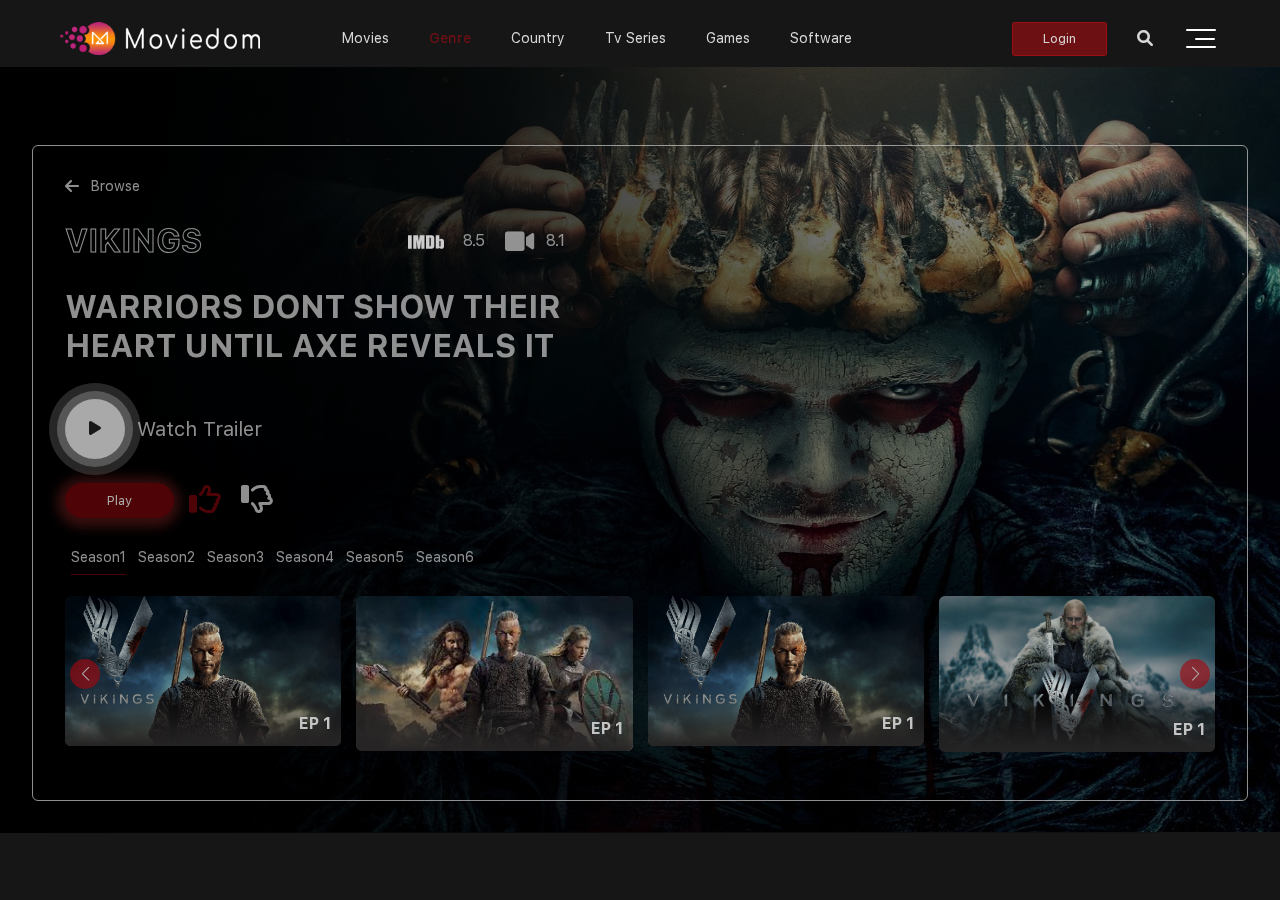
<file: tv-serial.html>
<!DOCTYPE html>
<html lang="en">
  <head>
    <meta charset="UTF-8" />
    <meta http-equiv="X-UA-Compatible" content="IE=edge" />
    <meta name="viewport" content="width=device-width, initial-scale=1.0" />
    <!-- favicon -->
    <link
      rel="shortcut icon"
      href="assets/images/logo/favicon.png"
      type="image/x-icon"
    />
    <!-- fontawesome -->
    <link
      rel="stylesheet"
      href="https://cdnjs.cloudflare.com/ajax/libs/font-awesome/6.0.0-beta3/css/all.min.css"
    />
    <!-- bootstrap -->
    <link rel="stylesheet" href="assets/css/bootstrap.min.css" />
    <!-- animate css -->
    <link rel="stylesheet" href="assets/css/animate.css" />
    <!-- lightcase css -->
    <link rel="stylesheet" href="assets/css/lightcase.css" />
    <!-- Swiper's CSS -->
    <link rel="stylesheet" href="assets/css/swiper.min.css" />
    <!-- owl carousel -->
    <link rel="stylesheet" href="assets/css/owl.carousel.min.css" />
    <!-- font css -->
    <link rel="stylesheet" href="assets/css/fonts.css" />
    <!-- custom -->
    <link rel="stylesheet" href="assets/sass/style.css" />

    <title>Moviedom</title>
  </head>

  <body>
    <!--preloading-->
    <div id="preloader">
      <img
        class="logo"
        src="assets/images/logo/logo.png"
        alt=""
        width="119"
        height="58"
      />
      <div id="status">
        <span></span>
        <span></span>
      </div>
    </div>
    <!--end of preloading-->

    <!-- header area start -->
    <header>
      <div class="header-sticky">
        <div class="theme-container">
          <div class="header-item">
            <div class="logo-area">
              <div class="logo">
                <a href="index.html">
                  <img src="assets/images/logo/logo.png" alt="logo-image" />
                </a>
              </div>
              <div class="main-menu">
                <ul class="menu-list">
                  <li><a href="all-movie.html">Movies</a></li>
                  <li>
                    <a href="#0" class="active">Genre</a>
                    <div class="sub-menu">
                      <ul class="sub-list genre" id="myDIV">
                        <li><a class="" href="#0">Action</a></li>
                        <li><a href="#0">Adventure</a></li>
                        <li><a href="#0">Animation</a></li>
                        <li><a href="#0">Biography</a></li>
                        <li><a href="#0">Costume</a></li>
                        <li><a href="#0">Comedy</a></li>
                        <li><a href="#0">Crime</a></li>
                        <li><a href="#0">Documentary</a></li>
                        <li><a href="#0">Drama</a></li>
                        <li><a href="#0">Family</a></li>
                        <li><a href="#0">Fantasy</a></li>
                        <li><a href="#0">Game-Show</a></li>
                        <li><a href="#0">History</a></li>
                        <li><a href="#0">Horror</a></li>
                        <li><a href="#0">Kungfu</a></li>
                        <li><a href="#0">Music</a></li>
                        <li><a href="#0">Mystery</a></li>
                        <li><a href="#0">Reality-TV</a></li>
                        <li><a href="#0">Romance</a></li>
                        <li><a href="#0">Sci-Fi</a></li>
                        <li><a href="#0">Sport</a></li>
                        <li><a href="#0">Thriller</a></li>
                        <li><a href="#0">TV Show</a></li>
                        <li><a href="#0">War</a></li>
                        <li><a href="#0">Western</a></li>
                      </ul>
                    </div>
                  </li>
                  <li><a href="#0">Country</a></li>
                  <li><a href="#0">Tv Series</a></li>
                  <li><a href="#0">Games</a></li>
                  <li><a href="#0">Software</a></li>
                </ul>
              </div>
            </div>
            <div class="user-item">
              <div class="item-list">
                <button
                  type="button"
                  class="btn"
                  data-bs-target="#login"
                  data-bs-toggle="modal"
                >
                  <span>Login</span>
                </button>
                <button type="button" class="search-bar">
                  <i class="fa fa-search"></i>
                </button>
                <div class="search-input">
                  <div class="search-input-icon">
                    <i class="fa fa-search info"></i>
                  </div>
                  <input
                    class="input"
                    type="text"
                    placeholder="Explore Info..."
                    tabindex="-1"
                    data-search="template-list"
                  />
                  <div class="search-input-close">
                    <i class="fa fa-times"></i>
                  </div>
                  <ul class="search-list search-list-main"></ul>
                </div>
                <button type="button" class="movie-sliderBtn">
                  <span></span>
                  <span></span>
                  <span></span>
                </button>
                <div class="movie-sidebar">
                  <div class="sidebar-title">
                    <h4>New Filims</h4>
                    <button type="button" id="croseBtn">
                      <i class="fa fa-times"></i>
                    </button>
                  </div>
                  <ul class="sidebar-menulist" id="accordionExample">
                    <li id="headingOne">
                      <a
                        href="#collapseOne"
                        class="drop-item collapsed"
                        data-bs-toggle="collapse"
                        aria-expanded="false"
                        aria-controls="collapseOne"
                        >Home</a
                      >
                      <div
                        id="collapseOne"
                        class="collapse"
                        aria-labelledby="headingOne"
                        data-bs-parent="#accordionExample"
                      >
                        <ul class="submenu">
                          <li><a href="index.html">Home</a></li>
                          <li><a href="movie.html">Movies</a></li>
                          <li><a href="all-movie.html">All Movies</a></li>
                          <li><a href="profile.html">Profile</a></li>
                          <li><a href="preference.html">Preference</a></li>
                          <li><a href="tv-serial.html">TV Show</a></li>
                        </ul>
                      </div>
                    </li>
                    <li><a href="#0">About</a></li>
                    <li id="headingTwo">
                      <a
                        href="#collapseTwo"
                        class="drop-item collapsed"
                        data-bs-toggle="collapse"
                        aria-expanded="false"
                        aria-controls="collapseTwo"
                        >Blogs</a
                      >
                      <div
                        id="collapseTwo"
                        class="collapse"
                        aria-labelledby="headingTwo"
                        data-bs-parent="#accordionExample"
                      >
                        <ul class="submenu">
                          <li><a href="#0">Item One</a></li>
                          <li><a href="#0">Lord of</a></li>
                          <li><a href="#0">Item Three</a></li>
                          <li><a href="#0">Item Four</a></li>
                        </ul>
                      </div>
                    </li>
                    <li><a href="#0">New Filims</a></li>
                    <li><a href="#0">Old Filims</a></li>
                    <li id="headingThree">
                      <a
                        href="#collapseThree"
                        class="drop-item collapsed"
                        data-bs-toggle="collapse"
                        aria-expanded="false"
                        aria-controls="collapseThree"
                        >Upcoming Movies</a
                      >
                      <div
                        id="collapseThree"
                        class="collapse"
                        aria-labelledby="headingThree"
                        data-bs-parent="#accordionExample"
                      >
                        <ul class="submenu">
                          <li><a href="#0">Jhon Wick</a></li>
                          <li><a href="#0">Return Of five</a></li>
                          <li><a href="#0">Ded Army</a></li>
                          <li><a href="#0">King Kong</a></li>
                        </ul>
                      </div>
                    </li>
                    <li><a href="#0">Action Movie</a></li>
                    <li><a href="#0">Thriller Movie</a></li>
                    <li><a href="#0">Most Evended</a></li>
                  </ul>
                  <!-- <ul class="filims-list">
                  <li>
                    <div class="filim-thumb">
                      <img src="assets/images/new-movie/01.jpg" alt="">
                      <div class="rating">
                        <span>Rating</span>
                        <button type="button"><i class="fa fa-star"></i></button>
                        <button type="button"><i class="fa fa-star"></i></button>
                        <button type="button"><i class="fa fa-star"></i></button>
                        <button type="button"><i class="fa fa-star"></i></button>
                        <button type="button"><i class="fa fa-star-half"></i></button>
                      </div>
                      <div class="movie-naming">
                        <h6>Spider Man</h6>
                        <span>2021</span>
                      </div>
                    </div>
                  </li>
                  <li>
                    <div class="filim-thumb">
                      <img src="assets/images/new-movie/02.jpg" alt="">
                      <div class="rating">
                        <span>Rating</span>
                        <button type="button"><i class="fa fa-star"></i></button>
                        <button type="button"><i class="fa fa-star"></i></button>
                        <button type="button"><i class="fa fa-star"></i></button>
                        <button type="button"><i class="fa fa-star"></i></button>
                        <button type="button"><i class="fa fa-star-half"></i></button>
                      </div>
                      <div class="movie-naming">
                        <h6>Army of the dead</h6>
                        <span>2021</span>
                      </div>
                    </div>
                  </li>
                  <li>
                    <div class="filim-thumb">
                      <img src="assets/images/new-movie/03.jpg" alt="">
                      <div class="rating">
                        <span>Rating</span>
                        <button type="button"><i class="fa fa-star"></i></button>
                        <button type="button"><i class="fa fa-star"></i></button>
                        <button type="button"><i class="fa fa-star"></i></button>
                        <button type="button"><i class="fa fa-star"></i></button>
                        <button type="button"><i class="fa fa-star-half"></i></button>
                      </div>
                      <div class="movie-naming">
                        <h6>Dora</h6>
                        <span>2021</span>
                      </div>
                    </div>
                  </li>
                </ul> -->
                </div>
              </div>
            </div>
            <div class="body-overlay"></div>
          </div>
        </div>
      </div>
    </header>
    <!-- header area ends  -->

    <!-- single area sart -->
    <section class="movie-single p-0">
      <div class="single-wrapper">
        <div class="single-inner">
          <!-- <div class="single-menu">
            <div class="menu-item">
              <div class="logo">
                <a href="index.html">
                  <img src="assets/images/logo/logo.png" alt="" />
                </a>
              </div>
              <ul class="menu-list">
                <li><a href="#0">Home</a></li>
                <li><a href="#0">Browse</a></li>
                <li><a href="#0">Recommended</a></li>
                <li><a href="#0">Watch list</a></li>
                <li><a href="#0">Series</a></li>
              </ul>
              <ul class="menu-list style-one">
                <li><a href="#0">My profile</a></li>
                <li><a href="#0">My Favorites</a></li>
                <li><a href="#0">Logout</a></li>
              </ul>
            </div>
          </div> -->
          <div class="single-details">
            <div class="details-inner">
              <div class="innering-inner">
                <div class="back-btn">
                  <a href="index.html">
                    <i class="fa fa-arrow-left"></i>
                    <span>Browse</span>
                  </a>
                </div>
                <div class="details-heading">
                  <div class="heading-flex">
                    <h2>Vikings</h2>
                    <div class="rating-flex">
                      <div class="movie-rating">
                        <span>
                          <svg
                            id="home_img"
                            class="ipc-logo"
                            xmlns="http://www.w3.org/2000/svg"
                            width="64"
                            height="24"
                            viewBox="0 0 64 32"
                            version="1.1"
                          >
                            <g fill="transparent">
                              <rect
                                x="0"
                                y="0"
                                width="100%"
                                height="100%"
                                rx="4"
                              ></rect>
                            </g>
                            <g
                              transform="translate(8.000000, 7.000000)"
                              fill="#fff"
                              fill-rule="nonzero"
                            >
                              <polygon points="0 18 5 18 5 0 0 0"></polygon>
                              <path
                                d="M15.6725178,0 L14.5534833,8.40846934 L13.8582008,3.83502426 C13.65661,2.37009263 13.4632474,1.09175121 13.278113,0 L7,0 L7,18 L11.2416347,18 L11.2580911,6.11380679 L13.0436094,18 L16.0633571,18 L17.7583653,5.8517865 L17.7707076,18 L22,18 L22,0 L15.6725178,0 Z"
                              ></path>
                              <path
                                d="M24,18 L24,0 L31.8045586,0 C33.5693522,0 35,1.41994415 35,3.17660424 L35,14.8233958 C35,16.5777858 33.5716617,18 31.8045586,18 L24,18 Z M29.8322479,3.2395236 C29.6339219,3.13233348 29.2545158,3.08072342 28.7026524,3.08072342 L28.7026524,14.8914865 C29.4312846,14.8914865 29.8796736,14.7604764 30.0478195,14.4865461 C30.2159654,14.2165858 30.3021941,13.486105 30.3021941,12.2871637 L30.3021941,5.3078959 C30.3021941,4.49404499 30.272014,3.97397442 30.2159654,3.74371416 C30.1599168,3.5134539 30.0348852,3.34671372 29.8322479,3.2395236 Z"
                              ></path>
                              <path
                                d="M44.4299079,4.50685823 L44.749518,4.50685823 C46.5447098,4.50685823 48,5.91267586 48,7.64486762 L48,14.8619906 C48,16.5950653 46.5451816,18 44.749518,18 L44.4299079,18 C43.3314617,18 42.3602746,17.4736618 41.7718697,16.6682739 L41.4838962,17.7687785 L37,17.7687785 L37,0 L41.7843263,0 L41.7843263,5.78053556 C42.4024982,5.01015739 43.3551514,4.50685823 44.4299079,4.50685823 Z M43.4055679,13.2842155 L43.4055679,9.01907814 C43.4055679,8.31433946 43.3603268,7.85185468 43.2660746,7.63896485 C43.1718224,7.42607505 42.7955881,7.2893916 42.5316822,7.2893916 C42.267776,7.2893916 41.8607934,7.40047379 41.7816216,7.58767002 L41.7816216,9.01907814 L41.7816216,13.4207851 L41.7816216,14.8074788 C41.8721037,15.0130276 42.2602358,15.1274059 42.5316822,15.1274059 C42.8031285,15.1274059 43.1982131,15.0166981 43.281155,14.8074788 C43.3640968,14.5982595 43.4055679,14.0880581 43.4055679,13.2842155 Z"
                              ></path>
                            </g>
                          </svg>
                        </span>
                        <span>8.5</span>
                      </div>
                      <div class="video-rating">
                        <i class="fa fa-video"></i>
                        <span>8.1</span>
                      </div>
                    </div>
                  </div>
                  <div class="single-title">
                    <h2>Warriors Dont Show Their heart until axe reveals it</h2>
                  </div>
                  <div class="trailer-btn">
                    <a href="#0" class="video-btn">
                      <i class="fa fa-play"></i>
                      <span class="before"></span>
                      <span class="after"></span>
                    </a>
                    <p>Watch Trailer</p>
                  </div>
                  <div class="play-btns">
                    <button type="button" class="btn"><span>Play</span></button>
                   <div class="sr-status">
                    <button type="button" class="active me-0">
                      <i class="far fa-thumbs-up"></i>
                    </button>
                    <button type="button">
                      <i class="far fa-thumbs-down"></i>
                    </button>
                   </div>
                  </div>
                </div>
                <ul class="nav nav-pills" id="pills-tab" role="tablist">
                  <li class="nav-item" role="presentation">
                    <button
                      class="nav-link active"
                      id="pills-season1-tab"
                      data-bs-toggle="pill"
                      data-bs-target="#pills-season1"
                      type="button"
                      role="tab"
                      aria-controls="pills-season1"
                      aria-selected="true"
                    >
                      Season1
                    </button>
                  </li>
                  <li class="nav-item" role="presentation">
                    <button
                      class="nav-link"
                      id="pills-season2-tab"
                      data-bs-toggle="pill"
                      data-bs-target="#pills-season2"
                      type="button"
                      role="tab"
                      aria-controls="pills-season2"
                      aria-selected="false"
                    >
                      Season2
                    </button>
                  </li>
                  <li class="nav-item" role="presentation">
                    <button
                      class="nav-link"
                      id="pills-season3-tab"
                      data-bs-toggle="pill"
                      data-bs-target="#pills-season3"
                      type="button"
                      role="tab"
                      aria-controls="pills-season3"
                      aria-selected="false"
                    >
                      Season3
                    </button>
                  </li>
                  <li class="nav-item" role="presentation">
                    <button
                      class="nav-link"
                      id="pills-season4-tab"
                      data-bs-toggle="pill"
                      data-bs-target="#pills-season4"
                      type="button"
                      role="tab"
                      aria-controls="pills-season4"
                      aria-selected="true"
                    >
                      Season4
                    </button>
                  </li>
                  <li class="nav-item" role="presentation">
                    <button
                      class="nav-link"
                      id="pills-season5-tab"
                      data-bs-toggle="pill"
                      data-bs-target="#pills-season5"
                      type="button"
                      role="tab"
                      aria-controls="pills-season5"
                      aria-selected="false"
                    >
                      Season5
                    </button>
                  </li>
                  <li class="nav-item" role="presentation">
                    <button
                      class="nav-link"
                      id="pills-season6-tab"
                      data-bs-toggle="pill"
                      data-bs-target="#pills-season6"
                      type="button"
                      role="tab"
                      aria-controls="pills-season6"
                      aria-selected="false"
                    >
                      Season6
                    </button>
                  </li>
                </ul>
                <div class="tab-content" id="pills-tabContent">
                  <div
                    class="tab-pane fade show active"
                    id="pills-season1"
                    role="tabpanel"
                    aria-labelledby="pills-season1-tab"
                  >
                    <div class="Series-wrapper">
                      <div class="single-serise-slider swiper mySwiper">
                        <div class="swiper-wrapper">
                          <div class="swiper-slide">
                            <div class="serise-card">
                              <div class="addMovie-card">
                                <div class="card-thumb">
                                  <img
                                    src="assets/images/serise/03.jpg"
                                    alt=""
                                  />
                                  <a href="#0" class="video-btn">
                                    <i class="far fa-play-circle"></i>
                                    <span class="before"></span>
                                    <span class="after"></span>
                                  </a>
                                  <div class="thumb-text">
                                    <h6>EP 1</h6>
                                  </div>
                                </div>
                              </div>
                            </div>
                          </div>
                          <div class="swiper-slide">
                            <div class="serise-card">
                              <div class="addMovie-card">
                                <div class="card-thumb">
                                  <img
                                    src="assets/images/serise/02.jpg"
                                    alt=""
                                  />
                                  <a href="#0" class="video-btn">
                                    <i class="far fa-play-circle"></i>
                                    <span class="before"></span>
                                    <span class="after"></span>
                                  </a>
                                  <div class="thumb-text">
                                    <h6>EP 1</h6>
                                  </div>
                                </div>
                              </div>
                            </div>
                          </div>
                          <div class="swiper-slide">
                            <div class="serise-card">
                              <div class="addMovie-card">
                                <div class="card-thumb">
                                  <img
                                    src="assets/images/serise/03.jpg"
                                    alt=""
                                  />
                                  <a href="#0" class="video-btn">
                                    <i class="far fa-play-circle"></i>
                                    <span class="before"></span>
                                    <span class="after"></span>
                                  </a>
                                  <div class="thumb-text">
                                    <h6>EP 1</h6>
                                  </div>
                                </div>
                              </div>
                            </div>
                          </div>
                          <div class="swiper-slide">
                            <div class="serise-card">
                              <div class="addMovie-card">
                                <div class="card-thumb">
                                  <img
                                    src="assets/images/serise/04.jpg"
                                    alt=""
                                  />
                                  <a href="#0" class="video-btn">
                                    <i class="far fa-play-circle"></i>
                                    <span class="before"></span>
                                    <span class="after"></span>
                                  </a>
                                  <div class="thumb-text">
                                    <h6>EP 1</h6>
                                  </div>
                                </div>
                              </div>
                            </div>
                          </div>
                          <div class="swiper-slide">
                            <div class="serise-card">
                              <div class="addMovie-card">
                                <div class="card-thumb">
                                  <img
                                    src="assets/images/serise/05.jpg"
                                    alt=""
                                  />
                                  <a href="#0" class="video-btn">
                                    <i class="far fa-play-circle"></i>
                                    <span class="before"></span>
                                    <span class="after"></span>
                                  </a>
                                  <div class="thumb-text">
                                    <h6>EP 1</h6>
                                  </div>
                                </div>
                              </div>
                            </div>
                          </div>
                          <div class="swiper-slide">
                            <div class="serise-card">
                              <div class="addMovie-card">
                                <div class="card-thumb">
                                  <img
                                    src="assets/images/serise/03.jpg"
                                    alt=""
                                  />
                                  <a href="#0" class="video-btn">
                                    <i class="far fa-play-circle"></i>
                                    <span class="before"></span>
                                    <span class="after"></span>
                                  </a>
                                  <div class="thumb-text">
                                    <h6>EP 1</h6>
                                  </div>
                                </div>
                              </div>
                            </div>
                          </div>
                          <div class="swiper-slide">
                            <div class="serise-card">
                              <div class="addMovie-card">
                                <div class="card-thumb">
                                  <img
                                    src="assets/images/serise/02.jpg"
                                    alt=""
                                  />
                                  <a href="#0" class="video-btn">
                                    <i class="far fa-play-circle"></i>
                                    <span class="before"></span>
                                    <span class="after"></span>
                                  </a>
                                  <div class="thumb-text">
                                    <h6>EP 1</h6>
                                  </div>
                                </div>
                              </div>
                            </div>
                          </div>
                          <div class="swiper-slide">
                            <div class="serise-card">
                              <div class="addMovie-card">
                                <div class="card-thumb">
                                  <img
                                    src="assets/images/serise/03.jpg"
                                    alt=""
                                  />
                                  <a href="#0" class="video-btn">
                                    <i class="far fa-play-circle"></i>
                                    <span class="before"></span>
                                    <span class="after"></span>
                                  </a>
                                  <div class="thumb-text">
                                    <h6>EP 1</h6>
                                  </div>
                                </div>
                              </div>
                            </div>
                          </div>
                          <div class="swiper-slide">
                            <div class="serise-card">
                              <div class="addMovie-card">
                                <div class="card-thumb">
                                  <img
                                    src="assets/images/serise/04.jpg"
                                    alt=""
                                  />
                                  <a href="#0" class="video-btn">
                                    <i class="far fa-play-circle"></i>
                                    <span class="before"></span>
                                    <span class="after"></span>
                                  </a>
                                  <div class="thumb-text">
                                    <h6>EP 1</h6>
                                  </div>
                                </div>
                              </div>
                            </div>
                          </div>
                        </div>
                        <div class="swiper-button-next button-next"></div>
                        <div class="swiper-button-prev button-prev"></div>
                      </div>
                    </div>
                  </div>
                  <div
                    class="tab-pane fade"
                    id="pills-season2"
                    role="tabpanel"
                    aria-labelledby="pills-season2-tab"
                  >
                    <p>No Movies available</p>
                  </div>
                  <div
                    class="tab-pane fade"
                    id="pills-season3"
                    role="tabpanel"
                    aria-labelledby="pills-season3-tab"
                  >
                    <p>No Movies available</p>
                  </div>
                  <div
                    class="tab-pane fade"
                    id="pills-season4"
                    role="tabpanel"
                    aria-labelledby="pills-season4-tab"
                  >
                    <p>No Movies available</p>
                  </div>
                  <div
                    class="tab-pane fade"
                    id="pills-season5"
                    role="tabpanel"
                    aria-labelledby="pills-season5-tab"
                  >
                    <p>No Movies available</p>
                  </div>
                  <div
                    class="tab-pane fade"
                    id="pills-season6"
                    role="tabpanel"
                    aria-labelledby="pills-season6-tab"
                  >
                    <p>No Movies available</p>
                  </div>
                </div>
              </div>
            </div>
          </div>
        </div>
      </div>
    </section>
    <!-- single area ends -->

    <!-- optional js -->
    <script src="assets/js/vendors.min.js"></script>
    <script src="assets/js/bootstrap.min.js"></script>
    <script src="assets/js/swiper.min.js"></script>
    <script src="assets/js/lightcase.js"></script>
    <script src="assets/js/tilt.js"></script>
    <script src="assets/js/owl.carousel.js"></script>
    <script src="assets/js/pages_js/movie.js"></script>
    <script src="assets/js/function.js"></script>
  </body>
</html>
</file>
<file: assets/css/fonts.css>
@font-face {
	font-family: 'Minion Pro';
	src: local('Minion Pro Semibold'), local('MinionPro-Semibold'),
			url('../fonts/MinionPro-Semibold.woff') format('woff'),
			url('../fonts/MinionPro-Semibold.ttf') format('truetype');
	font-weight: 600;
	font-style: normal;
	font-display: swap;
}

@font-face {
	font-family: 'Minion Pro';
	src: local('Minion Pro Regular'), local('MinionPro-Regular'),
			url('../fonts/MinionPro-Regular.woff') format('woff'),
			url('../fonts/MinionPro-Regular.ttf') format('truetype');
	font-weight: normal;
	font-style: normal;
	font-display: swap;
}

@font-face {
	font-family: 'Minion Pro';
	src: local('Minion Pro Bold'), local('MinionPro-Bold'),
			url('../fonts/MinionPro-Bold.woff') format('woff'),
			url('../fonts/MinionPro-Bold.ttf') format('truetype');
	font-weight: bold;
	font-style: normal;
	font-display: swap;
}

@font-face {
	font-family: 'Minion Pro';
	src: local('Minion Pro Medium'), local('MinionPro-Medium'),
			url('../fonts/MinionPro-Medium.woff') format('woff'),
			url('../fonts/MinionPro-Medium.ttf') format('truetype');
	font-weight: 500;
	font-style: normal;
	font-display: swap;
}

@font-face {
	font-family: 'SF Pro Display';
	src: local('SF Pro Display Bold'), local('SFProDisplay-Bold'),
			url('../fonts/SFProDisplay-Bold.woff') format('woff'),
			url('../fonts/SFProDisplay-Bold.ttf') format('truetype');
	font-weight: bold;
	font-style: normal;
	font-display: swap;
}

@font-face {
	font-family: 'SF Pro Display';
	src: local('SF Pro Display Semibold'), local('SFProDisplay-Semibold'),
			url('../fonts/SFProDisplay-Semibold.woff') format('woff'),
			url('../fonts/SFProDisplay-Semibold.ttf') format('truetype');
	font-weight: 600;
	font-style: normal;
	font-display: swap;
}

@font-face {
	font-family: 'SF Pro Text';
	src: local('SF Pro Text Light'), local('SFProText-Light'),
			url('../fonts/SFProText-Light.woff') format('woff'),
			url('../fonts/SFProText-Light.ttf') format('truetype');
	font-weight: 200;
	font-style: normal;
	font-display: swap;
}

@font-face {
	font-family: 'SF Pro Display';
	src: local('SF Pro Display Regular'), local('SFProDisplay-Regular'),
			url('../fonts/SFProDisplay-Regular.woff') format('woff'),
			url('../fonts/SFProDisplay-Regular.ttf') format('truetype');
	font-weight: normal;
	font-style: normal;
	font-display: swap;
}

@font-face {
	font-family: 'SF Pro Text';
	src: local('SF Pro Text Bold'), local('SFProText-Bold'),
			url('../fonts/SFProText-Bold.woff') format('woff'),
			url('../fonts/SFProText-Bold.ttf') format('truetype');
	font-weight: bold;
	font-style: normal;
	font-display: swap;
}

@font-face {
	font-family: 'SF Pro Text';
	src: local('SF Pro Text Regular'), local('SFProText-Regular'),
			url('../fonts/SFProText-Regular.woff') format('woff'),
			url('../fonts/SFProText-Regular.ttf') format('truetype');
	font-weight: normal;
	font-style: normal;
	font-display: swap;
}

@font-face {
	font-family: 'SF Pro Text';
	src: local('SF Pro Text Semibold'), local('SFProText-Semibold'),
			url('../fonts/SFProText-Semibold.woff') format('woff'),
			url('../fonts/SFProText-Semibold.ttf') format('truetype');
	font-weight: 600;
	font-style: normal;
	font-display: swap;
}

@font-face {
	font-family: 'SF Pro Text';
	src: local('SF Pro Text Medium'), local('SFProText-Medium'),
			url('../fonts/SFProText-Medium.woff') format('woff'),
			url('../fonts/SFProText-Medium.ttf') format('truetype');
	font-weight: 500;
	font-style: normal;
	font-display: swap;
}
</file>
<file: assets/sass/style.css>
/**
overflow
*/
/*!
<----------------------------------------
  Theme Name: moviedom.
  Theme URI: https://www.itdom.de/.
  Author: itdom.
  Author URI: https://www.itdom.de/.
  Description: moviedom is a Creative HTML5 Template for Saas, Startup & any ytpe of confarence.
  Version: 1.0.0
  Tags: app, moviedom E-media, app landing page, app showcase template, application services, gradient color, landing, marketing, responsive template, seo, software, Software Services, startup, tech, web application landing page.
---------------------------------------->
*/
/*
>>> TABLE OF CONTENTS:
<----------------------------------------------------------------
  01. Default CSS
  02. Global css
  03. Header
  04. sidebar menu
  05. pricing
  06. social media
  07. footer
---------------------------------------------------------------->


/*--------------------------------------------------------------
Typography
--------------------------------------------------------------*/
* {
  padding: 0;
  margin: 0;
  -webkit-box-sizing: border-box;
          box-sizing: border-box;
  outline: none;
  border: none;
}

body {
  position: relative;
  overflow-x: hidden !important;
}

body,
button,
input,
select,
textarea {
  color: #716c80;
  font-family: "SF Pro Text";
  font-size: 1rem;
  font-weight: 400;
  outline: none;
  border: none;
}

body input::-webkit-inner-spin-button,
body input::-webkit-outer-spin-button,
button input::-webkit-inner-spin-button,
button input::-webkit-outer-spin-button,
input input::-webkit-inner-spin-button,
input input::-webkit-outer-spin-button,
select input::-webkit-inner-spin-button,
select input::-webkit-outer-spin-button,
textarea input::-webkit-inner-spin-button,
textarea input::-webkit-outer-spin-button {
  -webkit-appearance: none;
  margin: 0;
}

h1 {
  font-size: 60px;
}

h2 {
  font-size: 60px;
}

h3 {
  font-size: 25px;
}

h4 {
  font-size: 20px;
}

h5 {
  font-size: 18px;
}

h6 {
  font-size: 16px;
}

h1,
h2,
h3,
h4,
h5,
h6 {
  color: #1f202a;
  font-weight: 700;
  font-family: "SF Pro Text";
  line-height: 1.5;
  text-transform: capitalize;
}

h1 > a,
h2 > a,
h3 > a,
h4 > a,
h5 > a,
h6 > a {
  color: inherit;
  font-size: inherit;
  font-weight: 700;
  font-family: "SF Pro Text";
}

@media screen and (min-width: 576px) {
  h1 {
    font-size: 100px;
  }
  h2 {
    font-size: 60px;
  }
  h3 {
    font-size: 25px;
  }
  h4 {
    font-size: 20px;
  }
  h5 {
    font-size: 18px;
  }
  h6 {
    font-size: 16px;
  }
}

p {
  font-size: 15px;
  margin: 0 0 15px;
  color: #1f202a;
  line-height: 1.5;
  font-family: "SF Pro Text";
}

span {
  font-family: "SF Pro Text";
  font-size: 15px;
}

a {
  color: #716c80;
  text-decoration: none;
  display: inline-block;
  outline: none;
  font-family: "SF Pro Text";
  -webkit-transition: all 0.5s ease;
  transition: all 0.5s ease;
}

a:hover {
  text-decoration: none;
}

a:focus {
  outline: none;
}

a:hover,
a:active {
  color: #000;
  outline: 0;
}

img,
video {
  height: auto;
  max-width: 100%;
  -webkit-transition: all 0.5s ease;
  transition: all 0.5s ease;
}

ul {
  padding: 0;
  margin: 0;
  list-style: none;
}

/*======= all custom btn css =======*/
button.btn {
  display: -webkit-inline-box;
  display: -ms-inline-flexbox;
  display: inline-flex;
}

.btn {
  font-size: 14px;
  padding: 8px 30px;
  border: none;
  cursor: pointer;
  outline: none;
  display: -webkit-inline-box;
  display: -ms-inline-flexbox;
  display: inline-flex;
  -webkit-box-align: center;
      -ms-flex-align: center;
          align-items: center;
  overflow: hidden;
  border-radius: 3px;
  position: relative;
  background: #ca0a137a;
  border: 1px solid #ca0a137a;
  -webkit-transition: all 0.3s ease-in-out;
  transition: all 0.3s ease-in-out;
}

.btn:focus {
  -webkit-box-shadow: none;
          box-shadow: none;
}

.btn:hover {
  background: rgba(246, 140, 31, 0.2);
  border-color: #d8d6d6;
}

.btn:hover span,
.btn:hover i {
  color: rgba(255, 255, 255, 0.7);
}

.btn i {
  color: #d8d6d6;
}

.btn span {
  font-size: 13px;
  color: #d8d6d6;
}

.btn .btn-ripple {
  background: rgba(199, 119, 119, 0.3);
  position: absolute;
  border-radius: 100%;
  -webkit-animation: ripple 1s;
          animation: ripple 1s;
  -webkit-transform: scale(0);
          transform: scale(0);
}

.btn-outline {
  background: transparent;
  border: 1px solid #161616;
}

.btn-outline span {
  color: #161616;
}

.watch-btn {
  display: -webkit-box;
  display: -ms-flexbox;
  display: flex;
  -webkit-box-align: center;
      -ms-flex-align: center;
          align-items: center;
  padding: 8px 26px;
  border-radius: 25px;
  margin-right: 16px;
  position: relative;
  border: 1px solid #ca0a137a;
  background: transparent;
  -webkit-box-shadow: 2px 1px 8px 1px rgba(232, 58, 153, 0.5);
          box-shadow: 2px 1px 8px 1px rgba(232, 58, 153, 0.5);
}

.watch-btn::after {
  position: absolute;
  content: "";
  height: 100%;
  width: 0;
  top: 0;
  left: auto;
  right: 0;
  border-radius: 25px;
  background: #f68c1f;
  -webkit-transition: all 0.3s ease-in-out;
  transition: all 0.3s ease-in-out;
}

.watch-btn:hover {
  color: #ca0a137a;
  border-color: #d8d6d6;
}

.watch-btn:hover::after {
  width: 100%;
  left: 0;
  right: auto;
}

.watch-btn:hover span,
.watch-btn:hover i {
  z-index: 1;
  position: relative;
  color: rgba(255, 255, 255, 0.7);
}

/*======= all custom btn css =======*/
@-webkit-keyframes ripple {
  100% {
    -webkit-transform: scale(2);
            transform: scale(2);
    opacity: 0;
  }
}
@keyframes ripple {
  100% {
    -webkit-transform: scale(2);
            transform: scale(2);
    opacity: 0;
  }
}

.section-header-style {
  -webkit-box-align: center;
      -ms-flex-align: center;
          align-items: center;
  -webkit-box-pack: justify;
      -ms-flex-pack: justify;
          justify-content: space-between;
}

.section-header-style h4 {
  margin: 0;
  color: rgba(255, 255, 255, 0.7);
  line-height: 20px;
}

.section-header-style a {
  font-size: 14px;
  color: rgba(255, 255, 255, 0.7);
  text-decoration: none;
}

.swiper-button-next.button-next, .swiper-button-next.button-prev, .swiper-button-prev.button-next, .swiper-button-prev.button-prev {
  width: 40px;
}

.swiper-button-next.button-next::after, .swiper-button-next.button-prev::after, .swiper-button-prev.button-next::after, .swiper-button-prev.button-prev::after {
  font-size: 16px;
  line-height: 40px;
  height: 40px;
  width: 40px;
  color: #d8d6d6;
  text-align: center;
  background: #ca0a13a1;
}

.swiper-button-next.button-next.swiper-button-next, .swiper-button-next.button-prev.swiper-button-next, .swiper-button-prev.button-next.swiper-button-next, .swiper-button-prev.button-prev.swiper-button-next {
  right: 0;
}

.swiper-button-next.button-next.swiper-button-next::after, .swiper-button-next.button-prev.swiper-button-next::after, .swiper-button-prev.button-next.swiper-button-next::after, .swiper-button-prev.button-prev.swiper-button-next::after {
  border-radius: 100% 0 0 100%;
}

.swiper-button-next.button-next.swiper-button-prev, .swiper-button-next.button-prev.swiper-button-prev, .swiper-button-prev.button-next.swiper-button-prev, .swiper-button-prev.button-prev.swiper-button-prev {
  left: 0;
}

.swiper-button-next.button-next.swiper-button-prev::after, .swiper-button-next.button-prev.swiper-button-prev::after, .swiper-button-prev.button-next.swiper-button-prev::after, .swiper-button-prev.button-prev.swiper-button-prev::after {
  border-radius: 0 100% 100% 0;
}

.swiper-button-next.style-next::after, .swiper-button-next.style-prev::after, .swiper-button-prev.style-next::after, .swiper-button-prev.style-prev::after {
  font-size: 16px;
  line-height: 40px;
  height: 40px;
  width: 40px;
  color: #d8d6d6;
  text-align: center;
  background: #ca0a13a1;
}

.swiper-button-next.style-next.swiper-button-next, .swiper-button-next.style-prev.swiper-button-next, .swiper-button-prev.style-next.swiper-button-next, .swiper-button-prev.style-prev.swiper-button-next {
  left: 0;
}

.swiper-button-next.style-next.swiper-button-next::after, .swiper-button-next.style-prev.swiper-button-next::after, .swiper-button-prev.style-next.swiper-button-next::after, .swiper-button-prev.style-prev.swiper-button-next::after {
  border-radius: 0 100% 100% 0;
}

.swiper-button-next.style-next.swiper-button-prev, .swiper-button-next.style-prev.swiper-button-prev, .swiper-button-prev.style-next.swiper-button-prev, .swiper-button-prev.style-prev.swiper-button-prev {
  right: 0;
}

.swiper-button-next.style-next.swiper-button-prev::after, .swiper-button-next.style-prev.swiper-button-prev::after, .swiper-button-prev.style-next.swiper-button-prev::after, .swiper-button-prev.style-prev.swiper-button-prev::after {
  border-radius: 100% 0 0 100%;
}

form .input-group {
  position: relative;
}

form .input-group input {
  border-radius: 3px !important;
}

form .input-group input.form-control {
  width: 100%;
  height: 40px;
  font-size: 14px;
  margin-left: 0;
  border: 1px solid #ddd;
  background: transparent;
  -webkit-transition: all 0.3s ease-in-out;
  transition: all 0.3s ease-in-out;
}

form .input-group input.form-control::-webkit-input-placeholder {
  font-size: 12px;
  color: silver;
  -webkit-transition: all 0.3s ease-in-out;
  transition: all 0.3s ease-in-out;
}

form .input-group input.form-control:-ms-input-placeholder {
  font-size: 12px;
  color: silver;
  -webkit-transition: all 0.3s ease-in-out;
  transition: all 0.3s ease-in-out;
}

form .input-group input.form-control::-ms-input-placeholder {
  font-size: 12px;
  color: silver;
  -webkit-transition: all 0.3s ease-in-out;
  transition: all 0.3s ease-in-out;
}

form .input-group input.form-control::placeholder {
  font-size: 12px;
  color: silver;
  -webkit-transition: all 0.3s ease-in-out;
  transition: all 0.3s ease-in-out;
}

form .input-group input.form-control:focus {
  border: 1px solid #000;
  -webkit-box-shadow: none;
          box-shadow: none;
}

form .input-group input.form-control:focus::-webkit-input-placeholder {
  color: #000;
  padding-left: 5px;
}

form .input-group input.form-control:focus:-ms-input-placeholder {
  color: #000;
  padding-left: 5px;
}

form .input-group input.form-control:focus::-ms-input-placeholder {
  color: #000;
  padding-left: 5px;
}

form .input-group input.form-control:focus::placeholder {
  color: #000;
  padding-left: 5px;
}

form .input-group input.form-control:focus ~ i {
  color: #000;
}

form .input-group input.form-control:focus ~ i svg g path {
  fill: #000;
}

form .input-group i {
  position: absolute;
  top: 50%;
  left: 10px;
  color: #ca0a137a;
  z-index: 9;
  -webkit-transform: translateY(-50%);
          transform: translateY(-50%);
}

form .input-group i.view_pass {
  left: auto;
  right: 10px;
  cursor: pointer;
}

form .input-group label {
  position: absolute;
  font-size: 12px;
  top: 50%;
  left: 10px;
  opacity: 0;
  padding: 0 5px;
  background: #fff;
  z-index: 9;
  -webkit-transform: translateY(-50%);
          transform: translateY(-50%);
  -webkit-transition: all 0.3s ease-in-out;
  transition: all 0.3s ease-in-out;
}

form .input-group textarea {
  padding: 10px;
  width: 100%;
  font-size: 12px;
  height: 100px !important;
  border: 1px solid #ddd;
  border-radius: 3px !important;
  background: transparent;
  -webkit-transition: all 0.3s ease-in-out;
  transition: all 0.3s ease-in-out;
}

form .input-group textarea::-webkit-input-placeholder {
  color: #161616;
  font-size: 14px;
  -webkit-transition: all 0.3s ease-in-out;
  transition: all 0.3s ease-in-out;
}

form .input-group textarea:-ms-input-placeholder {
  color: #161616;
  font-size: 14px;
  -webkit-transition: all 0.3s ease-in-out;
  transition: all 0.3s ease-in-out;
}

form .input-group textarea::-ms-input-placeholder {
  color: #161616;
  font-size: 14px;
  -webkit-transition: all 0.3s ease-in-out;
  transition: all 0.3s ease-in-out;
}

form .input-group textarea::placeholder {
  color: #161616;
  font-size: 14px;
  -webkit-transition: all 0.3s ease-in-out;
  transition: all 0.3s ease-in-out;
}

form .input-group textarea:focus {
  -webkit-box-shadow: none;
          box-shadow: none;
  border-color: #000;
}

form .input-group textarea:focus::-webkit-input-placeholder {
  color: #000;
  padding-left: 5px;
}

form .input-group textarea:focus:-ms-input-placeholder {
  color: #000;
  padding-left: 5px;
}

form .input-group textarea:focus::-ms-input-placeholder {
  color: #000;
  padding-left: 5px;
}

form .input-group textarea:focus::placeholder {
  color: #000;
  padding-left: 5px;
}

form .input-group.textarea-style label {
  position: absolute;
  top: 10px;
  left: 10px;
  -webkit-transform: translateY(0);
          transform: translateY(0);
}

form .input-sellect label {
  display: block;
}

form .input-sellect select {
  height: 40px;
  padding: 10px;
  width: 100%;
  border-radius: 3px;
  border: 1px solid #ca0a137a;
}

.input-group > input:not(:placeholder-shown) ~ label {
  top: -12px;
  left: 10px;
  opacity: 1;
}

/*======= all scrollbar css =====*/
::-webkit-scrollbar-track {
  border-radius: 5px;
  -webkit-box-shadow: inset 0 0 6px rgba(0, 0, 0, 0.3);
}

::-webkit-scrollbar {
  width: 5px;
}

::-webkit-scrollbar-thumb {
  background-color: #ca0a137a;
  border-radius: 5px;
}

.section-header-style, header .header-sticky .header-item, header .header-sticky .header-item .logo-area, header .header-sticky .header-item .logo-area .main-menu ul.menu-list, header .header-sticky .header-item .logo-area .main-menu ul.menu-list li .sub-menu ul.sub-list, header .header-sticky .header-item .user-item .item-list, .banner-area .banner-slides .swiper-wrapper .swiper-slide .movie-content ul.movie-categori, .banner-area .banner-slides .swiper-wrapper .swiper-slide .movie-content .movie-dateline ul.release-list, .search-area .section-wrapper .search-menu ul.search-list, .search-area .section-wrapper .search-content, .search-area .section-wrapper .search-content .search-movie ul.movie-list, .tv-show-area .movie-cate, .tv-show-area .movie-cate .cate-title-left, .tv-show-area .poster-card .poster-box .poster-language-box, .tv-show-area .poster-card .poster-expanded-box, .tv-show-area .poster-card .poster-expanded-box .poster-details, .tv-show-area .poster-card .poster-expanded-box .poster-action-btns i, .featured-area .featured-content .section-wrapper .wrap-menu, .watching-area .section-header, .watching-area .section-wrapper .watching-slider .swiper-wrapper .swiper-slide .watch-item.post-item, .watching-area .section-wrapper .watching-slider .swiper-wrapper .swiper-slide .watch-item.post-item .item-text .sr-status, .tranding-area .section-header, .kids-area .section-wrapper .wrap-menu, .kids-area .section-wrapper .tab-content .tab-pane .kids-movie-gallery .gallery-item, .coming-soon .section-wrapper .movie-wrapper ul.countdown, .movies-banner .movies-banner-slider .swiper-wrapper .swiper-slide .movies-description, .movies-banner .movies-banner-slider .swiper-wrapper .swiper-slide .movies-description .description-inner .movi-gen, .movies-banner .movies-banner-slider .swiper-wrapper .swiper-slide .movies-description .description-inner .movi-gen ul.gen-list, .movies-banner .movies-banner-slider .swiper-wrapper .swiper-slide .movies-description .description-inner ul.btn-list, .trand-item .item-thumb ul.cart-list, .trand-item .item-text a.flex-text, .movie-filter-area .filter-content, .movie-filter-area .filter-content .sort-by, .movie-filter-area .filter-content .sort-by .filter-group, .movie-filter-area .filter-content .sort-by .filter-group ul.group-list, .movie-filter-area .filter-content .rating-by, .movie-filter-area .filter-movie, .movie-filter-area .filter-movie .movie-col .trand-item .dr-thumb .info ul.cart-lists, .movie-filter-area .filter-movie .movie-col .trand-item .dr-thumb .info .movie-btn, .user-breadcam .user-row, .user-breadcam .user-row .user-profile, .user-breadcam .user-row .user-flex, .user-breadcam .user-row .user-flex .user-watched ul.watchCount, .user-breadcam .user-row .user-flex .user-follower ul.followers-list, .user-breadcam .user-row .user-flex .favorite-cate ul.cate-list, .movie-tab .favorite-movies .movies-wrapper .wrap-inner, .movie-tab .favorite-tv-shows .movies-wrapper .wrap-inner, .movie-tab .like-videos .videos-wrapper .wrap-inner, .movie-tab .followed-playlist .playlist-wrapper .wrap-inner, .addMovie-card .card-thumb ul.cart-list, .addMovie-card .card-text, .preference-area .wrap-menu ul.menulist, .preference-area .section-wrapper .favorite-movielist .movielist, .movie-single .single-wrapper .single-inner, .movie-single .single-wrapper .single-inner .single-details .details-inner .innering-inner .details-heading .heading-flex, .movie-single .single-wrapper .single-inner .single-details .details-inner .innering-inner .details-heading .rating-flex, .movie-single .single-wrapper .single-inner .single-details .details-inner .innering-inner .trailer-btn, .movie-details-section .details-box .theme-container, .movie-details-section .details-box .theme-container .row .overview, .comment-section .write-comment-input, .comment-section .conmment-list .list-themble, .comment-section .conmment-list ul.list-item li .post-item .item-title, .comment-section .conmment-list ul.list-item li .post-item .item-inner .commenter, .comment-section .conmment-list ul.list-item li .post-item .item-inner .comment-reply {
  display: -webkit-box;
  display: -ms-flexbox;
  display: flex;
  -ms-flex-wrap: wrap;
      flex-wrap: wrap;
}

.banner-area .banner-slides .swiper-wrapper .swiper-slide .movie-content ul.movie-categori li span::after, .banner-area .banner-slides .swiper-wrapper .swiper-slide .movie-content .movie-dateline ul.release-list li::after, .featured-area .featured-content .section-wrapper .tab-content .tab-pane .swiper.featured-slider .swiper-wrapper .swiper-slide .post-item .item-thumb::after, .featured-area .featured-content .section-wrapper .tab-content .tab-pane .swiper.featured-slider .swiper-wrapper .swiper-slide .post-item .item-thumb a.video-btn span.before, .featured-area .featured-content .section-wrapper .tab-content .tab-pane .swiper.featured-slider .swiper-wrapper .swiper-slide .post-item .item-thumb a.video-btn span.after, .watching-area .section-wrapper .watching-slider .swiper-wrapper .swiper-slide .watch-item.post-item .item-text .watch-bar::after, .tranding-area .section-wrapper .tranding-slider .swiper-wrapper .swiper-slide .tranding-item.post-item .item-thumb a.video-btn span.before, .tranding-area .section-wrapper .tranding-slider .swiper-wrapper .swiper-slide .tranding-item.post-item .item-thumb a.video-btn span.after, .viewed-item.post-item .item-thumb::after, .viewed-item.post-item .item-thumb a.video-btn span.before, .viewed-item.post-item .item-thumb a.video-btn span.after, .kids-area .section-wrapper .tab-content .tab-pane .kids-movie-gallery .gallery-thumb::after, .kids-area .section-wrapper .tab-content .tab-pane .kids-movie-gallery .gallery-thumb button.video-btn span.before, .kids-area .section-wrapper .tab-content .tab-pane .kids-movie-gallery .gallery-thumb button.video-btn span.after, .footer-area .flex-parent .flex-child ul li a::after, .coming-soon .section-wrapper .movie-trailer a span.before, .coming-soon .section-wrapper .movie-trailer a span.after, .actors-area .section-wrapper .actors-home-slider .swiper-wrapper .swiper-slide .post-item .item-thumb::after, .movies-banner .movies-banner-slider .swiper-wrapper .swiper-slide::after, .movies-banner .movies-banner-slider .swiper-wrapper .swiper-slide .movies-description .description-inner .movi-gen ul.gen-list li span::after, .trands-area::after, .trand-item .item-thumb::after, .paginationx.movie-pagination a:hover::after, .paginationx li a.active::before, .user-breadcam .user-row .user-profile .profile-thumb::after, .addMovie-card .card-thumb::after, .addMovie-card .card-thumb::before, .addMovie-card .card-thumb a.video-btn span.before, .addMovie-card .card-thumb a.video-btn span.after, .movie-single .single-wrapper .single-inner .single-details::after, .movie-single .single-wrapper .single-inner .single-details .details-inner .innering-inner .trailer-btn a.video-btn span::before, .movie-single .single-wrapper .single-inner .single-details .details-inner .innering-inner .trailer-btn a.video-btn span::after, .movie-details-section .details-box .video-controle-box a span.before, .movie-details-section .details-box .video-controle-box a span.after, .movie-details-section .details-box .theme-container .details-content .series-cast .actor-wrapper .cast-slider::after, .comment-section .comments .title-border::before, .comment-section .comments .title-border::after, .comment-section .conmment-list ul.list-item::before, .comment-section .conmment-list ul.list-item li .post-item .item-title::after, .comment-section .recent-movies .viewed-item.post-item .item-thumb::after {
  position: absolute;
  content: "";
}

@-webkit-keyframes fadeEffect {
  from {
    opacity: 0;
  }
  to {
    opacity: 1;
  }
}

@keyframes fadeEffect {
  from {
    opacity: 0;
  }
  to {
    opacity: 1;
  }
}

@keyframes preloader-fx {
  0% {
    -webkit-transform: scale(0, 0);
    transform: scale(0, 0);
    opacity: 0.5;
  }
  100% {
    -webkit-transform: scale(1, 1);
    transform: scale(1, 1);
    opacity: 0;
  }
}

@-webkit-keyframes preloader-fx {
  0% {
    -webkit-transform: scale(0, 0);
    opacity: 0.5;
  }
  100% {
    -webkit-transform: scale(1, 1);
    opacity: 0;
  }
}

@-webkit-keyframes collection {
  0% {
    opacity: 1;
  }
  40% {
    opacity: 1;
  }
  100% {
    width: 200%;
    height: 200%;
    opacity: 0;
  }
}

@keyframes collection {
  0% {
    opacity: 1;
  }
  40% {
    opacity: 1;
  }
  100% {
    width: 200%;
    height: 200%;
    opacity: 0;
  }
}

.theme-container {
  width: 100%;
  padding: 0 30px;
}

@media (min-width: 992px) {
  .theme-container {
    padding: 0 60px;
  }
}

.center {
  display: -webkit-box;
  display: -ms-flexbox;
  display: flex;
  -webkit-box-pack: center;
      -ms-flex-pack: center;
          justify-content: center;
  -webkit-box-align: center;
      -ms-flex-align: center;
          align-items: center;
}

.bar-title {
  color: #f68c1f;
  position: relative;
  padding: 0.5rem 0;
  margin-bottom: 1.5rem;
}

.bar-title::after {
  position: absolute;
  bottom: 0;
  left: 0;
  height: 3px;
  width: 100%;
  content: "";
  background: -webkit-gradient(linear, left top, right top, from(transparent), color-stop(rgba(246, 140, 31, 0.2)), to(transparent));
  background: linear-gradient(to right, transparent, rgba(246, 140, 31, 0.2), transparent);
}

header {
  position: relative;
}

header .header-sticky {
  position: fixed;
  top: 0;
  left: 0;
  z-index: 111;
  width: 100%;
  padding: 20px 0;
  -webkit-transition: all 0.3s ease-in-out;
  transition: all 0.3s ease-in-out;
}

header .header-sticky.menu-fixed {
  background: -webkit-gradient(linear, left bottom, left top, from(#000), to(#333));
  background: linear-gradient(to top, #000, #333);
}

header .header-sticky.style-one {
  -webkit-box-shadow: 0px 4px 5px 0px #b37f7f1a;
          box-shadow: 0px 4px 5px 0px #b37f7f1a;
}

header .header-sticky .header-item {
  -webkit-box-align: center;
      -ms-flex-align: center;
          align-items: center;
  -webkit-box-pack: justify;
      -ms-flex-pack: justify;
          justify-content: space-between;
}

header .header-sticky .header-item .logo-area {
  width: 75%;
  -webkit-box-align: center;
      -ms-flex-align: center;
          align-items: center;
  -webkit-box-pack: justify;
      -ms-flex-pack: justify;
          justify-content: space-between;
}

@media (min-width: 992px) {
  header .header-sticky .header-item .logo-area {
    width: 75%;
  }
}

@media (min-width: 1200px) {
  header .header-sticky .header-item .logo-area {
    width: 70%;
  }
}

@media (min-width: 1350px) {
  header .header-sticky .header-item .logo-area {
    width: 65%;
  }
}

header .header-sticky .header-item .logo-area .logo {
  width: 100px;
}

@media (min-width: 992px) {
  header .header-sticky .header-item .logo-area .logo {
    width: 150px;
  }
}

@media (min-width: 1200px) {
  header .header-sticky .header-item .logo-area .logo {
    width: 200px;
  }
}

header .header-sticky .header-item .logo-area .logo a {
  display: inline-block;
  text-decoration: none;
}

header .header-sticky .header-item .logo-area .logo a img {
  width: 100%;
}

header .header-sticky .header-item .logo-area .main-menu ul.menu-list {
  padding: 0;
  margin: 0;
  list-style: none;
  -webkit-box-align: center;
      -ms-flex-align: center;
          align-items: center;
}

header .header-sticky .header-item .logo-area .main-menu ul.menu-list li {
  margin: 0 5px;
  position: relative;
}

@media (min-width: 992px) {
  header .header-sticky .header-item .logo-area .main-menu ul.menu-list li {
    margin: 0 10px;
  }
}

@media (min-width: 1200px) {
  header .header-sticky .header-item .logo-area .main-menu ul.menu-list li {
    margin: 0 15px;
  }
}

header .header-sticky .header-item .logo-area .main-menu ul.menu-list li:hover .sub-menu {
  opacity: 1;
  visibility: visible;
  -webkit-transform: translateY(10px);
          transform: translateY(10px);
}

header .header-sticky .header-item .logo-area .main-menu ul.menu-list li a {
  padding: 5px;
  display: inline-block;
  font-size: 14px;
  color: #d8d6d6;
  text-decoration: none;
  -webkit-transition: all 0.3s ease-in-out;
  transition: all 0.3s ease-in-out;
}

header .header-sticky .header-item .logo-area .main-menu ul.menu-list li a.active {
  font-weight: 500;
  color: #ca0a137a;
}

header .header-sticky .header-item .logo-area .main-menu ul.menu-list li a:hover {
  color: #ca0a137a;
}

header .header-sticky .header-item .logo-area .main-menu ul.menu-list li .sub-menu {
  position: absolute;
  top: 100%;
  left: 0;
  width: 450px;
  min-width: 10rem;
  opacity: 0;
  visibility: hidden;
  background: #161616;
  border-radius: 6px;
  padding: 10px 15px;
  -webkit-box-shadow: 0 2px 10px #020916;
          box-shadow: 0 2px 10px #020916;
  -webkit-transition: all 0.3s ease-in-out;
  transition: all 0.3s ease-in-out;
}

header .header-sticky .header-item .logo-area .main-menu ul.menu-list li .sub-menu ul.sub-list {
  padding: 0;
  margin: 0;
  list-style: none;
  background: transparent;
  -webkit-box-pack: start;
      -ms-flex-pack: start;
          justify-content: flex-start;
}

header .header-sticky .header-item .logo-area .main-menu ul.menu-list li .sub-menu ul.sub-list li {
  margin: 5px;
  width: calc(100% / 3 - 10px);
}

header .header-sticky .header-item .logo-area .main-menu ul.menu-list li .sub-menu ul.sub-list li a {
  color: #abb7c4;
  -webkit-transition: all 0.3s ease-in-out;
  transition: all 0.3s ease-in-out;
}

header .header-sticky .header-item .logo-area .main-menu ul.menu-list li .sub-menu ul.sub-list li a:hover {
  color: #ca0a137a;
}

header .header-sticky .header-item .user-item {
  width: calc(100% - 75%);
}

@media (min-width: 992px) {
  header .header-sticky .header-item .user-item {
    width: calc(100% - 75%);
  }
}

@media (min-width: 1200px) {
  header .header-sticky .header-item .user-item {
    width: calc(100% - 70%);
  }
}

@media (min-width: 1350px) {
  header .header-sticky .header-item .user-item {
    width: calc(100% - 65%);
  }
}

header .header-sticky .header-item .user-item .item-list {
  -webkit-box-align: center;
      -ms-flex-align: center;
          align-items: center;
  -webkit-box-pack: end;
      -ms-flex-pack: end;
          justify-content: flex-end;
}

header .header-sticky .header-item .user-item .item-list button.btn {
  padding: 6px 30px;
}

header .header-sticky .header-item .user-item .item-list .user-login .profile-dropdown {
  position: relative;
  margin: auto;
  font-weight: bold;
  font-size: 1.3rem;
  border-radius: 6px;
  -webkit-user-select: none;
  -moz-user-select: none;
  -ms-user-select: none;
  user-select: none;
}

header .header-sticky .header-item .user-item .item-list .user-login .profile-dropdown * {
  -webkit-user-select: none;
  -moz-user-select: none;
  -ms-user-select: none;
  user-select: none;
}

header .header-sticky .header-item .user-item .item-list .user-login .profile-dropdown button.dropdown-toggle {
  display: -webkit-box;
  display: -ms-flexbox;
  display: flex;
  -webkit-box-align: center;
      -ms-flex-align: center;
          align-items: center;
  background: transparent;
}

header .header-sticky .header-item .user-item .item-list .user-login .profile-dropdown button.dropdown-toggle img {
  display: inline-block;
  background: #d9d9d9;
  height: 2rem;
  vertical-align: middle;
  margin-right: 0.5rem;
  border-radius: 50%;
}

header .header-sticky .header-item .user-item .item-list .user-login .profile-dropdown button.dropdown-toggle span {
  color: rgba(255, 255, 255, 0.7);
  display: inline-block;
  vertical-align: sub;
  width: 40px;
  overflow: hidden;
  white-space: nowrap;
  text-overflow: ellipsis;
}

@media (min-width: 992px) {
  header .header-sticky .header-item .user-item .item-list .user-login .profile-dropdown button.dropdown-toggle span {
    width: 80px;
  }
}

header .header-sticky .header-item .user-item .item-list .user-login .profile-dropdown ul.dropdown-menu {
  display: none;
  list-style: none;
  padding: 0;
  margin: 0;
  background: #fff;
  position: absolute;
  top: 45px;
  right: 0;
  width: 150px;
  border-radius: 6px;
}

header .header-sticky .header-item .user-item .item-list .user-login .profile-dropdown ul.dropdown-menu.show {
  display: block;
  -webkit-animation: zoomIn .3s;
          animation: zoomIn .3s;
}

header .header-sticky .header-item .user-item .item-list .user-login .profile-dropdown ul.dropdown-menu::after {
  position: absolute;
  content: "";
  top: 5px;
  right: 15px;
  margin-top: -15px;
  border-bottom: solid 10px #fff;
  border-left: solid 10px transparent;
  border-right: solid 10px transparent;
}

header .header-sticky .header-item .user-item .item-list .user-login .profile-dropdown ul.dropdown-menu li a {
  display: block;
  padding: 0.75rem 1rem;
  text-decoration: none;
  color: #737373;
  font-size: 1rem;
}

header .header-sticky .header-item .user-item .item-list .user-login .profile-dropdown ul.dropdown-menu li a i {
  font-size: 1.3rem;
  vertical-align: middle;
  margin: 0 0.75rem 0 -0.25rem;
}

header .header-sticky .header-item .user-item .item-list .user-login .profile-dropdown ul.dropdown-menu li a:hover {
  color: rgba(255, 255, 255, 0.7);
  background: #ca0a137a;
}

header .header-sticky .header-item .user-item .item-list .user-login .profile-dropdown ul.dropdown-menu li:first-child a:hover {
  border-radius: 6px 6px 0 0;
}

header .header-sticky .header-item .user-item .item-list .user-login .profile-dropdown ul.dropdown-menu li:last-child a:hover {
  border-radius: 0 0 6px 6px;
}

header .header-sticky .header-item .user-item .item-list .user-login .profile-dropdown > label {
  position: relative;
  height: 3.5rem;
  display: block;
  text-decoration: none;
  background: transparent;
  color: #333;
  -webkit-box-sizing: border-box;
          box-sizing: border-box;
  padding: 0.9rem;
  float: right;
  border-radius: 0 6px 6px 0;
}

header .header-sticky .header-item .user-item .item-list .user-login .profile-dropdown > label i {
  color: #b2b2b2;
  font-size: 1.75rem;
}

header .header-sticky .header-item .user-item .item-list .user-login .profile-dropdown:after {
  content: "";
  display: table;
  clear: both;
}

header .header-sticky .header-item .user-item .item-list button.search-bar {
  margin: 0 10px;
  background: transparent;
}

@media (min-width: 992px) {
  header .header-sticky .header-item .user-item .item-list button.search-bar {
    margin: 0 30px;
  }
}

header .header-sticky .header-item .user-item .item-list button.search-bar i {
  color: #d8d6d6;
}

header .header-sticky .header-item .user-item .item-list button.movie-sliderBtn {
  height: 37.5px;
  width: 37.5px;
  /* line-height: 40px; */
  position: relative;
  background: transparent;
}

header .header-sticky .header-item .user-item .item-list button.movie-sliderBtn.active span:nth-child(1) {
  -webkit-transform: translate(-50%, -50%) rotate(45deg);
          transform: translate(-50%, -50%) rotate(45deg);
  margin-right: 0px;
  margin-top: 0;
}

header .header-sticky .header-item .user-item .item-list button.movie-sliderBtn.active span:nth-child(2) {
  opacity: 0;
}

header .header-sticky .header-item .user-item .item-list button.movie-sliderBtn.active span:nth-child(3) {
  margin: 0px 0px;
  -webkit-transform: translate(-50%, -50%) rotate(-45deg);
          transform: translate(-50%, -50%) rotate(-45deg);
}

header .header-sticky .header-item .user-item .item-list button.movie-sliderBtn span {
  position: absolute;
  top: 50%;
  left: 50%;
  width: 30px;
  height: 2px;
  z-index: 1;
  border-radius: 4px;
  background: #fff;
  -webkit-transform: translate(-50%, -50%);
  transform: translate(-50%, -50%);
  -webkit-transition: all 0.3s ease;
  transition: all 0.3s ease;
}

header .header-sticky .header-item .user-item .item-list button.movie-sliderBtn span:nth-child(1) {
  margin-top: 8px;
}

header .header-sticky .header-item .user-item .item-list button.movie-sliderBtn span:nth-child(2) {
  width: 20px;
  -webkit-transform: translate(-30%, -50%);
          transform: translate(-30%, -50%);
}

header .header-sticky .header-item .user-item .item-list button.movie-sliderBtn span:nth-child(3) {
  margin-top: -9px;
}

header .header-sticky .header-item .user-item .item-list .search-input {
  display: none;
}

header .header-sticky .header-item .user-item .item-list .search-input.open {
  position: absolute;
  left: 0;
  top: 0;
  background: #ffffff;
  right: 0;
  height: 100%;
  z-index: 1000;
  display: block;
}

header .header-sticky .header-item .user-item .item-list .search-input.open .search-input-close {
  display: block;
}

header .header-sticky .header-item .user-item .item-list .search-input.open .search-input-icon {
  display: block;
}

header .header-sticky .header-item .user-item .item-list .search-input input {
  height: 100%;
  width: 100%;
  padding-left: 50px;
  border-color: #ca0a137a;
}

header .header-sticky .header-item .user-item .item-list .search-input input:focus {
  outline: none;
}

header .header-sticky .header-item .user-item .item-list .search-input .search-input-icon {
  z-index: 2;
  display: none;
  position: absolute;
  left: 1.5rem;
  top: 50%;
  -webkit-transform: translateY(-50%);
          transform: translateY(-50%);
  cursor: pointer;
}

header .header-sticky .header-item .user-item .item-list .search-input .search-input-icon i {
  color: #ca0a137a;
}

header .header-sticky .header-item .user-item .item-list .search-input .search-input-close {
  z-index: 1;
  display: none;
  position: absolute;
  right: 2rem;
  top: 50%;
  -webkit-transform: translateY(-50%);
          transform: translateY(-50%);
  cursor: pointer;
}

header .header-sticky .header-item .user-item .item-list .search-input .search-input-close i {
  color: #ca0a137a;
}

header .header-sticky .header-item .user-item .item-list .movie-sidebar {
  position: fixed;
  top: 0;
  right: -350px;
  width: 350px;
  height: calc(100% - 0px);
  overflow-y: scroll;
  overflow-x: hidden;
  z-index: 111;
  -webkit-transition: all 0.3s ease-in-out;
  transition: all 0.3s ease-in-out;
  background: linear-gradient(-45deg, #000, #2e2b2b);
}

header .header-sticky .header-item .user-item .item-list .movie-sidebar.active {
  right: 0;
}

header .header-sticky .header-item .user-item .item-list .movie-sidebar .sidebar-title {
  padding: 20px;
  display: -webkit-box;
  display: -ms-flexbox;
  display: flex;
  -webkit-box-align: center;
      -ms-flex-align: center;
          align-items: center;
  -webkit-box-pack: justify;
      -ms-flex-pack: justify;
          justify-content: space-between;
}

header .header-sticky .header-item .user-item .item-list .movie-sidebar .sidebar-title h4 {
  margin: 0;
  font-weight: 500;
  font-size: 18px;
  color: #d8d6d6;
}

header .header-sticky .header-item .user-item .item-list .movie-sidebar .sidebar-title button {
  height: 25px;
  width: 25px;
  line-height: 25px;
  text-align: center;
  border-radius: 3px;
  background: transparent;
  border: 0.5px solid #d8d6d6;
  -webkit-transition: all 0.3s ease-in-out;
  transition: all 0.3s ease-in-out;
}

header .header-sticky .header-item .user-item .item-list .movie-sidebar .sidebar-title button:hover {
  background: #d8d6d6;
}

header .header-sticky .header-item .user-item .item-list .movie-sidebar .sidebar-title button:hover i {
  color: #000;
}

header .header-sticky .header-item .user-item .item-list .movie-sidebar .sidebar-title button i {
  font-size: 20px;
  color: #d8d6d6;
}

header .header-sticky .header-item .user-item .item-list .movie-sidebar ul.sidebar-menulist {
  padding: 0;
  margin: 0;
  padding-top: 80px;
  list-style: none;
}

header .header-sticky .header-item .user-item .item-list .movie-sidebar ul.sidebar-menulist li ul.submenu {
  padding-left: 10px;
}

header .header-sticky .header-item .user-item .item-list .movie-sidebar ul.sidebar-menulist li ul.submenu li a {
  font-size: 14px;
}

header .header-sticky .header-item .user-item .item-list .movie-sidebar ul.sidebar-menulist li ul.submenu li a:hover {
  color: #ca0a137a;
  background: #d8d6d6;
}

header .header-sticky .header-item .user-item .item-list .movie-sidebar ul.sidebar-menulist li a {
  position: relative;
  color: #d8d6d6;
  padding: 5px 20px;
  display: block;
  text-decoration: none;
  -webkit-transition: all 0.3s ease-in-out;
  transition: all 0.3s ease-in-out;
}

header .header-sticky .header-item .user-item .item-list .movie-sidebar ul.sidebar-menulist li a:hover {
  color: #d8d6d6;
  background: #ca0a137a;
}

header .header-sticky .header-item .user-item .item-list .movie-sidebar ul.sidebar-menulist li a.drop-item::after {
  position: absolute;
  content: "\f078";
  top: 50%;
  right: 10px;
  font-weight: 900;
  font-family: "Font Awesome 5 Free";
  -webkit-transform: translateY(-50%);
          transform: translateY(-50%);
}

header .header-sticky .header-item .user-item .item-list .movie-sidebar ul.sidebar-menulist li a.drop-item.collapsed::after {
  content: "\f078";
}

header .header-sticky .header-item .user-item .item-list .movie-sidebar ul.sidebar-menulist li a.drop-item:not(.collapsed)::after {
  content: "\f077";
}

header .header-sticky .header-item .user-item .item-list .movie-sidebar ul.filims-list {
  margin: 0;
  padding: 0;
  list-style: none;
}

header .header-sticky .header-item .user-item .item-list .movie-sidebar ul.filims-list li {
  margin: 7.5px 0;
  display: inline-block;
}

header .header-sticky .header-item .user-item .item-list .movie-sidebar ul.filims-list li:first-child {
  margin-top: 0;
}

header .header-sticky .header-item .user-item .item-list .movie-sidebar ul.filims-list li:last-child {
  margin-bottom: 0;
}

header .header-sticky .header-item .user-item .item-list .movie-sidebar ul.filims-list li .filim-thumb {
  height: 170px;
  position: relative;
}

header .header-sticky .header-item .user-item .item-list .movie-sidebar ul.filims-list li .filim-thumb img {
  width: 100%;
  height: 100%;
  -o-object-fit: cover;
     object-fit: cover;
  border-radius: 10px;
  -webkit-filter: brightness(0.5);
          filter: brightness(0.5);
}

header .header-sticky .header-item .user-item .item-list .movie-sidebar ul.filims-list li .filim-thumb .rating {
  position: absolute;
  bottom: 8px;
  left: 8px;
  width: 100%;
}

header .header-sticky .header-item .user-item .item-list .movie-sidebar ul.filims-list li .filim-thumb .rating span {
  font-size: 12px;
  color: #d8d6d6;
  margin-right: 4px;
  display: inline-block;
}

header .header-sticky .header-item .user-item .item-list .movie-sidebar ul.filims-list li .filim-thumb .rating button {
  padding: 0;
  background: transparent;
}

header .header-sticky .header-item .user-item .item-list .movie-sidebar ul.filims-list li .filim-thumb .rating button i {
  font-size: 10px;
  color: #d8d6d6;
}

header .header-sticky .header-item .user-item .item-list .movie-sidebar ul.filims-list li .filim-thumb .movie-naming {
  position: absolute;
  top: 10px;
  left: 50%;
  width: 100%;
  display: -webkit-box;
  display: -ms-flexbox;
  display: flex;
  padding: 0 8px;
  -webkit-transform: translateX(-50%);
          transform: translateX(-50%);
  -webkit-box-pack: justify;
      -ms-flex-pack: justify;
          justify-content: space-between;
}

header .header-sticky .header-item .user-item .item-list .movie-sidebar ul.filims-list li .filim-thumb .movie-naming h6 {
  font-size: 13px;
  color: #d8d6d6;
}

header .header-sticky .header-item .user-item .item-list .movie-sidebar ul.filims-list li .filim-thumb .movie-naming span {
  font-size: 12px;
  color: #d8d6d6;
}

header .header-sticky .header-item .body-overlay {
  display: none;
  position: fixed;
  top: 0;
  right: 0;
  left: 0;
  bottom: 0;
  width: 100%;
  z-index: 1;
  overflow: hidden;
  background: rgba(0, 0, 0, 0.4);
  -webkit-transition: all 0.3s ease-in-out;
  transition: all 0.3s ease-in-out;
}

header .header-sticky .header-item .body-overlay.active {
  display: block;
}

header .header-sticky.style-one {
  background: #161616;
}

@-webkit-keyframes videobutton {
  0% {
    -webkit-transform: scale(0);
            transform: scale(0);
    opacity: 1;
  }
  100% {
    -webkit-transform: scale(1);
            transform: scale(1);
    opacity: 0;
  }
}

@keyframes videobutton {
  0% {
    -webkit-transform: scale(0);
            transform: scale(0);
    opacity: 1;
  }
  100% {
    -webkit-transform: scale(1);
            transform: scale(1);
    opacity: 0;
  }
}

.banner-area {
  position: relative;
  min-height: 670px;
  overflow: hidden;
}

.banner-area .sound-button {
  position: absolute;
  color: #ffffff6b;
  border: 2px solid #ffffff61;
  top: 86%;
  right: 5%;
  -webkit-transform: translate(-50%, -50%);
  transform: translate(-50%, -50%);
  z-index: 1;
  border-radius: 1000px;
  width: 70px;
  aspect-ratio: 1;
  display: -webkit-box;
  display: -ms-flexbox;
  display: flex;
  -webkit-box-pack: center;
  -ms-flex-pack: center;
  justify-content: center;
  -webkit-box-align: center;
  -ms-flex-align: center;
  align-items: center;
  cursor: pointer;
}

.banner-area .sound-button:hover {
  background: #ffffff40;
  color: #d8d6d6;
  border: 2px solid #d8d6d6;
}

.banner-area .banner-slides .swiper-wrapper .swiper-slide .video-bg video,
.banner-area .banner-slides .swiper-wrapper .swiper-slide .video-bg iframe,
.banner-area .banner-slides .swiper-wrapper .swiper-slide .video-bg img {
  position: absolute;
  width: 100%;
  -o-object-fit: cover;
     object-fit: cover;
  height: 100%;
  z-index: -5;
  -webkit-transition: opacity 0.3s linear;
  transition: opacity 0.3s linear;
}

.banner-area .banner-slides .swiper-wrapper .swiper-slide .video-bg img {
  opacity: 1;
}

.banner-area .banner-slides .swiper-wrapper .swiper-slide .video-bg video,
.banner-area .banner-slides .swiper-wrapper .swiper-slide .video-bg iframe {
  opacity: 0;
}

.banner-area .banner-slides .swiper-wrapper .swiper-slide .movie-content {
  position: absolute;
  top: 50%;
  width: 80%;
  -webkit-transform: translateY(-60%);
          transform: translateY(-60%);
}

@media (min-width: 1200px) {
  .banner-area .banner-slides .swiper-wrapper .swiper-slide .movie-content {
    width: 50%;
    -webkit-transform: translateY(-70%);
            transform: translateY(-70%);
  }
}

@media (min-width: 1400px) {
  .banner-area .banner-slides .swiper-wrapper .swiper-slide .movie-content {
    -webkit-transform: translateY(-80%);
            transform: translateY(-80%);
  }
}

.banner-area .banner-slides .swiper-wrapper .swiper-slide .movie-content ul.movie-categori {
  -webkit-box-align: center;
      -ms-flex-align: center;
          align-items: center;
  list-style: none;
  -webkit-box-pack: start;
      -ms-flex-pack: start;
          justify-content: flex-start;
}

.banner-area .banner-slides .swiper-wrapper .swiper-slide .movie-content ul.movie-categori li:first-child span {
  margin-left: 0;
}

.banner-area .banner-slides .swiper-wrapper .swiper-slide .movie-content ul.movie-categori li:last-child span::after {
  content: none;
}

.banner-area .banner-slides .swiper-wrapper .swiper-slide .movie-content ul.movie-categori li span {
  margin: 0 10px;
  position: relative;
  text-transform: uppercase;
  display: inline-block;
  color: #d8d6d6;
}

.banner-area .banner-slides .swiper-wrapper .swiper-slide .movie-content ul.movie-categori li span::after {
  top: 50%;
  right: -9.5px;
  width: 2px;
  height: 16px;
  -webkit-transform: translateY(-50%);
          transform: translateY(-50%);
  background: #d8d6d6;
}

.banner-area .banner-slides .swiper-wrapper .swiper-slide .movie-content .movie-title h2 {
  margin: 0;
  color: #d8d6d6;
  text-transform: capitalize;
}

@media (min-width: 768px) {
  .banner-area .banner-slides .swiper-wrapper .swiper-slide .movie-content .movie-title h2 {
    font-size: 50px;
  }
}

.banner-area .banner-slides .swiper-wrapper .swiper-slide .movie-content .movie-dateline ul.release-list {
  -webkit-box-align: center;
      -ms-flex-align: center;
          align-items: center;
  -webkit-box-pack: start;
      -ms-flex-pack: start;
          justify-content: flex-start;
}

.banner-area .banner-slides .swiper-wrapper .swiper-slide .movie-content .movie-dateline ul.release-list li {
  margin: 0 10px;
  position: relative;
}

.banner-area .banner-slides .swiper-wrapper .swiper-slide .movie-content .movie-dateline ul.release-list li:first-child {
  margin-left: 0;
}

.banner-area .banner-slides .swiper-wrapper .swiper-slide .movie-content .movie-dateline ul.release-list li:last-child::after {
  content: none;
}

.banner-area .banner-slides .swiper-wrapper .swiper-slide .movie-content .movie-dateline ul.release-list li::after {
  top: 50%;
  right: -9.5px;
  width: 2px;
  height: 14px;
  -webkit-transform: translateY(-50%);
          transform: translateY(-50%);
  background: #d8d6d6;
}

.banner-area .banner-slides .swiper-wrapper .swiper-slide .movie-content .movie-dateline ul.release-list li h6 {
  margin: 0;
  font-size: 14px;
  font-weight: 500;
  color: #d8d6d6;
}

.banner-area .banner-slides .swiper-wrapper .swiper-slide .movie-content .movie-dateline ul.release-list li h6 span {
  font-size: 12px;
  font-weight: normal;
  color: #d8d6d6;
}

.banner-area .banner-slides .swiper-wrapper .swiper-slide .movie-content .movie-des {
  padding: 20px 0;
}

.banner-area .banner-slides .swiper-wrapper .swiper-slide .movie-content .movie-des p {
  margin: 0;
  color: #d8d6d6;
  font-size: 14px;
}

.banner-area .banner-slides .banner {
  min-height: 100vh;
  background: -webkit-gradient(linear, left top, right top, from(#000000ad), to(#ffffff00));
  background: linear-gradient(to right, #000000ad, #ffffff00);
  background-size: cover !important;
  background-position: center center !important;
}

@media (min-width: 768px) {
  .banner-area .banner-slides .banner {
    background-position: center top !important;
  }
}

.banner-area .thumbs {
  position: absolute;
  top: 80%;
  -webkit-transform: translateY(-50%);
          transform: translateY(-50%);
  overflow: hidden;
  padding: 1.5rem;
}

@media (min-width: 576px) {
  .banner-area .thumbs {
    padding: 1.5rem 1rem;
  }
}

@media (max-width: 425px) {
  .banner-area .thumbs {
    padding: 1.5rem 0.7rem;
  }
}

@media (max-width: 375px) {
  .banner-area .thumbs {
    padding: 1.5rem 0.5rem;
  }
}

@media (max-width: 320px) {
  .banner-area .thumbs {
    padding: 1.5rem 0.3rem;
  }
}

.banner-area .thumbs .swiper-slide img {
  width: 100%;
  aspect-ratio: 4/5;
  -o-object-fit: cover;
     object-fit: cover;
  border-radius: 4px;
}

.banner-area .thumbs .swiper-slide-active img {
  -webkit-transform: scale(1.1);
          transform: scale(1.1);
  outline: 2px solid #d8d6d6;
  outline-offset: 2px;
}

.banner-area .thumbs * {
  color: #d8d6d6;
}

.banner-area .thumbs .slider-title .row .col:nth-child(1) {
  text-align: right;
}

.banner-area .thumbs .slider-title .row .col:nth-child(1) button {
  outline: none;
  border-radius: 1000px;
  background-color: transparent;
  border: 0.5px solid #ececec;
  height: 25px;
  width: 25px;
  line-height: 20px;
  text-align: center;
  aspect-ratio: 1;
}

.banner-area .thumbs .slider-title .row .col:nth-child(1) button:hover {
  background: #d8d6d6;
}

.banner-area .thumbs .slider-title .row .col:nth-child(1) button:hover i {
  color: #000;
}

.banner-area .thumbs .slider-title .row .col:nth-child(1) button i {
  font-size: 12px;
}

.center {
  display: -webkit-box;
  display: -ms-flexbox;
  display: flex;
  -webkit-box-pack: center;
      -ms-flex-pack: center;
          justify-content: center;
  -webkit-box-align: center;
      -ms-flex-align: center;
          align-items: center;
  -webkit-box-orient: vertical;
  -webkit-box-direction: normal;
      -ms-flex-direction: column;
          flex-direction: column;
}

.search-area {
  position: absolute;
  top: 100%;
  left: 0;
  width: 100%;
  padding: 6rem 0 !important;
  min-height: 650px;
  visibility: hidden;
  z-index: 11;
  opacity: 0;
  -webkit-transform: translateY(35px);
          transform: translateY(35px);
  -webkit-transition: all 0.3s ease-in-out;
  transition: all 0.3s ease-in-out;
  background: -webkit-gradient(linear, left top, left bottom, from(#1e1e1e), to(#3595bf));
  background: linear-gradient(#1e1e1e, #3595bf);
}

.search-area.show {
  opacity: 1;
  visibility: visible;
  -webkit-transform: translateY(30px);
          transform: translateY(30px);
}

.search-area .section-wrapper .search-menu ul.search-list {
  -webkit-box-align: center;
      -ms-flex-align: center;
          align-items: center;
  -webkit-box-pack: start;
      -ms-flex-pack: start;
          justify-content: flex-start;
}

.search-area .section-wrapper .search-menu ul.search-list li {
  margin: 0 12px;
}

.search-area .section-wrapper .search-menu ul.search-list li:nth-child(1) {
  margin-left: 0;
}

.search-area .section-wrapper .search-menu ul.search-list li button.nav-link {
  font-size: 14px;
  color: #d8d6d6;
  text-decoration: none;
  -webkit-transition: all 0.3s ease-in-out;
  transition: all 0.3s ease-in-out;
  background: transparent;
}

.search-area .section-wrapper .search-menu ul.search-list li button.nav-link.active {
  color: #ca0a137a;
}

.search-area .section-wrapper .search-menu ul.search-list li button.nav-link:hover {
  color: #ca0a137a;
}

.search-area .section-wrapper .search-content {
  padding-top: 40px;
  -webkit-box-align: start;
      -ms-flex-align: start;
          align-items: flex-start;
}

.search-area .section-wrapper .search-content .search-list {
  width: 30%;
}

.search-area .section-wrapper .search-content .search-list ul.rel-list {
  margin: 0;
  padding: 0;
  list-style: none;
}

.search-area .section-wrapper .search-content .search-list ul.rel-list li {
  margin: 2.5px 0;
}

.search-area .section-wrapper .search-content .search-list ul.rel-list li:nth-child(1) {
  margin-top: 0;
}

.search-area .section-wrapper .search-content .search-list ul.rel-list li a {
  color: #d8d6d6;
  font-size: 14px;
  text-decoration: none;
  -webkit-transition: all 0.3s ease-in-out;
  transition: all 0.3s ease-in-out;
}

.search-area .section-wrapper .search-content .search-list ul.rel-list li a:hover {
  color: #f5c518;
}

.search-area .section-wrapper .search-content .search-list ul.rel-list li a strong {
  color: #fff;
}

.search-area .section-wrapper .search-content .search-movie {
  width: calc(100% - 30%);
}

.search-area .section-wrapper .search-content .search-movie ul.movie-list {
  padding: 0;
  margin: 0;
  list-style: none;
  -webkit-box-align: center;
      -ms-flex-align: center;
          align-items: center;
}

.search-area .section-wrapper .search-content .search-movie ul.movie-list li {
  margin: 7.5px;
  width: calc(100% / 6 - 15px);
}

.search-area .section-wrapper .search-content .search-movie ul.movie-list li a {
  text-decoration: none;
}

.search-area .section-wrapper .search-content .search-movie ul.movie-list li a .list-item .list-thumb {
  height: 200px;
}

.search-area .section-wrapper .search-content .search-movie ul.movie-list li a .list-item .list-thumb img {
  height: 100%;
  width: 100%;
  border-radius: 6px;
  -o-object-fit: cover;
     object-fit: cover;
}

.search-area .section-wrapper .search-content .search-movie ul.movie-list li a .list-item .list-text {
  padding-top: 4px;
}

.search-area .section-wrapper .search-content .search-movie ul.movie-list li a .list-item .list-text span.list-id {
  font-size: 12px;
  color: #d8d6d6;
}

.search-area .section-wrapper .search-content .search-movie ul.movie-list li a .list-item .list-text h6 {
  margin: 0;
  color: #fff;
  font-size: 14px;
  -webkit-transition: all 0.3s ease-in-out;
  transition: all 0.3s ease-in-out;
}

.search-area .section-wrapper .search-content .search-movie ul.movie-list li a .list-item .list-text h6:hover {
  color: #f68c1f;
}

.search-area .section-wrapper .search-content .search-pagination {
  padding-top: 30px;
}

.search-area .section-wrapper .search-content .search-pagination ul {
  padding: 0;
  margin: 0;
  list-style: none;
  display: -webkit-box;
  display: -ms-flexbox;
  display: flex;
  -webkit-box-align: center;
      -ms-flex-align: center;
          align-items: center;
  -webkit-box-pack: center;
      -ms-flex-pack: center;
          justify-content: center;
}

.search-area .section-wrapper .search-content .search-pagination ul li {
  margin: 5px;
}

.search-area .section-wrapper .search-content .search-pagination ul li a {
  height: 8px;
  width: 8px;
  display: inline-block;
  border-radius: 100%;
  background: #0000009e;
  -webkit-transition: all 0.3s ease-in-out;
  transition: all 0.3s ease-in-out;
}

.search-area .section-wrapper .search-content .search-pagination ul li a.active {
  width: 20px;
  border-radius: 25px;
  background: #f68c1f;
}

.tv-show-area .movie-cate {
  -webkit-box-align: center;
      -ms-flex-align: center;
          align-items: center;
  padding-bottom: 20px;
  -webkit-box-pack: justify;
      -ms-flex-pack: justify;
          justify-content: space-between;
}

.tv-show-area .movie-cate .cate-title-left {
  -webkit-box-align: center;
      -ms-flex-align: center;
          align-items: center;
  -webkit-box-pack: start;
      -ms-flex-pack: start;
          justify-content: flex-start;
}

.tv-show-area .movie-cate .cate-title-left h4 {
  margin: 0;
  font-size: 20px;
  margin-right: 30px;
  color: #d8d6d6;
}

.tv-show-area .movie-cate .cate-title-left .nav button.nav-link {
  margin: 5px;
  font-size: 14px;
  padding: 6px 16px;
  border-radius: 25px;
  color: #d8d6d6;
  background: #46463d;
}

.tv-show-area .movie-cate .cate-title-left .nav button.nav-link.active {
  background: #ca0a137a;
}

.tv-show-area .movie-cate .more-btn a {
  font-size: 14px;
  color: #d8d6d6;
  text-decoration: none;
  text-transform: uppercase;
  -webkit-transition: all 0.3s ease-in-out;
  transition: all 0.3s ease-in-out;
}

.tv-show-area .movie-cate .more-btn a:hover {
  color: #ca0a137a;
}

.tv-show-area .tab-content .tab-pane .swiper.poster-slider .swiper-button-next,
.tv-show-area .tab-content .tab-pane .swiper.poster-slider .swiper-button-prev {
  width: 40px;
}

.tv-show-area .tab-content .tab-pane .swiper.poster-slider .swiper-button-next::after,
.tv-show-area .tab-content .tab-pane .swiper.poster-slider .swiper-button-prev::after {
  font-size: 20px;
  line-height: 60px;
  height: 60px;
  width: 40px;
  color: #d8d6d6;
  text-align: center;
  background: #ca0a13a1;
}

.tv-show-area .tab-content .tab-pane .swiper.poster-slider .swiper-button-next.swiper-button-next,
.tv-show-area .tab-content .tab-pane .swiper.poster-slider .swiper-button-prev.swiper-button-next {
  right: 0;
}

.tv-show-area .tab-content .tab-pane .swiper.poster-slider .swiper-button-next.swiper-button-next::after,
.tv-show-area .tab-content .tab-pane .swiper.poster-slider .swiper-button-prev.swiper-button-next::after {
  border-radius: 100% 0 0 100%;
}

.tv-show-area .tab-content .tab-pane .swiper.poster-slider .swiper-button-next.swiper-button-prev,
.tv-show-area .tab-content .tab-pane .swiper.poster-slider .swiper-button-prev.swiper-button-prev {
  left: 0;
}

.tv-show-area .tab-content .tab-pane .swiper.poster-slider .swiper-button-next.swiper-button-prev::after,
.tv-show-area .tab-content .tab-pane .swiper.poster-slider .swiper-button-prev.swiper-button-prev::after {
  border-radius: 0 100% 100% 0;
}

.tv-show-area .poster-card {
  position: relative;
  cursor: pointer;
  -webkit-transition: width 0.5s ease;
  transition: width 0.5s ease;
  -webkit-transition-delay: 0.5s;
          transition-delay: 0.5s;
  -webkit-transform-origin: center center;
          transform-origin: center center;
  min-height: 220px;
  width: calc(220px * (2 / 3));
}

.tv-show-area .poster-card .poster-box {
  overflow: hidden;
  height: 100%;
}

.tv-show-area .poster-card .poster-box .poster-img,
.tv-show-area .poster-card .poster-box .poster-cover {
  position: absolute;
  top: 0;
  left: 0;
  -o-object-fit: cover;
     object-fit: cover;
  height: 100%;
  width: 100%;
  border-radius: 6px;
  -webkit-transition: opacity 0s ease;
  transition: opacity 0s ease;
}

.tv-show-area .poster-card .poster-box .poster-cover {
  z-index: 0;
}

.tv-show-area .poster-card .poster-box .poster-language-box {
  height: 15%;
  width: 100%;
  position: absolute;
  bottom: 0;
  left: 0;
  text-transform: uppercase;
  background: -webkit-gradient(linear, left bottom, left top, from(rgba(0, 0, 0, 0.8)), to(transparent));
  background: linear-gradient(to top, rgba(0, 0, 0, 0.8), transparent);
  -ms-flex-pack: distribute;
      justify-content: space-around;
  -webkit-box-align: center;
      -ms-flex-align: center;
          align-items: center;
  opacity: 1;
  -webkit-transition: opacity 0.5s ease;
  transition: opacity 0.5s ease;
}

.tv-show-area .poster-card .poster-expanded-box {
  padding: 0.5rem;
  height: inherit;
  width: 100%;
  position: absolute;
  top: 0;
  left: 0;
  opacity: 0;
  -webkit-transition: opacity 1s ease;
  transition: opacity 1s ease;
  background: -webkit-gradient(linear, left bottom, left top, from(rgba(0, 0, 0, 0.8)), to(transparent));
  background: linear-gradient(to top, rgba(0, 0, 0, 0.8), transparent);
  -ms-flex-wrap: nowrap;
      flex-wrap: nowrap;
}

.tv-show-area .poster-card .poster-expanded-box .poster-video {
  height: 100%;
  width: 100%;
  -o-object-fit: cover;
     object-fit: cover;
  position: absolute;
  top: 0;
  left: 0;
  z-index: 1;
  opacity: 0;
  -webkit-transition-delay: none;
          transition-delay: none;
  -webkit-transition: none;
  transition: none;
}

.tv-show-area .poster-card .poster-expanded-box .poster-details {
  -webkit-box-orient: vertical;
  -webkit-box-direction: normal;
      -ms-flex-direction: column;
          flex-direction: column;
  -webkit-box-pack: justify;
      -ms-flex-pack: justify;
          justify-content: space-between;
  -webkit-box-align: start;
      -ms-flex-align: start;
          align-items: flex-start;
  z-index: 2;
}

.tv-show-area .poster-card .poster-expanded-box .poster-details .poster-ratting {
  padding: 0.5rem;
  border-radius: 1000px;
  background: #f68c1f;
}

.tv-show-area .poster-card .poster-expanded-box .poster-details .poster-short-details .poster-movie-name {
  font-weight: 700;
}

.tv-show-area .poster-card .poster-expanded-box .poster-details .poster-short-details .poster-movie-dateline span {
  font-size: 12px;
  margin-right: 0.3rem;
}

.tv-show-area .poster-card .poster-expanded-box .poster-details .poster-short-details .poster-movie-short-description {
  color: #716c80;
}

.tv-show-area .poster-card .poster-expanded-box .poster-action-btns {
  z-index: 2;
}

.tv-show-area .poster-card .poster-expanded-box .poster-action-btns i {
  margin-bottom: 0.5rem;
  padding: 1rem;
  aspect-ratio: 1;
  background: #16191c;
  border-radius: 1000px;
  -webkit-box-pack: center;
      -ms-flex-pack: center;
          justify-content: center;
  -webkit-box-align: center;
      -ms-flex-align: center;
          align-items: center;
}

.tv-show-area .poster-card .poster-expanded-box .poster-action-btns i:hover {
  background: #f68c1f;
  color: #d8d6d6;
}

.tv-show-area .poster-card:hover {
  -webkit-transform-origin: right;
          transform-origin: right;
  width: calc(220px * (16 / 9)) !important;
}

.tv-show-area .poster-card:hover .poster-language-box {
  opacity: 0;
}

.tv-show-area .poster-card:hover .poster-expanded-box {
  -webkit-box-pack: justify;
      -ms-flex-pack: justify;
          justify-content: space-between;
  opacity: 1;
  -webkit-transition: 1s ease-in-out;
  transition: 1s ease-in-out;
}

.tv-show-area .poster-card:hover .poster-expanded-box .poster-video {
  opacity: 1;
  -webkit-transition: opacity 0.5s ease;
  transition: opacity 0.5s ease;
  -webkit-transition-delay: 1.5s;
          transition-delay: 1.5s;
}

.featured-area {
  height: 750px;
  position: relative;
  padding: 100px 0;
}

@media (min-width: 1600px) {
  .featured-area {
    height: 820px;
  }
}

.featured-area .simpleParallax {
  height: 750px;
}

@media (min-width: 1600px) {
  .featured-area .simpleParallax {
    height: 820px;
  }
}

.featured-area .featured-bg {
  position: absolute;
  top: 0;
  left: 0;
  height: 100%;
  width: 100%;
}

.featured-area .featured-bg img {
  width: 100%;
  height: 100%;
  -o-object-fit: cover;
     object-fit: cover;
}

.featured-area .featured-content {
  position: relative;
  z-index: 1;
}

.featured-area .featured-content .section-header {
  padding-bottom: 70px;
}

.featured-area .featured-content .section-header .feature-title span {
  font-size: 16px;
  color: #fff;
  padding-bottom: 8px;
  display: inline-block;
}

.featured-area .featured-content .section-header .feature-title h2 {
  margin: 0;
  color: #fff;
  font-size: 4rem;
  font-weight: 700;
  line-height: 1.2;
}

.featured-area .featured-content .section-header .feature-title p {
  margin: 0;
  color: #fff;
  margin-left: 0;
  font-size: 1.375rem;
  max-width: 340px;
  font-weight: 300;
}

.featured-area .featured-content .section-wrapper .wrap-menu {
  -webkit-box-align: center;
      -ms-flex-align: center;
          align-items: center;
  -webkit-box-pack: start;
      -ms-flex-pack: start;
          justify-content: flex-start;
  padding-bottom: 30px;
}

.featured-area .featured-content .section-wrapper .wrap-menu h4 {
  margin: 0;
  font-size: 1.25rem;
  color: #ca0a137a;
  margin-right: 12px;
}

.featured-area .featured-content .section-wrapper .wrap-menu nav button.nav-link {
  font-size: 1rem;
  color: #fff;
  background: transparent;
}

.featured-area .featured-content .section-wrapper .wrap-menu nav button.nav-link:hover, .featured-area .featured-content .section-wrapper .wrap-menu nav button.nav-link.active {
  color: #ca0a137a;
}

.featured-area .featured-content .section-wrapper .tab-content .tab-pane .swiper.featured-slider .swiper-wrapper .swiper-slide .post-item {
  -webkit-transition: all 0.3s ease-in-out;
  transition: all 0.3s ease-in-out;
}

.featured-area .featured-content .section-wrapper .tab-content .tab-pane .swiper.featured-slider .swiper-wrapper .swiper-slide .post-item:hover .item-thumb {
  -webkit-filter: grayscale(50%);
          filter: grayscale(50%);
}

.featured-area .featured-content .section-wrapper .tab-content .tab-pane .swiper.featured-slider .swiper-wrapper .swiper-slide .post-item:hover .item-thumb::after {
  -webkit-transform: scale(1);
          transform: scale(1);
}

.featured-area .featured-content .section-wrapper .tab-content .tab-pane .swiper.featured-slider .swiper-wrapper .swiper-slide .post-item:hover .item-thumb a.video-btn {
  opacity: 1;
  -webkit-transform: translate(-50%, -50%) scale(1.1);
          transform: translate(-50%, -50%) scale(1.1);
}

.featured-area .featured-content .section-wrapper .tab-content .tab-pane .swiper.featured-slider .swiper-wrapper .swiper-slide .post-item .item-thumb {
  position: relative;
  -webkit-transition: all 0.3s ease-in-out;
  transition: all 0.3s ease-in-out;
}

.featured-area .featured-content .section-wrapper .tab-content .tab-pane .swiper.featured-slider .swiper-wrapper .swiper-slide .post-item .item-thumb img {
  width: 100%;
  -o-object-fit: scale-down;
     object-fit: scale-down;
  border-radius: 6px;
  -webkit-transition: all 0.3s ease-in-out;
  transition: all 0.3s ease-in-out;
}

.featured-area .featured-content .section-wrapper .tab-content .tab-pane .swiper.featured-slider .swiper-wrapper .swiper-slide .post-item .item-thumb::after {
  top: 0;
  left: 0;
  width: 100%;
  height: 100%;
  z-index: 1;
  border-radius: 6px;
  -webkit-transition: all 0.3s ease-in-out;
  transition: all 0.3s ease-in-out;
  mix-blend-mode: screen;
  -webkit-transform: scale(0);
  transform: scale(0);
  background: linear-gradient(135deg, #000000 0%, #000000 25%, #1e539e 50%, #ff3083 75%, #7800a8 100%);
}

.featured-area .featured-content .section-wrapper .tab-content .tab-pane .swiper.featured-slider .swiper-wrapper .swiper-slide .post-item .item-thumb a.video-btn {
  position: absolute;
  top: 50%;
  left: 50%;
  opacity: 0;
  background: transparent;
  z-index: 11;
  -webkit-transform: translate(-50%, -50%) scale(0);
          transform: translate(-50%, -50%) scale(0);
  -webkit-transition: all 0.3s ease-in-out;
  transition: all 0.3s ease-in-out;
}

.featured-area .featured-content .section-wrapper .tab-content .tab-pane .swiper.featured-slider .swiper-wrapper .swiper-slide .post-item .item-thumb a.video-btn:hover i {
  color: #d8d6d6;
}

.featured-area .featured-content .section-wrapper .tab-content .tab-pane .swiper.featured-slider .swiper-wrapper .swiper-slide .post-item .item-thumb a.video-btn i {
  font-size: 35px;
  color: #f5c518;
  -webkit-transition: all 0.3s ease-in-out;
  transition: all 0.3s ease-in-out;
}

.featured-area .featured-content .section-wrapper .tab-content .tab-pane .swiper.featured-slider .swiper-wrapper .swiper-slide .post-item .item-thumb a.video-btn span.before {
  top: -16px;
  left: -16px;
  right: -16px;
  bottom: -16px;
  z-index: -1;
  opacity: 0.1;
  -webkit-transform: scale(1);
          transform: scale(1);
  border-radius: 100%;
  background: #fff;
  -webkit-animation: 1s brk-pulse-paused 0.2s ease-in infinite;
          animation: 1s brk-pulse-paused 0.2s ease-in infinite;
}

.featured-area .featured-content .section-wrapper .tab-content .tab-pane .swiper.featured-slider .swiper-wrapper .swiper-slide .post-item .item-thumb a.video-btn span.after {
  top: -12px;
  left: -12px;
  right: -12px;
  bottom: -12px;
  z-index: -1;
  opacity: 0.2;
  border-radius: 100%;
  background: #d8d6d6;
  -webkit-animation: brk-pulse-paused 1s ease-in infinite;
          animation: brk-pulse-paused 1s ease-in infinite;
}

.featured-area .featured-content .section-wrapper .tab-content .tab-pane .swiper.featured-slider .swiper-wrapper .swiper-slide .post-item .item-text .text-flex {
  overflow: hidden;
  color: #fff;
  text-overflow: ellipsis;
  display: -webkit-box;
  -webkit-box-orient: vertical;
  -webkit-line-clamp: 1;
}

.featured-area .featured-content .section-wrapper .tab-content .tab-pane .swiper.featured-slider .swiper-wrapper .swiper-slide .post-item .item-text .text-flex span {
  font-size: 0.75rem;
  cursor: pointer;
  -webkit-transition: all 0.3 ease-in-out;
  transition: all 0.3 ease-in-out;
}

.featured-area .featured-content .section-wrapper .tab-content .tab-pane .swiper.featured-slider .swiper-wrapper .swiper-slide .post-item .item-text .text-flex span:hover {
  color: #ca0a137a;
}

.featured-area .featured-content .section-wrapper .tab-content .tab-pane .swiper.featured-slider .swiper-wrapper .swiper-slide .post-item .item-text h6 {
  margin: 0;
  overflow: hidden;
  text-overflow: ellipsis;
  display: -webkit-box;
  -webkit-box-orient: vertical;
  -webkit-line-clamp: 1;
}

.featured-area .featured-content .section-wrapper .tab-content .tab-pane .swiper.featured-slider .swiper-wrapper .swiper-slide .post-item .item-text h6 a {
  font-size: 0.87422rem;
  color: #d8d6d6;
  -webkit-transition: all 0.3s ease-in-out;
  transition: all 0.3s ease-in-out;
}

.featured-area .featured-content .section-wrapper .tab-content .tab-pane .swiper.featured-slider .swiper-wrapper .swiper-slide .post-item .item-text h6 a:hover {
  color: #ca0a137a;
}

.featured-area .featured-overlay {
  position: absolute;
  top: 0;
  left: 0;
  width: 100%;
  height: inherit;
  background: -webkit-gradient(linear, left top, right top, from(#3838389e), to(#ffffff00));
  background: linear-gradient(to right, #3838389e, #ffffff00);
}

.watching-area {
  margin: 0;
}

.watching-area .section-header {
  -webkit-box-align: center;
      -ms-flex-align: center;
          align-items: center;
  -webkit-box-pack: justify;
      -ms-flex-pack: justify;
          justify-content: space-between;
}

.watching-area .section-header h4 {
  margin: 0;
  color: #d8d6d6;
}

.watching-area .section-header a {
  font-size: 14px;
  color: #d8d6d6;
  text-decoration: none;
}

.watching-area .section-wrapper {
  padding-top: 30px;
}

.watching-area .section-wrapper .watching-slider .swiper-wrapper .swiper-slide .watch-item.post-item {
  -webkit-box-align: center;
      -ms-flex-align: center;
          align-items: center;
}

.watching-area .section-wrapper .watching-slider .swiper-wrapper .swiper-slide .watch-item.post-item:hover .item-thumb::after {
  -webkit-transform: scale(1);
          transform: scale(1);
}

.watching-area .section-wrapper .watching-slider .swiper-wrapper .swiper-slide .watch-item.post-item:hover .item-text .watch-bar::after {
  background: -webkit-gradient(linear, right top, left top, from(#ca0a137a), to(#f5c518));
  background: linear-gradient(to left, #ca0a137a, #f5c518);
}

.watching-area .section-wrapper .watching-slider .swiper-wrapper .swiper-slide .watch-item.post-item .item-thumb {
  height: 100px;
  width: 35%;
  position: relative;
}

.watching-area .section-wrapper .watching-slider .swiper-wrapper .swiper-slide .watch-item.post-item .item-thumb::after {
  position: absolute;
  content: "";
  top: 0;
  left: 0;
  width: 100%;
  height: 100%;
  z-index: 1;
  border-radius: 0;
  -webkit-transition: all 0.3s ease-in-out;
  transition: all 0.3s ease-in-out;
  mix-blend-mode: screen;
  -webkit-transform: scale(0);
  transform: scale(0);
  background: linear-gradient(135deg, #000000 0%, #000000 25%, #1e539e 50%, #ff3083 75%, #7800a8 100%);
}

.watching-area .section-wrapper .watching-slider .swiper-wrapper .swiper-slide .watch-item.post-item .item-thumb img {
  width: 100%;
  height: 100%;
  -o-object-fit: cover;
     object-fit: cover;
}

.watching-area .section-wrapper .watching-slider .swiper-wrapper .swiper-slide .watch-item.post-item .item-text {
  height: 100px;
  padding: 8px 8px 8px 10px;
  border: 0.25px solid #4e4c4c52;
  border-left: 0;
  background: #21252996;
  width: calc(100% - 35% - 10px);
}

.watching-area .section-wrapper .watching-slider .swiper-wrapper .swiper-slide .watch-item.post-item .item-text h5 {
  margin: 0;
  font-size: 15px;
  padding-bottom: 5px;
  color: #d8d6d6;
}

.watching-area .section-wrapper .watching-slider .swiper-wrapper .swiper-slide .watch-item.post-item .item-text .sr-status {
  padding-right: 20px;
  -webkit-box-pack: justify;
      -ms-flex-pack: justify;
          justify-content: space-between;
}

.watching-area .section-wrapper .watching-slider .swiper-wrapper .swiper-slide .watch-item.post-item .item-text .sr-status span {
  font-size: 12px;
  color: #d8d6d6;
}

.watching-area .section-wrapper .watching-slider .swiper-wrapper .swiper-slide .watch-item.post-item .item-text .watch-bar {
  height: 8px;
  width: 100%;
  position: relative;
  margin-top: 12px;
  border-radius: 25px;
  border: 0.25px solid #bbb;
}

.watching-area .section-wrapper .watching-slider .swiper-wrapper .swiper-slide .watch-item.post-item .item-text .watch-bar::after {
  top: 0;
  left: 0;
  height: 100%;
  width: 70%;
  border-radius: 25px 0 0 25px;
  background: -webkit-gradient(linear, left top, right top, from(#ca0a137a), to(#f5c518));
  background: linear-gradient(to right, #ca0a137a, #f5c518);
  -webkit-transition: all 0.3s ease-in-out;
  transition: all 0.3s ease-in-out;
}

.tranding-area {
  margin: 0;
}

.tranding-area .section-header {
  -webkit-box-align: center;
      -ms-flex-align: center;
          align-items: center;
  -webkit-box-pack: justify;
      -ms-flex-pack: justify;
          justify-content: space-between;
}

.tranding-area .section-header h4 {
  margin: 0;
  color: #d8d6d6;
}

.tranding-area .section-header a {
  font-size: 14px;
  color: #d8d6d6;
  text-decoration: none;
}

.tranding-area .section-wrapper {
  padding-top: 16px;
}

.tranding-area .section-wrapper .tranding-slider {
  overflow: visible;
}

.tranding-area .section-wrapper .tranding-slider .swiper-wrapper .swiper-slide {
  -webkit-transition: all 0.3s ease-in-out;
  transition: all 0.3s ease-in-out;
}

.tranding-area .section-wrapper .tranding-slider .swiper-wrapper .swiper-slide .tranding-item.post-item:hover .item-thumb::after {
  -webkit-transform: scale(1);
          transform: scale(1);
}

.tranding-area .section-wrapper .tranding-slider .swiper-wrapper .swiper-slide .tranding-item.post-item:hover .item-thumb a.video-btn {
  opacity: 1;
  -webkit-transform: translate(-50%, -50%) scale(1.1);
          transform: translate(-50%, -50%) scale(1.1);
}

.tranding-area .section-wrapper .tranding-slider .swiper-wrapper .swiper-slide .tranding-item.post-item:hover .item-thumb .poster-action-btns {
  opacity: 1;
}

.tranding-area .section-wrapper .tranding-slider .swiper-wrapper .swiper-slide .tranding-item.post-item:hover .item-thumb .poster-details {
  opacity: 1;
}

.tranding-area .section-wrapper .tranding-slider .swiper-wrapper .swiper-slide .tranding-item.post-item .item-thumb {
  position: relative;
}

.tranding-area .section-wrapper .tranding-slider .swiper-wrapper .swiper-slide .tranding-item.post-item .item-thumb::after {
  position: absolute;
  content: "";
  top: 0;
  left: 0;
  width: 100%;
  height: 100%;
  border-radius: 6px;
  -webkit-transition: all 0.3s ease-in-out;
  transition: all 0.3s ease-in-out;
  mix-blend-mode: screen;
  -webkit-transform: scale(0);
  transform: scale(0);
  background: linear-gradient(135deg, #000000 0%, #000000 25%, #1e539e 50%, #ff3083 75%, #7800a8 100%);
}

.tranding-area .section-wrapper .tranding-slider .swiper-wrapper .swiper-slide .tranding-item.post-item .item-thumb a {
  display: block;
}

.tranding-area .section-wrapper .tranding-slider .swiper-wrapper .swiper-slide .tranding-item.post-item .item-thumb img {
  width: 100%;
  -o-object-fit: cover;
     object-fit: cover;
  border-radius: 6px;
  -webkit-transition: all 0.3s ease-in-out;
  transition: all 0.3s ease-in-out;
}

.tranding-area .section-wrapper .tranding-slider .swiper-wrapper .swiper-slide .tranding-item.post-item .item-thumb a.video-btn {
  position: absolute;
  top: 50%;
  left: 50%;
  opacity: 0;
  background: transparent;
  z-index: 11;
  -webkit-transform: translate(-50%, -50%) scale(0);
          transform: translate(-50%, -50%) scale(0);
  -webkit-transition: all 0.3s ease-in-out;
  transition: all 0.3s ease-in-out;
}

.tranding-area .section-wrapper .tranding-slider .swiper-wrapper .swiper-slide .tranding-item.post-item .item-thumb a.video-btn:hover i {
  color: #d8d6d6;
}

.tranding-area .section-wrapper .tranding-slider .swiper-wrapper .swiper-slide .tranding-item.post-item .item-thumb a.video-btn i {
  font-size: 35px;
  color: #f5c518;
  -webkit-transition: all 0.3s ease-in-out;
  transition: all 0.3s ease-in-out;
}

.tranding-area .section-wrapper .tranding-slider .swiper-wrapper .swiper-slide .tranding-item.post-item .item-thumb a.video-btn span.before {
  top: -16px;
  left: -16px;
  right: -16px;
  bottom: -16px;
  z-index: -1;
  opacity: 0.1;
  -webkit-transform: scale(1);
          transform: scale(1);
  border-radius: 100%;
  background: #fff;
  -webkit-animation: 1s brk-pulse-paused 0.2s ease-in infinite;
          animation: 1s brk-pulse-paused 0.2s ease-in infinite;
}

.tranding-area .section-wrapper .tranding-slider .swiper-wrapper .swiper-slide .tranding-item.post-item .item-thumb a.video-btn span.after {
  top: -12px;
  left: -12px;
  right: -12px;
  bottom: -12px;
  z-index: -1;
  opacity: 0.2;
  border-radius: 100%;
  background: #d8d6d6;
  -webkit-animation: brk-pulse-paused 1s ease-in infinite;
          animation: brk-pulse-paused 1s ease-in infinite;
}

.tranding-area .section-wrapper .tranding-slider .swiper-wrapper .swiper-slide .tranding-item.post-item .item-thumb .poster-action-btns {
  position: absolute;
  top: 10px;
  right: 10px;
  z-index: 11;
  opacity: 0;
  -webkit-transition: all 0.3s ease-in-out;
  transition: all 0.3s ease-in-out;
}

.tranding-area .section-wrapper .tranding-slider .swiper-wrapper .swiper-slide .tranding-item.post-item .item-thumb .poster-action-btns li {
  margin: 5px 0;
}

.tranding-area .section-wrapper .tranding-slider .swiper-wrapper .swiper-slide .tranding-item.post-item .item-thumb .poster-action-btns li i {
  height: 40px;
  width: 40px;
  line-height: 40px;
  text-align: center;
  border-radius: 100%;
  background: #1e1e1e;
  cursor: pointer;
  -webkit-transition: all 0.3s ease-in-out;
  transition: all 0.3s ease-in-out;
}

.tranding-area .section-wrapper .tranding-slider .swiper-wrapper .swiper-slide .tranding-item.post-item .item-thumb .poster-action-btns li i:hover {
  color: rgba(255, 255, 255, 0.7);
  background: #f68c1f;
}

.tranding-area .section-wrapper .tranding-slider .swiper-wrapper .swiper-slide .tranding-item.post-item .item-thumb .poster-details {
  position: absolute;
  left: 0;
  bottom: 0;
  z-index: 1;
  opacity: 0;
  width: 100%;
  padding: 0 0 10px 10px;
  border-radius: 0 0 6px 6px;
  -webkit-transition: all 0.3s ease-in-out;
  transition: all 0.3s ease-in-out;
  background: -webkit-gradient(linear, left bottom, left top, color-stop(80%, #201c1acc), to(transparent));
  background: linear-gradient(to top, #201c1acc 80%, transparent 100%);
}

.tranding-area .section-wrapper .tranding-slider .swiper-wrapper .swiper-slide .tranding-item.post-item .item-thumb .poster-details h4 {
  margin: 0;
  font-size: 14px;
  color: rgba(255, 255, 255, 0.7);
}

.tranding-area .section-wrapper .tranding-slider .swiper-wrapper .swiper-slide .tranding-item.post-item .item-thumb .poster-details .poster-dateline span {
  font-size: 12px;
  color: rgba(255, 255, 255, 0.7);
}

.tranding-area .section-wrapper .tranding-slider .swiper-wrapper .swiper-slide .tranding-item.post-item .item-thumb .poster-details .poster-des p {
  margin: 0;
  color: rgba(255, 255, 255, 0.7);
  font-size: 12px;
}

.tranding-area .section-wrapper .tranding-slider .owl-nav .owl-prev,
.tranding-area .section-wrapper .tranding-slider .owl-nav .owl-next {
  position: absolute;
  top: 50%;
  height: 30px;
  width: 30px;
  line-height: 30px;
  text-align: center;
  z-index: 11;
  -webkit-transform: translateY(-50%);
          transform: translateY(-50%);
  background: linear-gradient(45deg, #ca0a13a1 30%, transparent 100%);
}

.tranding-area .section-wrapper .tranding-slider .owl-nav .owl-prev span,
.tranding-area .section-wrapper .tranding-slider .owl-nav .owl-next span {
  font-size: 24px;
}

.tranding-area .section-wrapper .tranding-slider .owl-nav .owl-next {
  right: 0;
}

.tranding-area .section-wrapper .tranding-slider .owl-nav .owl-prev {
  left: 0;
}

.recently-area .section-wrapper {
  padding-top: 16px;
}

.recently-area .section-wrapper .viewed-slider.viewed-style-one {
  overflow: visible;
}

.recently-area .section-wrapper .viewed-slider .swiper-wrapper .swiper-slide {
  -webkit-transition: all 0.3s ease-in-out;
  transition: all 0.3s ease-in-out;
}

.viewed-item a {
  display: block;
}

.viewed-item.post-item:hover .item-thumb a.video-btn {
  opacity: 1;
  -webkit-transform: translate(-50%, -50%) scale(1.1);
          transform: translate(-50%, -50%) scale(1.1);
}

.viewed-item.post-item .item-thumb {
  position: relative;
}

.viewed-item.post-item .item-thumb::after {
  top: 0;
  left: 0;
  width: 100%;
  height: 100%;
  border-radius: 0 0 6px 6px;
  background: -webkit-gradient(linear, left top, left bottom, from(transparent), to(#2e2c2c));
  background: linear-gradient(to bottom, transparent, #2e2c2c);
}

.viewed-item.post-item .item-thumb img {
  width: 100%;
  -o-object-fit: cover;
     object-fit: cover;
  border-radius: 6px;
}

.viewed-item.post-item .item-thumb .thumb-text {
  position: absolute;
  bottom: 5px;
  left: 5px;
  z-index: 1;
}

.viewed-item.post-item .item-thumb .thumb-text span {
  font-size: 12px;
  color: #d8d6d6;
}

.viewed-item.post-item .item-thumb .thumb-text h6 {
  margin: 0;
  font-size: 14px;
  color: #d8d6d6;
}

.viewed-item.post-item .item-thumb a.video-btn {
  position: absolute;
  top: 50%;
  left: 50%;
  opacity: 0;
  background: transparent;
  z-index: 11;
  -webkit-transform: translate(-50%, -50%) scale(0);
          transform: translate(-50%, -50%) scale(0);
  -webkit-transition: all 0.3s ease-in-out;
  transition: all 0.3s ease-in-out;
}

.viewed-item.post-item .item-thumb a.video-btn:hover i {
  color: #ca0a137a;
}

.viewed-item.post-item .item-thumb a.video-btn i {
  font-size: 35px;
  color: #f5c518;
  -webkit-transition: all 0.3s ease-in-out;
  transition: all 0.3s ease-in-out;
}

.viewed-item.post-item .item-thumb a.video-btn span.before {
  top: -16px;
  left: -16px;
  right: -16px;
  bottom: -16px;
  z-index: -1;
  opacity: 0.1;
  -webkit-transform: scale(1);
          transform: scale(1);
  border-radius: 100%;
  background: #fff;
  -webkit-animation: 1s brk-pulse-paused 0.2s ease-in infinite;
          animation: 1s brk-pulse-paused 0.2s ease-in infinite;
}

.viewed-item.post-item .item-thumb a.video-btn span.after {
  top: -12px;
  left: -12px;
  right: -12px;
  bottom: -12px;
  z-index: -1;
  opacity: 0.2;
  border-radius: 100%;
  background: #d8d6d6;
  -webkit-animation: brk-pulse-paused 1s ease-in infinite;
          animation: brk-pulse-paused 1s ease-in infinite;
}

.viewed-item.post-item .item-thumb .imdb-rating {
  position: absolute;
  top: 0;
  left: 0;
}

.viewed-item.post-item .item-thumb .imdb-rating span {
  width: 30px;
  width: 30px;
  line-height: 30px;
  text-align: center;
  display: inline-block;
  border-radius: 6px 0 6px 0;
  background: #f5c518;
}

.viewed-item.post-item .item-thumb .hover-content {
  position: absolute;
  bottom: 0;
  left: 0;
  width: 100%;
  z-index: 1;
  padding: 16px;
  opacity: 0;
  border-radius: 0 0 6px 6px;
  -webkit-transition: all 0.3s ease-in-out;
  transition: all 0.3s ease-in-out;
  background: -webkit-gradient(linear, left bottom, left top, color-stop(80%, #211813), to(transparent));
  background: linear-gradient(to top, #211813 80%, transparent 100%);
}

.viewed-item.post-item .item-thumb .hover-content.show {
  opacity: 1;
}

.viewed-item.post-item .item-thumb .hover-content h2 {
  font-size: 18px;
  font-weight: 600;
  color: rgba(255, 255, 255, 0.7);
  margin-bottom: 6px;
  display: -webkit-box;
  display: -ms-flexbox;
  display: flex;
  -webkit-box-pack: justify;
      -ms-flex-pack: justify;
          justify-content: space-between;
  -webkit-box-align: center;
      -ms-flex-align: center;
          align-items: center;
}

.viewed-item.post-item .item-thumb .hover-content p {
  font-size: 12px;
  color: #ddd;
  height: 26px;
  overflow: hidden;
  line-height: 1.2;
  text-overflow: ellipsis;
  -webkit-line-clamp: 2;
  display: -webkit-box;
  -webkit-box-orient: vertical;
  margin-bottom: 4px;
}

.viewed-item.post-item .item-thumb .hover-content span.tag {
  font-size: 10px;
  color: #ddd;
  margin-right: 6px;
}

.viewed-item.post-item .item-thumb .hover-content span.tag b {
  color: rgba(255, 255, 255, 0.7);
}

.kids-area .section-wrapper .wrap-menu {
  -webkit-box-pack: justify;
      -ms-flex-pack: justify;
          justify-content: space-between;
}

.kids-area .section-wrapper .wrap-menu h4 {
  margin: 0;
  color: #d8d6d6;
}

.kids-area .section-wrapper .wrap-menu nav .nav button.nav-link {
  font-size: 14px;
  color: #d8d6d6;
  background: transparent;
}

.kids-area .section-wrapper .wrap-menu nav .nav button.nav-link.active {
  color: #ca0a137a;
}

.kids-area .section-wrapper .tab-content {
  padding-top: 30px;
}

.kids-area .section-wrapper .tab-content .tab-pane .kids-movie-gallery .gallery-thumb.style-one {
  height: 260px;
  margin: 7.5px 0;
}

.kids-area .section-wrapper .tab-content .tab-pane .kids-movie-gallery .gallery-thumb.style-one img {
  width: 100%;
  height: 100%;
  -o-object-fit: cover;
     object-fit: cover;
}

.kids-area .section-wrapper .tab-content .tab-pane .kids-movie-gallery .gallery-item .item-col {
  margin: 7.5px;
  width: calc(100% / 4 - 15px);
}

@media (min-width: 1400px) {
  .kids-area .section-wrapper .tab-content .tab-pane .kids-movie-gallery .gallery-item .item-col {
    width: calc(100% / 5 - 15px);
  }
}

.kids-area .section-wrapper .tab-content .tab-pane .kids-movie-gallery .gallery-item .item-col .gallery-thumb {
  height: 120px;
}

.kids-area .section-wrapper .tab-content .tab-pane .kids-movie-gallery .gallery-item .item-col .gallery-thumb img {
  width: 100%;
  height: 100%;
  -o-object-fit: cover;
     object-fit: cover;
}

.kids-area .section-wrapper .tab-content .tab-pane .kids-movie-gallery .gallery-thumb {
  position: relative;
  overflow: hidden;
}

.kids-area .section-wrapper .tab-content .tab-pane .kids-movie-gallery .gallery-thumb:hover::after {
  opacity: 1;
}

.kids-area .section-wrapper .tab-content .tab-pane .kids-movie-gallery .gallery-thumb:hover button.video-btn {
  opacity: 1;
  -webkit-transform: translate(-50%, -50%) scale(1.1);
          transform: translate(-50%, -50%) scale(1.1);
}

.kids-area .section-wrapper .tab-content .tab-pane .kids-movie-gallery .gallery-thumb::after {
  top: 0;
  left: 0;
  opacity: 0;
  width: 100%;
  height: 100%;
  -webkit-transition: all 0.3s ease-in-out;
  transition: all 0.3s ease-in-out;
  background: -webkit-gradient(linear, left top, left bottom, from(transparent), to(#2e2c2c));
  background: linear-gradient(to bottom, transparent, #2e2c2c);
}

.kids-area .section-wrapper .tab-content .tab-pane .kids-movie-gallery .gallery-thumb button.video-btn {
  position: absolute;
  top: 50%;
  left: 50%;
  opacity: 0;
  background: transparent;
  z-index: 11;
  -webkit-transform: translate(-50%, -50%) scale(0);
          transform: translate(-50%, -50%) scale(0);
  -webkit-transition: all 0.3s ease-in-out;
  transition: all 0.3s ease-in-out;
}

.kids-area .section-wrapper .tab-content .tab-pane .kids-movie-gallery .gallery-thumb button.video-btn:hover i {
  color: #ca0a137a;
}

.kids-area .section-wrapper .tab-content .tab-pane .kids-movie-gallery .gallery-thumb button.video-btn i {
  font-size: 35px;
  color: #f5c518;
  -webkit-transition: all 0.3s ease-in-out;
  transition: all 0.3s ease-in-out;
}

.kids-area .section-wrapper .tab-content .tab-pane .kids-movie-gallery .gallery-thumb button.video-btn span.before {
  top: -16px;
  left: -16px;
  right: -16px;
  bottom: -16px;
  z-index: -1;
  opacity: 0.1;
  -webkit-transform: scale(1);
          transform: scale(1);
  border-radius: 100%;
  background: #fff;
  -webkit-animation: 1s brk-pulse-paused 0.2s ease-in infinite;
          animation: 1s brk-pulse-paused 0.2s ease-in infinite;
}

.kids-area .section-wrapper .tab-content .tab-pane .kids-movie-gallery .gallery-thumb button.video-btn span.after {
  top: -12px;
  left: -12px;
  right: -12px;
  bottom: -12px;
  z-index: -1;
  opacity: 0.2;
  border-radius: 100%;
  background: #d8d6d6;
  -webkit-animation: brk-pulse-paused 1s ease-in infinite;
          animation: brk-pulse-paused 1s ease-in infinite;
}

.kids-area .section-wrapper .tab-content .tab-pane .kids-movie-gallery .gallery-thumb .thumb-text {
  position: absolute;
  bottom: 5px;
  left: 5px;
  z-index: 1;
}

.kids-area .section-wrapper .tab-content .tab-pane .kids-movie-gallery .gallery-thumb .thumb-text span {
  font-size: 12px;
  color: #d8d6d6;
}

.kids-area .section-wrapper .tab-content .tab-pane .kids-movie-gallery .gallery-thumb .thumb-text h6 {
  margin: 0;
  font-size: 14px;
  color: #d8d6d6;
}

.kids-area .section-wrapper .tab-content .tab-pane p {
  color: #d8d6d6;
}

.footer-area {
  position: relative;
  padding: 110px 0;
  background-size: cover;
  background-position: center bottom;
  background-repeat: no-repeat;
  background: url(../../assets/images/footer/footer-bg.jpg);
}

.footer-area .foot-overlay {
  position: absolute;
  top: 0;
  left: 0;
  width: 100%;
  height: 100%;
  opacity: 0.5;
  background-color: #78212542;
}

.footer-area .flex-parent {
  position: relative;
  display: -webkit-box;
  display: -ms-flexbox;
  display: flex;
  z-index: 1;
  -ms-flex-wrap: wrap;
      flex-wrap: wrap;
  -webkit-box-align: center;
      -ms-flex-align: center;
          align-items: center;
  -webkit-box-pack: justify;
      -ms-flex-pack: justify;
          justify-content: space-between;
  -webkit-box-align: start;
      -ms-flex-align: start;
          align-items: flex-start;
}

.footer-area .flex-parent .flex-child a img {
  width: 200px;
  margin-bottom: 60px;
}

.footer-area .flex-parent .flex-child p {
  margin-bottom: 15px;
  color: #d8d6d6;
}

.footer-area .flex-parent .flex-child p a {
  color: #ffffff;
  font-size: 18px;
}

.footer-area .flex-parent .flex-child h4 {
  font-size: 18px;
  color: #ffffff;
  font-weight: bold;
  text-transform: capitalize;
  margin-bottom: 30px;
}

.footer-area .flex-parent .flex-child ul {
  padding: 0;
  margin: 0;
  list-style: none;
}

.footer-area .flex-parent .flex-child ul li {
  margin-bottom: 5px;
}

.footer-area .flex-parent .flex-child ul li a {
  font-size: 14px;
  color: #abb7c4;
  position: relative;
  font-weight: 400;
  text-transform: none;
  -webkit-transition: all 0.3s ease-in-out;
  transition: all 0.3s ease-in-out;
}

.footer-area .flex-parent .flex-child ul li a:hover {
  color: #d8d6d6;
}

.footer-area .flex-parent .flex-child ul li a:hover::after {
  left: 0;
  right: auto;
  width: 100%;
}

.footer-area .flex-parent .flex-child ul li a::after {
  top: 100%;
  left: auto;
  right: 0;
  width: 0;
  height: 1.5px;
  background: #f5c518;
  -webkit-transition: all 0.3s ease-in-out;
  transition: all 0.3s ease-in-out;
}

.footer-area .flex-parent .flex-child form {
  margin-bottom: 20px;
}

.footer-area .flex-parent .flex-child form input {
  font-size: 12px;
  color: #fff;
  font-weight: 300;
  height: 38px;
  padding: 5px;
  width: 100%;
  text-transform: none;
  background-color: #020d18;
  border: 0.5px solid #fff;
  border-radius: 3px;
  background: url(../../assets/images/footer/search-bg.png) no-repeat right 20px center;
}

.footer-area .flex-parent .flex-child a.btn {
  font-size: 14px;
  color: #dd003f;
  font-weight: bold;
  text-transform: uppercase;
}

.ft-copyright {
  display: -webkit-box;
  display: -ms-flexbox;
  display: flex;
  padding: 20px 0;
  opacity: 0.7;
  -webkit-box-pack: center;
      -ms-flex-pack: center;
          justify-content: center;
  border-top: 1px solid #405266;
  background: -webkit-gradient(linear, left top, left bottom, from(#333), to(#000));
  background: linear-gradient(to bottom, #333, #000);
}

.ft-copyright .ft-left p {
  margin: 0;
  font-size: 14px;
  color: #fff;
}

.ft-copyright .ft-left p a {
  font-size: 16px;
  font-weight: 600;
  color: #ca0a137a;
  text-decoration: none;
}

.coming-soon {
  position: relative;
  padding: 60px 0;
  background-size: cover;
  background-position: center center;
  background-repeat: no-repeat;
  background-image: url(../../assets/images/kids/comming-1.jpg);
}

.coming-soon .section-wrapper {
  z-index: 1;
  position: relative;
  display: -webkit-box;
  display: -ms-flexbox;
  display: flex;
  -ms-flex-wrap: wrap;
      flex-wrap: wrap;
  -webkit-box-align: center;
      -ms-flex-align: center;
          align-items: center;
}

.coming-soon .section-wrapper .movie-trailer {
  width: 40%;
  text-align: center;
}

.coming-soon .section-wrapper .movie-trailer a {
  padding: 0;
  height: 80px;
  width: 80px;
  line-height: 90px;
  position: relative;
  border-radius: 100%;
  background: #d8d6d6;
}

.coming-soon .section-wrapper .movie-trailer a i {
  font-size: 26px;
  color: #ca0a137a;
}

.coming-soon .section-wrapper .movie-trailer a span.before {
  top: -33px;
  left: -33px;
  right: -33px;
  bottom: -33px;
  z-index: -1;
  opacity: 0.1;
  -webkit-transform: scale(1);
          transform: scale(1);
  border-radius: 100%;
  background: #fff;
  -webkit-animation: 1s brk-pulse-paused 0.2s ease-in infinite;
          animation: 1s brk-pulse-paused 0.2s ease-in infinite;
}

.coming-soon .section-wrapper .movie-trailer a span.after {
  top: -16px;
  left: -16px;
  right: -16px;
  bottom: -16px;
  z-index: -1;
  opacity: 0.2;
  border-radius: 100%;
  background: #d8d6d6;
  -webkit-animation: brk-pulse-paused 1s ease-in infinite;
          animation: brk-pulse-paused 1s ease-in infinite;
}

.coming-soon .section-wrapper .movie-wrapper {
  width: 60%;
  text-align: right;
}

.coming-soon .section-wrapper .movie-wrapper span.small-title {
  font-size: 18px;
  color: #f5c518;
  text-transform: uppercase;
}

.coming-soon .section-wrapper .movie-wrapper h1.title {
  margin: 0;
  margin-bottom: 30px;
  color: transparent;
  text-transform: uppercase;
  -webkit-text-stroke-width: 1px;
  -webkit-text-stroke-color: #fff;
  font-size: 50px;
}

@media (min-width: 576px) {
  .coming-soon .section-wrapper .movie-wrapper h1.title {
    font-size: 60px;
  }
}

.coming-soon .section-wrapper .movie-wrapper ul.countdown {
  -webkit-box-align: center;
      -ms-flex-align: center;
          align-items: center;
  -webkit-box-pack: end;
      -ms-flex-pack: end;
          justify-content: flex-end;
}

@media (min-width: 992px) {
  .coming-soon .section-wrapper .movie-wrapper ul.countdown {
    margin: -22px;
  }
}

.coming-soon .section-wrapper .movie-wrapper ul.countdown li {
  height: 80px;
  width: 80px;
  margin: 10px;
  text-align: center;
  border: 1px solid rgba(255, 255, 255, 0.1);
  background-color: #4a3f3fa6;
  padding: 10px;
}

.coming-soon .section-wrapper .movie-wrapper ul.countdown li h3.c-title span {
  margin: 0;
  font-size: 20px;
  color: #f5c518;
  line-height: 1;
  text-shadow: 2.419px 9.703px 12.48px rgba(245, 224, 40, 0.589);
}

.coming-soon .section-wrapper .movie-wrapper ul.countdown li h3 {
  margin: 0;
}

.coming-soon .section-wrapper .movie-wrapper ul.countdown li p {
  font-size: 16px;
  line-height: 1.4;
  color: #fff;
  font-weight: 300;
}

.coming-soon .section-wrapper .movie-wrapper .notify-form {
  max-width: 540px;
  margin: 60px 0 0 auto;
  position: relative;
}

.coming-soon .section-wrapper .movie-wrapper .notify-form input {
  width: 100%;
  border: 1px solid rgba(255, 255, 255, 0.2);
  border-radius: 10px;
  background-color: rgba(255, 255, 255, 0.102);
  color: #fff;
  padding-left: 40px;
  padding-right: 160px;
  height: 70px;
}

.coming-soon .section-wrapper .movie-wrapper .notify-form input::-webkit-input-placeholder {
  color: #d8d6d6;
}

.coming-soon .section-wrapper .movie-wrapper .notify-form input:-ms-input-placeholder {
  color: #d8d6d6;
}

.coming-soon .section-wrapper .movie-wrapper .notify-form input::-ms-input-placeholder {
  color: #d8d6d6;
}

.coming-soon .section-wrapper .movie-wrapper .notify-form input::placeholder {
  color: #d8d6d6;
}

.coming-soon .section-wrapper .movie-wrapper .notify-form button {
  height: 50px;
  border-radius: 10px;
  border: none;
  color: #fff;
  position: absolute;
  top: 10px;
  right: 10px;
  width: auto;
  padding: 0 20px;
  -webkit-box-shadow: 2.419px 9.703px 12.48px 0.52px rgba(232, 58, 153, 0.5);
          box-shadow: 2.419px 9.703px 12.48px 0.52px rgba(232, 58, 153, 0.5);
  background: -webkit-gradient(linear, left bottom, left top, color-stop(0, #ca0a137a), to(#f5c518));
  background: linear-gradient(0deg, #ca0a137a 0, #f5c518 100%);
}

.coming-soon .comming-overlay {
  position: absolute;
  top: 0;
  left: 0;
  width: 100%;
  height: 100%;
  opacity: 1;
  background: linear-gradient(-60deg, black, transparent);
}

.actors-area .section-header-style {
  padding-bottom: 16px;
}

.actors-area .section-wrapper .actors-home-slider .swiper-wrapper .swiper-slide .post-item:hover .item-thumb::after {
  background: -webkit-gradient(linear, left bottom, left top, color-stop(40%, rgba(0, 0, 0, 0.8)), to(transparent));
  background: linear-gradient(to top, rgba(0, 0, 0, 0.8) 40%, transparent 100%);
}

.actors-area .section-wrapper .actors-home-slider .swiper-wrapper .swiper-slide .post-item .item-thumb {
  position: relative;
}

.actors-area .section-wrapper .actors-home-slider .swiper-wrapper .swiper-slide .post-item .item-thumb::after {
  top: 0;
  left: 0;
  width: 100%;
  height: 100%;
  background: -webkit-gradient(linear, left bottom, left top, color-stop(35%, rgba(0, 0, 0, 0.9)), to(transparent));
  background: linear-gradient(to top, rgba(0, 0, 0, 0.9) 35%, transparent 100%);
  -webkit-transition: all 0.5s ease-in-out;
  transition: all 0.5s ease-in-out;
  border-radius: 0 0 6px 6px;
}

.actors-area .section-wrapper .actors-home-slider .swiper-wrapper .swiper-slide .post-item .item-thumb img {
  width: 100%;
  border-radius: 6px;
  -o-object-fit: cover;
     object-fit: cover;
}

.actors-area .section-wrapper .actors-home-slider .swiper-wrapper .swiper-slide .post-item .item-thumb .thumb-text {
  position: absolute;
  bottom: 10px;
  left: 50%;
  width: 100%;
  z-index: 1;
  text-align: center;
  -webkit-transform: translateX(-50%);
          transform: translateX(-50%);
}

.actors-area .section-wrapper .actors-home-slider .swiper-wrapper .swiper-slide .post-item .item-thumb .thumb-text h6 {
  margin: 0;
  color: rgba(255, 255, 255, 0.7);
  line-height: 1;
  letter-spacing: 1px;
}

.actors-area .section-wrapper .actors-home-slider .swiper-wrapper .swiper-slide .post-item .item-thumb .thumb-text p {
  margin: 0;
  line-height: 1;
  font-size: 12px;
  color: rgba(255, 255, 255, 0.7);
  padding: 4px 0 10px;
}

.actors-area .section-wrapper .actors-home-slider .swiper-wrapper .swiper-slide .post-item .item-thumb .thumb-text button.btn {
  padding: 2px 30px;
  border-radius: 25px;
  border-color: rgba(255, 255, 255, 0.7);
}

.actors-area .section-wrapper .actors-home-slider .swiper-wrapper .swiper-slide .post-item .item-thumb .thumb-text button.btn span {
  color: rgba(255, 255, 255, 0.7);
}

/**
//-----------------------//----------------------//
//-----------------------//----------------------//
//-----------------------//----------------------//
*/
.movies-banner {
  padding: 0 !important;
}

.movies-banner .movies-banner-slider .swiper-wrapper .swiper-slide {
  height: 500px;
  -o-object-fit: cover;
     object-fit: cover;
  background-size: cover;
  background-position: center;
  background-repeat: no-repeat;
  position: relative;
}

.movies-banner .movies-banner-slider .swiper-wrapper .swiper-slide::after {
  top: 0;
  left: 0;
  height: 100%;
  width: 100%;
  z-index: 1;
  background-image: linear-gradient(to right, rgba(0, 0, 0, 0.8) 0, rgba(0, 0, 0, 0.8) 1px, transparent 100%);
}

.movies-banner .movies-banner-slider .swiper-wrapper .swiper-slide .movies-description {
  max-width: 520px;
  margin-left: 0;
  height: 600px;
  -webkit-box-align: center;
      -ms-flex-align: center;
          align-items: center;
}

@media (min-width: 992px) {
  .movies-banner .movies-banner-slider .swiper-wrapper .swiper-slide .movies-description {
    max-width: 600px;
  }
}

.movies-banner .movies-banner-slider .swiper-wrapper .swiper-slide .movies-description .description-inner {
  z-index: 11;
  position: relative;
}

.movies-banner .movies-banner-slider .swiper-wrapper .swiper-slide .movies-description .description-inner span {
  color: rgba(255, 255, 255, 0.7);
}

.movies-banner .movies-banner-slider .swiper-wrapper .swiper-slide .movies-description .description-inner .movi-gen {
  -webkit-box-align: center;
      -ms-flex-align: center;
          align-items: center;
}

.movies-banner .movies-banner-slider .swiper-wrapper .swiper-slide .movies-description .description-inner .movi-gen .imdb-rating i {
  color: #f68c1f;
  margin-right: 5px;
}

.movies-banner .movies-banner-slider .swiper-wrapper .swiper-slide .movies-description .description-inner .movi-gen .imdb-rating strong {
  color: rgba(255, 255, 255, 0.7);
}

.movies-banner .movies-banner-slider .swiper-wrapper .swiper-slide .movies-description .description-inner .movi-gen ul.gen-list {
  padding: 0;
  margin: 0;
  -webkit-box-align: center;
      -ms-flex-align: center;
          align-items: center;
  list-style: none;
}

.movies-banner .movies-banner-slider .swiper-wrapper .swiper-slide .movies-description .description-inner .movi-gen ul.gen-list li {
  margin: 0 5px;
}

.movies-banner .movies-banner-slider .swiper-wrapper .swiper-slide .movies-description .description-inner .movi-gen ul.gen-list li:last-child span::after {
  content: none;
}

.movies-banner .movies-banner-slider .swiper-wrapper .swiper-slide .movies-description .description-inner .movi-gen ul.gen-list li span {
  color: rgba(255, 255, 255, 0.7);
  font-size: 14px;
  padding: 5px;
  position: relative;
  display: inline-block;
}

.movies-banner .movies-banner-slider .swiper-wrapper .swiper-slide .movies-description .description-inner .movi-gen ul.gen-list li span::after {
  top: 50%;
  right: -4.5px;
  height: 10px;
  width: 2px;
  background: rgba(255, 255, 255, 0.7);
  -webkit-transform: translateY(-50%);
          transform: translateY(-50%);
}

.movies-banner .movies-banner-slider .swiper-wrapper .swiper-slide .movies-description .description-inner h2.movie-title {
  margin: 0;
  font-size: 40px;
  color: rgba(255, 255, 255, 0.7);
}

@media (min-width: 992px) {
  .movies-banner .movies-banner-slider .swiper-wrapper .swiper-slide .movies-description .description-inner h2.movie-title {
    font-size: 42px;
  }
}

.movies-banner .movies-banner-slider .swiper-wrapper .swiper-slide .movies-description .description-inner p {
  margin: 0;
  font-size: 14px;
  color: rgba(255, 255, 255, 0.7);
}

.movies-banner .movies-banner-slider .swiper-wrapper .swiper-slide .movies-description .description-inner ul.btn-list {
  margin: 0;
  padding: 0;
  list-style: none;
}

.movies-banner .movies-banner-slider .swiper-wrapper .swiper-slide .movies-description .description-inner ul.btn-list li:nth-child(2) {
  margin-left: 20px;
}

.movies-banner .movies-banner-slider .swiper-wrapper .swiper-slide .movies-description .description-inner ul.btn-list li:nth-child(2) button.btn {
  border-color: #000;
  background: #000;
  -webkit-box-shadow: none;
          box-shadow: none;
}

.movies-banner .movies-banner-slider .swiper-wrapper .swiper-slide .movies-description .description-inner ul.btn-list li:nth-child(2) button.btn:hover {
  background: #ca0a13d9;
}

.movies-banner .movies-banner-slider .swiper-wrapper .swiper-slide .movies-description .description-inner ul.btn-list li:nth-child(2) button.btn:hover span {
  color: #000;
}

.movies-banner .movies-banner-slider .swiper-wrapper .swiper-slide .movies-description .description-inner ul.btn-list li button.btn {
  margin-top: 30px;
  border-radius: 25px;
  background: #ca0a137a;
  -webkit-box-shadow: 0 3px 5px 2px rgba(189, 45, 45, 0.6);
          box-shadow: 0 3px 5px 2px rgba(189, 45, 45, 0.6);
}

.movies-banner .movies-banner-slider .swiper-wrapper .swiper-slide .movies-description .description-inner ul.btn-list li button.btn:hover {
  background: #f68c1f;
}

.movies-banner .movies-banner-slider .swiper-wrapper .swiper-slide .movies-description .description-inner ul.btn-list li button.btn span {
  text-transform: uppercase;
}

.movies-banner .movies-banner-slider .swiper-pagination .swiper-pagination-bullet {
  height: 3px;
  width: 35px;
  border-radius: 0;
  background: #fff7f7;
}

.movies-banner .movies-banner-slider .swiper-pagination .swiper-pagination-bullet.swiper-pagination-bullet-active {
  background: rgba(255, 255, 255, 0.7);
}

.trands-area {
  position: relative;
  -webkit-box-shadow: -1px 13px 11px -5px rgba(0, 0, 0, 0.66);
          box-shadow: -1px 13px 11px -5px rgba(0, 0, 0, 0.66);
}

.trands-area::after {
  top: -50px;
  left: 0;
  height: 50px;
  width: 100%;
  z-index: 11;
  background: -webkit-gradient(linear, left bottom, left top, color-stop(50%, #161616), to(transparent));
  background: linear-gradient(to top, #161616 50%, transparent 100%);
}

.trands-area .section-header-style {
  padding-bottom: 30px;
}

.trands-area .trands-menu {
  position: relative;
}

.trands-area .trands-menu ul.nav {
  -webkit-box-pack: justify;
      -ms-flex-pack: justify;
          justify-content: space-between;
}

.trands-area .trands-menu ul.nav li.nav-item button.nav-link {
  color: rgba(255, 255, 255, 0.7);
  font-size: 12px;
  padding: 4px 32px;
  border-radius: 25px;
}

.trands-area .trands-menu ul.nav li.nav-item button.nav-link.active {
  color: #fff;
  background: #ca0a137a;
}

.trands-area .trands-menu ul.nav li.nav-item button.nav-link.pu-link {
  background: #ca0a137a;
}

.trands-area .trands-menu .trands-menu-slider {
  position: relative;
  text-align: center;
}

.trands-area .trands-menu .trands-menu-slider .item a {
  font-size: 14px;
  color: rgba(255, 255, 255, 0.7);
  border-radius: 25px;
  padding: 5px 16px;
  display: inline-block;
  text-decoration: none;
  min-width: 100px;
  text-align: center;
  background: #242e38b0;
}

.trands-area .trands-menu .trands-menu-slider .item a.active-next {
  background: #ca0a137a;
}

.trands-area .trands-menu .trands-menu-slider .item.swiper-slide-active a {
  background: #ca0a137a;
}

.trands-area .trands-menu .trands-menu-slider .owl-nav button {
  position: absolute;
  top: 50%;
  -webkit-transform: translateY(-55%);
          transform: translateY(-55%);
}

.trands-area .trands-menu .trands-menu-slider .owl-nav button.owl-prev {
  left: 0;
}

.trands-area .trands-menu .trands-menu-slider .owl-nav button.owl-next {
  right: 0;
}

.trands-area .trands-menu .trands-menu-slider .owl-nav button.owl-prev span {
  font-size: 36px;
  font-weight: 100;
}

.trands-area .trands-menu .trands-menu-slider .owl-nav button.owl-next span {
  font-size: 36px;
  font-weight: 100;
}

.trands-area .trands-menu .swiper-button-next::after {
  font-size: 18px;
  color: #fff;
}

.trands-area .trands-menu .swiper-button-prev::after {
  font-size: 18px;
  color: #fff;
}

.trands-area .section-wrapper {
  padding-top: 30px;
}

.trands-area .section-wrapper .swiper-wrapper .swiper-slide {
  -webkit-transition: all 0.3s ease-in-out;
  transition: all 0.3s ease-in-out;
}

.trand-item .item-thumb {
  position: relative;
}

.trand-item .item-thumb::after {
  top: 0;
  left: 0;
  width: 100%;
  height: 100%;
  border-radius: 6px;
  background: -webkit-gradient(linear, left top, left bottom, color-stop(60%, transparent), to(#2e2c2c));
  background: linear-gradient(to bottom, transparent 60%, #2e2c2c 100%);
}

.trand-item .item-thumb img {
  width: 100%;
  -o-object-fit: cover;
     object-fit: cover;
  border-radius: 6px;
}

.trand-item .item-thumb ul.cart-list {
  margin: 0;
  padding: 0;
  position: absolute;
  bottom: 10px;
  right: 10px;
  z-index: 1;
  -webkit-box-align: center;
      -ms-flex-align: center;
          align-items: center;
}

.trand-item .item-thumb ul.cart-list li:nth-child(2) a i {
  color: #f68c1f;
}

.trand-item .item-thumb ul.cart-list li:nth-child(3) a {
  color: #f68c1f;
}

.trand-item .item-thumb ul.cart-list li:nth-child(3) a i {
  color: #f68c1f;
}

.trand-item .item-thumb ul.cart-list li a {
  margin: 0 5px;
  color: gray;
  font-size: 14px;
  text-decoration: none;
}

.trand-item .item-thumb ul.cart-list li a i {
  font-size: 14px;
}

.trand-item .item-text {
  padding-top: 12px;
}

.trand-item .item-text a.flex-text {
  -webkit-box-align: center;
      -ms-flex-align: center;
          align-items: center;
  -webkit-box-pack: justify;
      -ms-flex-pack: justify;
          justify-content: space-between;
}

.trand-item .item-text a.flex-text h6 {
  margin: 0;
  color: rgba(255, 255, 255, 0.7);
  font-size: 14px;
  width: 70%;
  height: 20px;
  overflow: hidden;
  padding-bottom: 8px;
}

.trand-item .item-text a.flex-text span {
  font-size: 14px;
  color: rgba(255, 255, 255, 0.7);
}

.movie-filter-area .section-header-style {
  padding: 0 12.5px;
}

.movie-filter-area .section-header-style button.btn.btn-outline {
  padding: 3px 32px;
  border-radius: 6px;
  border-color: #333;
}

.movie-filter-area .section-header-style button.btn.btn-outline:hover {
  background: transparent;
  color: #ffee10;
  -webkit-box-shadow: 0 0 15px #ffee10;
          box-shadow: 0 0 15px #ffee10;
  text-shadow: 0 0 10px #ffee10;
}

.movie-filter-area .section-header-style button.btn.btn-outline span {
  color: #918b8b;
}

.movie-filter-area .filter-content {
  padding: 8px 12.5px 12px 12.5px;
  -webkit-box-align: center;
      -ms-flex-align: center;
          align-items: center;
  -webkit-box-pack: justify;
      -ms-flex-pack: justify;
          justify-content: space-between;
}

.movie-filter-area .filter-content .sort-by {
  -webkit-box-align: center;
      -ms-flex-align: center;
          align-items: center;
  -webkit-box-pack: justify;
      -ms-flex-pack: justify;
          justify-content: space-between;
}

.movie-filter-area .filter-content .sort-by .filter-group {
  -webkit-box-align: center;
      -ms-flex-align: center;
          align-items: center;
}

.movie-filter-area .filter-content .sort-by .filter-group button.watch-btn {
  padding: 4px 32px;
}

.movie-filter-area .filter-content .sort-by .filter-group button.watch-btn span {
  color: rgba(255, 255, 255, 0.7);
  font-size: 12px;
}

.movie-filter-area .filter-content .sort-by .filter-group span {
  font-size: 16px;
  color: rgba(255, 255, 255, 0.7);
}

.movie-filter-area .filter-content .sort-by .filter-group ul.group-list {
  -webkit-box-align: center;
      -ms-flex-align: center;
          align-items: center;
}

.movie-filter-area .filter-content .sort-by .filter-group ul.group-list li {
  margin: 5px 10px;
}

.movie-filter-area .filter-content .sort-by .filter-group ul.group-list li:nth-child(1) button {
  font-size: 14px;
  color: rgba(255, 255, 255, 0.7);
  padding: 6px 30px;
  border-radius: 6px;
  background: #ca0a137a;
}

.movie-filter-area .filter-content .sort-by .filter-group ul.group-list li select {
  font-size: 14px;
  color: #918b8b;
  padding: 6px 6px 6px 10px;
  border-radius: 6px;
  border: 0;
  background: #333;
}

.movie-filter-area .filter-content .rating-by {
  -webkit-box-align: center;
      -ms-flex-align: center;
          align-items: center;
}

.movie-filter-area .filter-content .rating-by i {
  color: #f68c1f;
  width: 20px;
}

.movie-filter-area .filter-content .rating-by .price-by {
  width: 180px;
  padding-left: 10px;
}

.movie-filter-area .filter-content .rating-by .price-by .nstSlider {
  cursor: hand;
  cursor: pointer;
  border: 1px solid #f0f0f0;
  border-radius: 10px;
  position: relative;
  width: 100%;
  height: 3px;
  background: #fafafa;
}

.movie-filter-area .filter-content .rating-by .price-by .nstSlider .leftGrip.gripHighlighted {
  background: #113344;
}

.movie-filter-area .filter-content .rating-by .price-by .nstSlider .rightGrip.gripHighlighted {
  background: #113344;
}

.movie-filter-area .filter-content .rating-by .price-by .nstSlider .rightGrip,
.movie-filter-area .filter-content .rating-by .price-by .nstSlider .leftGrip {
  position: absolute;
  border-radius: 10px;
  width: 10px;
  height: 10px;
  top: 50%;
  left: 0px;
  -webkit-transform: translateY(-50%);
          transform: translateY(-50%);
  background: #fff;
  border: 1px solid #c8102e;
}

.movie-filter-area .filter-content .rating-by .price-by .nstSlider .bar {
  border-radius: 10px;
  position: absolute;
  background: #c8102e;
  height: 3px;
  top: -1px;
}

.movie-filter-area .filter-content .rating-by .price-by .nstSlider .highlightPanel {
  -webkit-transition: all 500ms ease-in-out;
  transition: all 500ms ease-in-out;
  border-radius: 10px;
  position: absolute;
  background: #e87722;
  height: 20px;
  top: 0;
}

.movie-filter-area .filter-menu-az {
  padding: 16px 20px;
}

.movie-filter-area .filter-menu-az .swiper-wrapper .swiper-slide {
  text-align: center;
}

.movie-filter-area .filter-menu-az .swiper-wrapper .swiper-slide button {
  font-size: 14px;
  color: #918b8b;
  width: 40px;
  text-align: center;
  padding: 4px 0px;
  border-radius: 6px;
  background: #333;
  -webkit-transition: all 0.3s ease-in-out;
  transition: all 0.3s ease-in-out;
}

.movie-filter-area .filter-menu-az .swiper-wrapper .swiper-slide button:hover {
  color: #ffee10;
  -webkit-box-shadow: 0 0 15px #ffee10;
          box-shadow: 0 0 15px #ffee10;
  text-shadow: 0 0 10px #ffee10;
}

.movie-filter-area .filter-menu-az .swiper-button-next::after,
.movie-filter-area .filter-menu-az .swiper-button-prev::after {
  color: rgba(255, 255, 255, 0.7);
  font-size: 16px;
}

.movie-filter-area .filter-menu-az .swiper-button-next {
  right: -10px;
}

.movie-filter-area .filter-menu-az .swiper-button-prev {
  left: -10px;
}

.movie-filter-area .filter-movie {
  padding-top: 16px;
  -webkit-box-align: center;
      -ms-flex-align: center;
          align-items: center;
  -webkit-box-pack: start;
      -ms-flex-pack: start;
          justify-content: flex-start;
}

.movie-filter-area .filter-movie .movie-col {
  margin: 12.5px;
  width: calc(100% / 4 - 25px);
}

@media (min-width: 992px) {
  .movie-filter-area .filter-movie .movie-col {
    width: calc(100% / 5 - 25px);
  }
}

@media (min-width: 1200px) {
  .movie-filter-area .filter-movie .movie-col {
    width: calc(100% / 6 - 25px);
  }
}

.movie-filter-area .filter-movie .movie-col .trand-item .dr-thumb {
  position: relative;
  overflow: hidden;
}

.movie-filter-area .filter-movie .movie-col .trand-item .dr-thumb .info {
  -webkit-transform: rotate3d(1, 0, 0, 90deg);
          transform: rotate3d(1, 0, 0, 90deg);
  width: 100%;
  height: 100%;
  padding: 16px;
  position: absolute;
  top: 0;
  left: 0;
  z-index: 1;
  border-radius: 6px 6px 10px 10px;
  pointer-events: none;
  background: -webkit-gradient(linear, left top, left bottom, from(#1f0537), color-stop(#4b0d53c9), color-stop(#7d106a75), color-stop(#b30f7b69), to(#eb12846b));
  background: linear-gradient(to bottom, #1f0537, #4b0d53c9, #7d106a75, #b30f7b69, #eb12846b);
}

.movie-filter-area .filter-movie .movie-col .trand-item .dr-thumb .info h6 {
  margin: 0;
  font-size: 14px;
  color: #d8d6d6;
  padding-bottom: 6px;
}

.movie-filter-area .filter-movie .movie-col .trand-item .dr-thumb .info p {
  font-size: 13px;
  color: #d8d6d6;
}

.movie-filter-area .filter-movie .movie-col .trand-item .dr-thumb .info ul.cart-lists {
  z-index: 1;
  position: relative;
  -webkit-box-align: center;
      -ms-flex-align: center;
          align-items: center;
}

@media (min-width: 1400px) {
  .movie-filter-area .filter-movie .movie-col .trand-item .dr-thumb .info ul.cart-lists {
    padding-bottom: 8px;
  }
}

.movie-filter-area .filter-movie .movie-col .trand-item .dr-thumb .info ul.cart-lists li a {
  margin: 0 5px;
}

.movie-filter-area .filter-movie .movie-col .trand-item .dr-thumb .info ul.cart-lists li a i {
  color: rgba(255, 255, 255, 0.7);
  font-size: 20px;
}

.movie-filter-area .filter-movie .movie-col .trand-item .dr-thumb .info .movie-btn {
  padding-top: 6px;
  -webkit-box-pack: center;
      -ms-flex-pack: center;
          justify-content: center;
}

@media (min-width: 1400px) {
  .movie-filter-area .filter-movie .movie-col .trand-item .dr-thumb .info .movie-btn {
    padding-top: 36px;
  }
}

.movie-filter-area .filter-movie .movie-col .trand-item .dr-thumb .info .movie-btn button.btn {
  margin: 5px 0;
  padding: 3px 24px;
}

.movie-filter-area .filter-movie .movie-col .trand-item .dr-thumb.in-top .info {
  -webkit-transform-origin: 50% 0%;
          transform-origin: 50% 0%;
  -webkit-animation: in-top 300ms ease 0ms 1 forwards;
  animation: in-top 300ms ease 0ms 1 forwards;
}

.movie-filter-area .filter-movie .movie-col .trand-item .dr-thumb.in-right .info {
  -webkit-transform-origin: 100% 0%;
          transform-origin: 100% 0%;
  -webkit-animation-fill-mode: forwards;
          animation-fill-mode: forwards;
  -webkit-animation: in-right 300ms ease 0ms 1 forwards;
  animation: in-right 300ms ease 0ms 1 forwards;
}

.movie-filter-area .filter-movie .movie-col .trand-item .dr-thumb.in-bottom .info {
  -webkit-transform-origin: 50% 100%;
          transform-origin: 50% 100%;
  -webkit-animation: in-bottom 300ms ease 0ms 1 forwards;
  animation: in-bottom 300ms ease 0ms 1 forwards;
}

.movie-filter-area .filter-movie .movie-col .trand-item .dr-thumb.in-left .info {
  -webkit-transform-origin: 0% 0%;
          transform-origin: 0% 0%;
  -webkit-animation: in-left 300ms ease 0ms 1 forwards;
  animation: in-left 300ms ease 0ms 1 forwards;
}

.movie-filter-area .filter-movie .movie-col .trand-item .dr-thumb.out-top .info {
  -webkit-transform-origin: 50% 0%;
          transform-origin: 50% 0%;
  -webkit-animation: out-top 300ms ease 0ms 1 forwards;
  animation: out-top 300ms ease 0ms 1 forwards;
}

.movie-filter-area .filter-movie .movie-col .trand-item .dr-thumb.out-right .info {
  -webkit-transform-origin: 100% 50%;
          transform-origin: 100% 50%;
  -webkit-animation: out-right 300ms ease 0ms 1 forwards;
  animation: out-right 300ms ease 0ms 1 forwards;
}

.movie-filter-area .filter-movie .movie-col .trand-item .dr-thumb.out-bottom .info {
  -webkit-transform-origin: 50% 100%;
          transform-origin: 50% 100%;
  -webkit-animation: out-bottom 300ms ease 0ms 1 forwards;
  animation: out-bottom 300ms ease 0ms 1 forwards;
}

.movie-filter-area .filter-movie .movie-col .trand-item .dr-thumb.out-left .info {
  -webkit-transform-origin: 0% 0%;
          transform-origin: 0% 0%;
  -webkit-animation: out-left 300ms ease 0ms 1 forwards;
  animation: out-left 300ms ease 0ms 1 forwards;
}

.movie-filter-area .movie-trailor {
  padding-top: 30px;
}

.movie-filter-area .movie-trailor iframe {
  border: 2px solid rgba(255, 255, 255, 0.7);
  border-radius: 10px;
}

.paginationx {
  list-style: none;
  display: inline-block;
  padding: 0;
  margin-top: 10px;
}

.paginationx.movie-pagination {
  z-index: 1;
  position: relative;
}

.paginationx.movie-pagination a {
  color: rgba(255, 255, 255, 0.7);
  padding: 13px 5px 5px;
  margin: 0 10px;
  position: relative;
}

.paginationx.movie-pagination a:hover::after {
  width: 25px;
  height: 25px;
  line-height: 25px;
  background: #f5c518;
  border-radius: 100%;
  z-index: -1;
  left: -3px;
  bottom: 4px;
  margin: auto;
  -webkit-transition: all 0.3s ease-in-out;
  transition: all 0.3s ease-in-out;
}

.paginationx.movie-pagination::after {
  content: "";
  position: absolute;
  width: 100%;
  height: 35px;
  left: 0;
  bottom: 0;
  z-index: -1;
  background-image: -webkit-gradient(linear, left top, right top, from(rgba(0, 0, 0, 0)), color-stop(40%, rgba(0, 0, 0, 0.65)), color-stop(50%, rgba(0, 0, 0, 0.65)), color-stop(60%, rgba(0, 0, 0, 0.65)), to(rgba(0, 0, 0, 0)));
  background-image: linear-gradient(to right, rgba(0, 0, 0, 0) 0%, rgba(0, 0, 0, 0.65) 40%, rgba(0, 0, 0, 0.65) 50%, rgba(0, 0, 0, 0.65) 60%, rgba(0, 0, 0, 0) 100%);
}

.paginationx li {
  display: inline;
  text-align: center;
}

.paginationx li a {
  float: left;
  display: block;
  font-size: 14px;
  text-decoration: none;
  padding: 5px 12px;
  color: #fff;
  margin-left: -1px;
  border: 1px solid transparent;
  line-height: 1.5;
}

.paginationx li a.prev {
  color: #ca0a137a;
}

.paginationx li a.active {
  color: rgba(255, 255, 255, 0.7);
  background: #ca0a137a;
}

.paginationx li a.active::before {
  top: -11px;
  left: -10px;
  width: 40px;
  border: 10px solid transparent;
  border-bottom: 7px solid #d33d0f;
  z-index: -1;
}

.user-breadcam {
  margin-top: 77.5px;
  position: relative;
  -webkit-box-shadow: -1px 13px 11px -5px rgba(0, 0, 0, 0.66);
          box-shadow: -1px 13px 11px -5px rgba(0, 0, 0, 0.66);
}

.user-breadcam .user-row {
  -webkit-box-align: start;
      -ms-flex-align: start;
          align-items: flex-start;
  -webkit-box-pack: justify;
      -ms-flex-pack: justify;
          justify-content: space-between;
}

.user-breadcam .user-row .user-profile {
  -webkit-box-align: center;
      -ms-flex-align: center;
          align-items: center;
  width: calc(100% - 70%);
}

.user-breadcam .user-row .user-profile .profile-thumb {
  position: relative;
}

.user-breadcam .user-row .user-profile .profile-thumb:hover .profile-hover {
  opacity: 1;
}

.user-breadcam .user-row .user-profile .profile-thumb:hover::after {
  -webkit-transform: translate(-50%, -50%) scale(1);
          transform: translate(-50%, -50%) scale(1);
}

.user-breadcam .user-row .user-profile .profile-thumb img {
  height: 100px;
  width: 100px;
  border-radius: 100%;
  -o-object-fit: scale-down;
     object-fit: scale-down;
}

.user-breadcam .user-row .user-profile .profile-thumb .profile-hover {
  position: absolute;
  top: 50%;
  left: 50%;
  opacity: 0;
  z-index: 1;
  -webkit-transform: translate(-50%, -50%);
          transform: translate(-50%, -50%);
  -webkit-transition: all .3s ease-in;
  transition: all .3s ease-in;
}

.user-breadcam .user-row .user-profile .profile-thumb .profile-hover button {
  background: transparent;
}

.user-breadcam .user-row .user-profile .profile-thumb .profile-hover button i {
  color: #fff;
}

.user-breadcam .user-row .user-profile .profile-thumb::after {
  top: 50%;
  left: 50%;
  height: 100px;
  width: 100px;
  border-radius: 100%;
  -webkit-transform: translate(-50%, -50%) scale(0);
          transform: translate(-50%, -50%) scale(0);
  -webkit-transition: all .3s ease-in-out;
  transition: all .3s ease-in-out;
  background: linear-gradient(135deg, #000000a3 0%, #000000b5 25%, #1e539eb3 50%, #ff3083b8 70%, #7800a8b8 100%);
}

.user-breadcam .user-row .user-profile .profile-content {
  padding-left: 24px;
}

.user-breadcam .user-row .user-profile .profile-content .profile-text h4 {
  margin: 0;
  color: rgba(255, 255, 255, 0.7);
  font-size: 18px;
}

.user-breadcam .user-row .user-profile .profile-content .profile-text span {
  color: #ddd;
  font-size: 12px;
  padding: 6px 0 12px 0;
  display: inline-block;
  text-transform: uppercase;
}

.user-breadcam .user-row .user-profile .profile-content .profile-btn button.btn {
  padding: 6px 16px;
}

.user-breadcam .user-row .user-profile .profile-content .profile-btn button.social-btn {
  padding: 4px 6px;
  color: #3a3a3a;
  border-radius: 3px;
  background: #efeeeeab;
}

.user-breadcam .user-row .user-flex {
  width: 70%;
  -webkit-box-align: start;
      -ms-flex-align: start;
          align-items: flex-start;
  -webkit-box-pack: justify;
      -ms-flex-pack: justify;
          justify-content: space-between;
}

.user-breadcam .user-row .user-flex .user-watched h6 {
  margin: 0;
  font-size: 16px;
  color: rgba(255, 255, 255, 0.7);
  padding-bottom: 12px;
}

.user-breadcam .user-row .user-flex .user-watched ul.watchCount {
  list-style: none;
  -webkit-box-align: center;
      -ms-flex-align: center;
          align-items: center;
}

.user-breadcam .user-row .user-flex .user-watched ul.watchCount li:nth-child(1) a {
  padding-left: 0;
}

.user-breadcam .user-row .user-flex .user-watched ul.watchCount li:last-child a {
  border-right: 0;
}

.user-breadcam .user-row .user-flex .user-watched ul.watchCount li a {
  padding: 0 12px;
  text-align: center;
  text-decoration: none;
  border-right: 0.5px solid rgba(255, 255, 255, 0.7);
}

.user-breadcam .user-row .user-flex .user-watched ul.watchCount li a strong {
  font-size: 26px;
  line-height: 1;
  color: rgba(246, 140, 31, 0.2);
}

.user-breadcam .user-row .user-flex .user-watched ul.watchCount li a span {
  font-size: 12px;
  color: rgba(255, 255, 255, 0.7);
  display: block;
}

.user-breadcam .user-row .user-flex .user-follower h6 {
  margin: 0;
  color: rgba(255, 255, 255, 0.7);
  padding-bottom: 6px;
}

.user-breadcam .user-row .user-flex .user-follower ul.followers-list {
  list-style: none;
  -webkit-box-align: center;
      -ms-flex-align: center;
          align-items: center;
}

.user-breadcam .user-row .user-flex .user-follower ul.followers-list li:first-child a {
  margin-left: 0;
}

.user-breadcam .user-row .user-flex .user-follower ul.followers-list li:nth-child(6) a {
  color: rgba(255, 255, 255, 0.7);
  height: 40px;
  width: 40px;
  line-height: 40px;
  border-radius: 100%;
  background: #ca0a137a;
}

.user-breadcam .user-row .user-flex .user-follower ul.followers-list li:nth-child(6) a strong {
  font-size: 12px;
  display: -webkit-box;
  display: -ms-flexbox;
  display: flex;
  -webkit-box-align: center;
      -ms-flex-align: center;
          align-items: center;
  -webkit-box-pack: center;
      -ms-flex-pack: center;
          justify-content: center;
}

.user-breadcam .user-row .user-flex .user-follower ul.followers-list li a {
  margin: 5px;
  display: inline-block;
  text-decoration: none;
}

.user-breadcam .user-row .user-flex .user-follower ul.followers-list li a img {
  height: 40px;
  width: 40px;
  border-radius: 100%;
  -o-object-fit: scale-down;
     object-fit: scale-down;
}

.user-breadcam .user-row .user-flex .favorite-cate {
  max-width: 240px;
}

.user-breadcam .user-row .user-flex .favorite-cate h6 {
  margin: 0;
  color: rgba(255, 255, 255, 0.7);
  padding-bottom: 6px;
}

.user-breadcam .user-row .user-flex .favorite-cate ul.cate-list {
  list-style: none;
  -webkit-box-align: center;
      -ms-flex-align: center;
          align-items: center;
}

.user-breadcam .user-row .user-flex .favorite-cate ul.cate-list li {
  width: calc(100% / 4);
}

.user-breadcam .user-row .user-flex .favorite-cate ul.cate-list li:nth-child(1) a {
  margin-left: 0;
}

.user-breadcam .user-row .user-flex .favorite-cate ul.cate-list li a {
  margin: 5px;
  color: rgba(255, 255, 255, 0.7);
  font-size: 12px;
  text-decoration: none;
  -webkit-transition: all 0.3s ease-in-out;
  transition: all 0.3s ease-in-out;
}

.user-breadcam .user-row .user-flex .favorite-cate ul.cate-list li a:hover {
  color: #ca0a137a;
}

.user-breadcam .user-row .user-flex .user-col {
  margin: 7.5px;
}

@media (min-width: 992px) {
  .user-breadcam .user-row .user-flex .user-col {
    width: calc(100% / 3 - 15px);
  }
}

.movie-tab {
  position: relative;
}

.movie-tab ul.nav {
  position: absolute;
  top: -28px;
}

.movie-tab ul.nav.nav-pills li.nav-item button.nav-link {
  font-size: 12px;
  color: rgba(255, 255, 255, 0.7);
  border-radius: 0;
  padding: 4px 10px;
}

.movie-tab ul.nav.nav-pills li.nav-item button.nav-link.active {
  color: #ca0a137a;
  background: none;
  border-bottom: 2px solid #ca0a137a;
}

.movie-tab .favorite-movies .content-title h4 {
  margin: 0;
  color: rgba(255, 255, 255, 0.7);
  padding-left: 7.5px;
  padding-bottom: 16px;
}

.movie-tab .favorite-movies .content-title p {
  margin: 0;
  color: rgba(255, 255, 255, 0.7);
  font-size: 12px;
  max-width: 600px;
  margin-left: 0;
  padding-left: 7.5px;
}

.movie-tab .favorite-movies .movies-wrapper .wrap-inner .movies-col {
  margin: 7.5px;
  -webkit-transition: all 0.3s ease-in-out;
  transition: all 0.3s ease-in-out;
  width: calc(100% / 5 - 15px) !important;
}

@media (min-width: 768px) {
  .movie-tab .favorite-movies .movies-wrapper .wrap-inner .movies-col {
    width: calc(100% / 5 - 15px) !important;
  }
}

@media (min-width: 992px) {
  .movie-tab .favorite-movies .movies-wrapper .wrap-inner .movies-col {
    width: calc(100% / 6 - 15px) !important;
  }
}

@media (min-width: 1400px) {
  .movie-tab .favorite-movies .movies-wrapper .wrap-inner .movies-col {
    width: calc(100% / 7 - 15px) !important;
  }
}

.movie-tab .favorite-movies .movies-wrapper .more-movies {
  display: none;
}

.movie-tab .favorite-tv-shows .content-title h4 {
  margin: 0;
  color: rgba(255, 255, 255, 0.7);
  padding-left: 7.5px;
  padding-bottom: 16px;
}

.movie-tab .favorite-tv-shows .movies-wrapper .wrap-inner {
  -webkit-box-align: center;
      -ms-flex-align: center;
          align-items: center;
}

.movie-tab .favorite-tv-shows .movies-wrapper .wrap-inner .movies-col.style-one {
  margin: 7.5px;
  -webkit-transition: all 0.3s ease-in-out;
  transition: all 0.3s ease-in-out;
  width: calc(100% / 3 - 15px) !important;
}

@media (min-width: 768px) {
  .movie-tab .favorite-tv-shows .movies-wrapper .wrap-inner .movies-col.style-one {
    width: calc(100% / 3 - 15px) !important;
  }
}

@media (min-width: 992px) {
  .movie-tab .favorite-tv-shows .movies-wrapper .wrap-inner .movies-col.style-one {
    width: calc(100% / 4 - 15px) !important;
  }
}

@media (min-width: 1400px) {
  .movie-tab .favorite-tv-shows .movies-wrapper .wrap-inner .movies-col.style-one {
    width: calc(100% / 5 - 15px) !important;
  }
}

.movie-tab .favorite-tv-shows .movies-wrapper .wrap-inner .movies-col.style-one .addMovie-card:hover .card-thumb .poster-action-btns {
  opacity: 1;
}

.movie-tab .favorite-tv-shows .movies-wrapper .wrap-inner .movies-col.style-one .addMovie-card:hover .card-thumb .poster-details {
  opacity: 1;
}

.movie-tab .favorite-tv-shows .movies-wrapper .wrap-inner .movies-col.style-one .addMovie-card .card-thumb img {
  width: 100%;
  -o-object-fit: cover;
     object-fit: cover;
}

.movie-tab .favorite-tv-shows .movies-wrapper .wrap-inner .movies-col.style-one .addMovie-card .card-thumb .poster-action-btns {
  position: absolute;
  top: 10px;
  right: 10px;
  z-index: 11;
  opacity: 0;
  -webkit-transition: all 0.3s ease-in-out;
  transition: all 0.3s ease-in-out;
}

.movie-tab .favorite-tv-shows .movies-wrapper .wrap-inner .movies-col.style-one .addMovie-card .card-thumb .poster-action-btns li {
  margin: 5px 0;
}

.movie-tab .favorite-tv-shows .movies-wrapper .wrap-inner .movies-col.style-one .addMovie-card .card-thumb .poster-action-btns li i {
  height: 30px;
  width: 30px;
  line-height: 30px;
  text-align: center;
  border-radius: 100%;
  background: #1e1e1e;
  cursor: pointer;
  -webkit-transition: all 0.3s ease-in-out;
  transition: all 0.3s ease-in-out;
}

.movie-tab .favorite-tv-shows .movies-wrapper .wrap-inner .movies-col.style-one .addMovie-card .card-thumb .poster-action-btns li i:hover {
  color: rgba(255, 255, 255, 0.7);
  background: #f68c1f;
}

.movie-tab .favorite-tv-shows .movies-wrapper .wrap-inner .movies-col.style-one .addMovie-card .card-thumb .poster-details {
  position: absolute;
  left: 0;
  bottom: 0;
  z-index: 11;
  opacity: 0;
  width: 100%;
  padding: 0 0 10px 10px;
  border-radius: 0 0 6px 6px;
  -webkit-transition: all 0.3s ease-in-out;
  transition: all 0.3s ease-in-out;
  background: -webkit-gradient(linear, left bottom, left top, color-stop(80%, #201c1acc), to(transparent));
  background: linear-gradient(to top, #201c1acc 80%, transparent 100%);
}

.movie-tab .favorite-tv-shows .movies-wrapper .wrap-inner .movies-col.style-one .addMovie-card .card-thumb .poster-details h4 {
  margin: 0;
  font-size: 14px;
  color: rgba(255, 255, 255, 0.7);
}

.movie-tab .favorite-tv-shows .movies-wrapper .wrap-inner .movies-col.style-one .addMovie-card .card-thumb .poster-details .poster-dateline span {
  font-size: 12px;
  color: rgba(255, 255, 255, 0.7);
}

.movie-tab .favorite-tv-shows .movies-wrapper .wrap-inner .movies-col.style-one .addMovie-card .card-thumb .poster-details .poster-des p {
  margin: 0;
  color: rgba(255, 255, 255, 0.7);
  font-size: 12px;
}

.movie-tab .like-videos .content-title h4 {
  margin: 0;
  color: rgba(255, 255, 255, 0.7);
  padding-left: 7.5px;
  padding-bottom: 16px;
}

.movie-tab .like-videos .content-title p {
  margin: 0;
  color: rgba(255, 255, 255, 0.7);
  font-size: 12px;
  max-width: 600px;
  margin-left: 0;
  padding-left: 7.5px;
}

.movie-tab .like-videos .videos-wrapper .wrap-inner {
  -webkit-box-align: center;
      -ms-flex-align: center;
          align-items: center;
}

.movie-tab .like-videos .videos-wrapper .wrap-inner .videos-col {
  margin: 7.5px;
  width: calc(100% / 3 - 15px);
}

@media (min-width: 768px) {
  .movie-tab .like-videos .videos-wrapper .wrap-inner .videos-col {
    width: calc(100% / 3 - 15px);
  }
}

@media (min-width: 992px) {
  .movie-tab .like-videos .videos-wrapper .wrap-inner .videos-col {
    width: calc(100% / 4 - 15px);
  }
}

@media (min-width: 1400px) {
  .movie-tab .like-videos .videos-wrapper .wrap-inner .videos-col {
    width: calc(100% / 6 - 15px);
  }
}

.movie-tab .like-videos .videos-wrapper .wrap-inner .videos-col .video-card .card-thumb img {
  height: auto;
}

.movie-tab .like-videos.style-one .videos-wrapper .wrap-inner {
  -webkit-box-align: start;
      -ms-flex-align: start;
          align-items: flex-start;
}

.movie-tab .like-videos.style-one .videos-wrapper .wrap-inner .videos-col {
  margin: 7.5px;
  width: calc(100% / 3 - 15px);
}

@media (min-width: 768px) {
  .movie-tab .like-videos.style-one .videos-wrapper .wrap-inner .videos-col {
    width: calc(100% / 3 - 15px);
  }
}

@media (min-width: 992px) {
  .movie-tab .like-videos.style-one .videos-wrapper .wrap-inner .videos-col {
    width: calc(100% / 5 - 15px);
  }
}

@media (min-width: 1400px) {
  .movie-tab .like-videos.style-one .videos-wrapper .wrap-inner .videos-col {
    width: calc(100% / 6 - 15px);
  }
}

.movie-tab .like-videos.style-one .videos-wrapper .wrap-inner .videos-col .video-card .card-thumb button.more-item {
  height: 135px;
}

.movie-tab .followed-playlist .content-title h4 {
  margin: 0;
  color: rgba(255, 255, 255, 0.7);
  padding-left: 7.5px;
  padding-bottom: 16px;
}

.movie-tab .followed-playlist .playlist-wrapper .wrap-inner {
  -webkit-box-align: center;
      -ms-flex-align: center;
          align-items: center;
}

.movie-tab .followed-playlist .playlist-wrapper .wrap-inner .follow-col {
  margin: 7.5px;
  width: calc(100% / 3 - 15px);
}

@media (min-width: 992px) {
  .movie-tab .followed-playlist .playlist-wrapper .wrap-inner .follow-col {
    width: calc(100% / 4 - 15px);
  }
}

@media (min-width: 992px) {
  .movie-tab .followed-playlist .playlist-wrapper .wrap-inner .follow-col {
    width: calc(100% / 4 - 15px);
  }
}

@media (min-width: 1400px) {
  .movie-tab .followed-playlist .playlist-wrapper .wrap-inner .follow-col {
    width: calc(100% / 5 - 15px);
  }
}

.addMovie-card {
  height: 100%;
}

.addMovie-card:hover .card-thumb::after {
  -webkit-transform: scale(1);
          transform: scale(1);
  background-size: 100% 100%;
}

.addMovie-card:hover .card-thumb a.video-btn {
  opacity: 1;
  -webkit-transform: translate(-50%, -50%) scale(1.1);
          transform: translate(-50%, -50%) scale(1.1);
}

.addMovie-card:hover .card-thumb .poster-action-btns {
  opacity: 1;
}

.addMovie-card:hover .card-thumb .poster-details {
  opacity: 1;
}

.addMovie-card .card-thumb {
  position: relative;
}

.addMovie-card .card-thumb img {
  width: 100%;
  border-radius: 6px;
  -o-object-fit: cover;
     object-fit: cover;
}

.addMovie-card .card-thumb::after {
  top: 0;
  left: 0;
  width: 100%;
  height: 100%;
  border-radius: 6px;
  -webkit-transition: all 0.3s ease-in-out;
  transition: all 0.3s ease-in-out;
  mix-blend-mode: screen;
  -webkit-transform: scale(0);
          transform: scale(0);
  background: linear-gradient(135deg, #000000 0%, #000000 25%, #1e539e 50%, #ff3083 75%, #7800a8 100%);
}

.addMovie-card .card-thumb::before {
  top: 0;
  left: 0;
  width: 100%;
  height: 100%;
  border-radius: 6px;
  background: -webkit-gradient(linear, left top, left bottom, color-stop(60%, transparent), to(#2e2c2c));
  background: linear-gradient(to bottom, transparent 60%, #2e2c2c 100%);
}

.addMovie-card .card-thumb a.video-btn {
  position: absolute;
  top: 50%;
  left: 50%;
  opacity: 0;
  line-height: 1.5;
  background: transparent;
  z-index: 11;
  -webkit-transform: translate(-50%, -50%) scale(0);
          transform: translate(-50%, -50%) scale(0);
  -webkit-transition: all 0.3s ease-in-out;
  transition: all 0.3s ease-in-out;
}

.addMovie-card .card-thumb a.video-btn:hover i {
  color: #ca0a137a;
}

.addMovie-card .card-thumb a.video-btn i {
  font-size: 35px;
  color: #f5c518;
  -webkit-transition: all 0.3s ease-in-out;
  transition: all 0.3s ease-in-out;
}

.addMovie-card .card-thumb a.video-btn span.before {
  top: -16px;
  left: -16px;
  right: -16px;
  bottom: -16px;
  z-index: -1;
  opacity: 0.1;
  -webkit-transform: scale(1);
          transform: scale(1);
  border-radius: 100%;
  background: #fff;
  -webkit-animation: 1s brk-pulse-paused 0.2s ease-in infinite;
          animation: 1s brk-pulse-paused 0.2s ease-in infinite;
}

.addMovie-card .card-thumb a.video-btn span.after {
  top: -12px;
  left: -12px;
  right: -12px;
  bottom: -12px;
  z-index: -1;
  opacity: 0.2;
  border-radius: 100%;
  background: #d8d6d6;
  -webkit-animation: brk-pulse-paused 1s ease-in infinite;
          animation: brk-pulse-paused 1s ease-in infinite;
}

.addMovie-card .card-thumb ul.cart-list {
  margin: 0;
  padding: 0;
  position: absolute;
  bottom: 10px;
  right: 10px;
  z-index: 1;
  -webkit-box-align: center;
      -ms-flex-align: center;
          align-items: center;
}

.addMovie-card .card-thumb ul.cart-list li:nth-child(2) a i {
  color: #f68c1f;
}

.addMovie-card .card-thumb ul.cart-list li:nth-child(3) a {
  color: #f68c1f;
}

.addMovie-card .card-thumb ul.cart-list li:nth-child(3) a i {
  color: #f68c1f;
}

.addMovie-card .card-thumb ul.cart-list li a {
  margin: 0 5px;
  color: rgba(255, 255, 255, 0.7);
  font-size: 14px;
  text-decoration: none;
}

.addMovie-card .card-thumb ul.cart-list li a i {
  font-size: 14px;
}

.addMovie-card .card-thumb .hover-content {
  position: absolute;
  bottom: 0;
  left: 0;
  width: 100%;
  z-index: 11;
  padding: 16px;
  opacity: 0;
  border-radius: 0 0 6px 6px;
  -webkit-transition: all 0.3s ease-in-out;
  transition: all 0.3s ease-in-out;
  background: -webkit-gradient(linear, left bottom, left top, color-stop(80%, #211813), to(transparent));
  background: linear-gradient(to top, #211813 80%, transparent 100%);
}

.addMovie-card .card-thumb .hover-content.show {
  opacity: 1;
}

.addMovie-card .card-thumb .hover-content h2 {
  font-size: 18px;
  font-weight: 600;
  color: rgba(255, 255, 255, 0.7);
  margin-bottom: 6px;
  display: -webkit-box;
  display: -ms-flexbox;
  display: flex;
  -webkit-box-pack: justify;
      -ms-flex-pack: justify;
          justify-content: space-between;
  -webkit-box-align: center;
      -ms-flex-align: center;
          align-items: center;
}

.addMovie-card .card-thumb .hover-content p {
  font-size: 12px;
  color: #ddd;
  height: 26px;
  overflow: hidden;
  line-height: 1.2;
  text-overflow: ellipsis;
  -webkit-line-clamp: 2;
  display: -webkit-box;
  -webkit-box-orient: vertical;
  margin-bottom: 4px;
}

.addMovie-card .card-thumb .hover-content span.tag {
  font-size: 10px;
  color: #ddd;
  margin-right: 6px;
}

.addMovie-card .card-thumb .hover-content span.tag b {
  color: rgba(255, 255, 255, 0.7);
}

.addMovie-card .card-thumb .poster-action-btns {
  position: absolute;
  top: 10px;
  right: 10px;
  z-index: 11;
  opacity: 0;
  line-height: 0;
  -webkit-transition: all 0.3s ease-in-out;
  transition: all 0.3s ease-in-out;
}

.addMovie-card .card-thumb .poster-action-btns li {
  margin: 5px 0;
}

.addMovie-card .card-thumb .poster-action-btns li i {
  height: 30px;
  width: 30px;
  line-height: 30px;
  text-align: center;
  border-radius: 100%;
  background: #1e1e1e;
  cursor: pointer;
  -webkit-transition: all 0.3s ease-in-out;
  transition: all 0.3s ease-in-out;
}

.addMovie-card .card-thumb .poster-action-btns li i:hover {
  color: rgba(255, 255, 255, 0.7);
  background: #f68c1f;
}

.addMovie-card .card-thumb .poster-details {
  position: absolute;
  left: 0;
  bottom: 0;
  z-index: 1;
  opacity: 0;
  width: 100%;
  line-height: 1;
  padding: 0 0 10px 10px;
  border-radius: 0 0 6px 6px;
  -webkit-transition: all 0.3s ease-in-out;
  transition: all 0.3s ease-in-out;
  background: -webkit-gradient(linear, left bottom, left top, color-stop(80%, #201c1acc), to(transparent));
  background: linear-gradient(to top, #201c1acc 80%, transparent 100%);
}

.addMovie-card .card-thumb .poster-details h4 {
  margin: 0;
  font-size: 14px;
  color: rgba(255, 255, 255, 0.7);
}

.addMovie-card .card-thumb .poster-details .poster-dateline span {
  font-size: 12px;
  color: rgba(255, 255, 255, 0.7);
}

.addMovie-card .card-thumb .poster-details .poster-des p {
  margin: 0;
  padding: 0 !important;
  color: rgba(255, 255, 255, 0.7);
  font-size: 12px;
}

.addMovie-card .card-thumb .thumb-text {
  position: absolute;
  right: 10px;
  bottom: 10px;
}

.addMovie-card .card-thumb .thumb-text h6 {
  margin: 0;
  font-size: 16px;
  color: #f4f4f4;
  text-transform: uppercase;
  font-weight: 800;
}

.addMovie-card .card-text {
  -webkit-box-pack: justify;
      -ms-flex-pack: justify;
          justify-content: space-between;
  padding-top: 12px;
}

.addMovie-card .card-text span {
  font-size: 12px;
  display: block;
  color: rgba(255, 255, 255, 0.7);
}

.addMovie-card .card-text h6 {
  margin: 0;
  font-size: 12px;
  color: rgba(255, 255, 255, 0.7);
}

.addMovie-card button.more-item {
  padding: 0;
  color: rgba(255, 255, 255, 0.7);
  width: 100%;
  height: 100%;
  border-radius: 6px;
  background: #ca0a137a;
}

.flaylist-item {
  text-align: center;
}

.flaylist-item .item-inner {
  padding: 100px 60px 0;
  background: gray;
  border-radius: 6px;
  -webkit-transition: all 0.3s ease-in-out;
  transition: all 0.3s ease-in-out;
}

.flaylist-item .item-inner:hover {
  background: rgba(246, 140, 31, 0.2) !important;
}

.flaylist-item .item-inner.red {
  background: #ca0a137a;
}

.flaylist-item .item-inner.primary {
  background: rgba(246, 140, 31, 0.2);
}

.flaylist-item .item-inner.brown {
  background: #745839;
}

.flaylist-item .item-inner.yellow {
  background: #f68c1f;
}

.flaylist-item .item-inner.violet {
  background: violet;
}

.flaylist-item .item-inner .inner-title {
  margin-top: -80px;
  padding-bottom: 16px;
}

.flaylist-item .item-inner .inner-title h6 {
  margin: 0 auto;
  font-size: 14px;
  color: rgba(255, 255, 255, 0.7);
  max-width: 120px;
}

.flaylist-item .item-inner .inner-thumb img {
  width: 100%;
  -o-object-fit: cover;
     object-fit: cover;
}

.flaylist-item .item-text {
  margin-top: -25px;
}

.flaylist-item .item-text .small-thumb {
  padding-bottom: 6px;
}

.flaylist-item .item-text .small-thumb img {
  height: 50px;
  width: 50px;
  -o-object-fit: cover;
     object-fit: cover;
  border: 4px solid rgba(255, 255, 255, 0.7);
  border-radius: 100%;
  -webkit-transition: all 0.3s ease-in-out;
  transition: all 0.3s ease-in-out;
}

.flaylist-item .item-text .small-thumb img:hover {
  border-color: #f5c518;
}

.flaylist-item .item-text h6 {
  margin: 0;
  font-size: 14px;
  color: rgba(255, 255, 255, 0.7);
  line-height: 1;
}

.flaylist-item .item-text span {
  font-size: 12px;
  color: rgba(255, 255, 255, 0.7);
  display: inline-block;
}

.modal.create-modal .modal-dialog .modal-content {
  background-color: #2a1b1ce0;
}

.modal.create-modal .modal-dialog .modal-content .modal-header h5.modal-title {
  margin: 0;
  color: rgba(255, 255, 255, 0.7);
}

.modal.create-modal .modal-dialog .modal-content .modal-header button.btn-close {
  padding: 0;
  height: 30px;
  width: 30px;
  line-height: 30px;
  background: transparent !important;
}

.modal.create-modal .modal-dialog .modal-content .modal-body form .input-group textarea.form-control::-webkit-input-placeholder {
  color: rgba(255, 255, 255, 0.7);
}

.modal.create-modal .modal-dialog .modal-content .modal-body form .input-group textarea.form-control:-ms-input-placeholder {
  color: rgba(255, 255, 255, 0.7);
}

.modal.create-modal .modal-dialog .modal-content .modal-body form .input-group textarea.form-control::-ms-input-placeholder {
  color: rgba(255, 255, 255, 0.7);
}

.modal.create-modal .modal-dialog .modal-content .modal-body form .input-group textarea.form-control::placeholder {
  color: rgba(255, 255, 255, 0.7);
}

.modal.create-modal .modal-dialog .modal-content .modal-footer {
  border-top: 0;
}

.modal.create-modal .modal-dialog .modal-content .modal-footer button.btn-outline {
  border-color: rgba(255, 255, 255, 0.7);
}

.modal.create-modal .modal-dialog .modal-content .modal-footer button.btn-outline span {
  color: rgba(255, 255, 255, 0.7);
}

.page-header {
  position: relative;
  margin-top: 80px;
  width: 100%;
  background: linear-gradient(45deg, #ca0a137a 20%, rgba(246, 140, 31, 0.2) 100%);
  min-height: 250px;
}

.page-header .content-overlay .pageheader-content {
  position: absolute;
  top: 50%;
  left: 50%;
  text-align: center;
  -webkit-transform: translate(-50%, -50%);
          transform: translate(-50%, -50%);
}

.page-header .content-overlay .pageheader-content span {
  font-size: 16px;
  color: rgba(255, 255, 255, 0.7);
}

.page-header .content-overlay .pageheader-content h3 {
  margin: 0;
  line-height: 1.2;
  color: rgba(255, 255, 255, 0.7);
}

@media (min-width: 1400px) {
  .page-header .content-overlay .pageheader-content h3 {
    font-size: 40px;
  }
}

.preference-area .section-header {
  text-align: center;
}

.preference-area .section-header h3 {
  margin: 0;
  font-weight: 500;
  color: rgba(255, 255, 255, 0.7);
}

@media (min-width: 1400px) {
  .preference-area .section-header h3 {
    font-size: 38px;
  }
}

.preference-area .section-header p {
  margin: 0;
  font-size: 14px;
  color: rgba(255, 255, 255, 0.7);
}

.preference-area .wrap-menu {
  padding-top: 30px;
}

.preference-area .wrap-menu ul.menulist {
  -webkit-box-align: center;
      -ms-flex-align: center;
          align-items: center;
  max-width: 800px;
  margin: 0 auto;
  -webkit-box-pack: center;
      -ms-flex-pack: center;
          justify-content: center;
}

.preference-area .wrap-menu ul.menulist li {
  margin: 7.5px;
  width: calc(100% / 5 - 15px);
}

@media (min-width: 1400px) {
  .preference-area .wrap-menu ul.menulist li {
    width: calc(100% / 6 - 15px);
  }
}

.preference-area .wrap-menu ul.menulist li .form-group input[type="checkbox"] {
  opacity: 0;
  width: 0;
  position: fixed;
}

.preference-area .wrap-menu ul.menulist li .form-group input[type="checkbox"]:checked + label {
  background: #ca0a137a;
  color: white;
}

.preference-area .wrap-menu ul.menulist li .form-group label.selector {
  display: inline-block;
  padding: 6px 30px;
  color: rgba(255, 255, 255, 0.7);
  font-size: 12px;
  cursor: pointer;
  border-radius: 6px;
  -webkit-transition: all 0.3s ease-in-out;
  transition: all 0.3s ease-in-out;
  border: 0.5px solid rgba(255, 255, 255, 0.7);
}

.preference-area .wrap-menu ul.menulist li .form-group label.selector:hover {
  color: #ffee10;
  -webkit-box-shadow: 0 0 15px #ffee10;
          box-shadow: 0 0 15px #ffee10;
  text-shadow: 0 0 10px #ffee10;
}

.preference-area .section-wrapper .wrap-heading {
  padding-top: 32px;
  text-align: center;
}

.preference-area .section-wrapper .wrap-heading h3 {
  margin: 0;
  font-weight: 500;
  color: rgba(255, 255, 255, 0.7);
}

@media (min-width: 1400px) {
  .preference-area .section-wrapper .wrap-heading h3 {
    font-size: 36px;
  }
}

.preference-area .section-wrapper .wrap-heading p {
  margin: 0;
  font-size: 12px;
  color: rgba(255, 255, 255, 0.7);
}

.preference-area .section-wrapper .favorite-movielist .movielist {
  -webkit-box-align: center;
      -ms-flex-align: center;
          align-items: center;
  padding-top: 36px;
  -webkit-box-pack: center;
      -ms-flex-pack: center;
          justify-content: center;
}

.preference-area .section-wrapper .favorite-movielist .movielist li {
  margin: 8px;
  width: calc(100% / 5 - 16px);
}

@media (min-width: 992px) {
  .preference-area .section-wrapper .favorite-movielist .movielist li {
    width: calc(100% / 6 - 16px);
  }
}

@media (min-width: 1400px) {
  .preference-area .section-wrapper .favorite-movielist .movielist li {
    width: calc(100% / 7 - 16px);
  }
}

.preference-area .section-wrapper .favorite-movielist .movielist li .form-group {
  position: relative;
  -webkit-transition: all 0.3s ease-in-out;
  transition: all 0.3s ease-in-out;
}

.preference-area .section-wrapper .favorite-movielist .movielist li .form-group input[type="checkbox"] {
  height: initial;
  width: initial;
  display: none;
  cursor: pointer;
}

.preference-area .section-wrapper .favorite-movielist .movielist li .form-group input[type="checkbox"]:checked + label::before {
  background: rgba(211, 0, 6, 0.6) !important;
}

.preference-area .section-wrapper .favorite-movielist .movielist li .form-group input[type="checkbox"]:checked + label::after {
  content: "";
  display: block;
  position: absolute;
  top: 40%;
  left: 40%;
  width: 15px;
  height: 50px;
  border: solid #fff;
  border-width: 0 4px 4px 0;
  -webkit-transform: rotate(45deg) translate(-50%, -50%);
  transform: rotate(45deg) translate(-50%, -50%);
}

.preference-area .section-wrapper .favorite-movielist .movielist li .form-group label {
  cursor: pointer;
  display: -webkit-box;
  display: -ms-flexbox;
  display: flex;
}

.preference-area .section-wrapper .favorite-movielist .movielist li .form-group label::before {
  content: "";
  top: 0;
  left: 0;
  bottom: 0;
  right: 0;
  width: 100%;
  height: 100%;
  -webkit-appearance: none;
  background-color: transparent;
  display: inline-block;
  position: absolute;
  vertical-align: middle;
  border-radius: 6px;
  cursor: pointer;
  -webkit-box-shadow: 0 1px 2px rgba(0, 0, 0, 0.5), inset 0px -15px 10px -12px rgba(0, 0, 0, 0.5);
          box-shadow: 0 1px 2px rgba(0, 0, 0, 0.5), inset 0px -15px 10px -12px rgba(0, 0, 0, 0.5);
}

.preference-area .section-wrapper .favorite-movielist .movielist li .form-group .fav-thumb img {
  width: 100%;
  -o-object-fit: cover;
     object-fit: cover;
  border-radius: 6px;
}

.preference-area .section-wrapper .favorite-movielist .movielist li .thumb-text {
  padding-top: 6px;
}

.preference-area .section-wrapper .favorite-movielist .movielist li .thumb-text span {
  font-size: 12px;
  color: rgba(255, 255, 255, 0.7);
}

.preference-area .section-wrapper .favorite-movielist .movielist li .thumb-text h6 {
  margin: 0;
  font-size: 14px;
  color: rgba(255, 255, 255, 0.7);
}

.movie-single .single-wrapper .single-inner {
  height: 100vh;
  -webkit-box-align: center;
      -ms-flex-align: center;
          align-items: center;
}

.movie-single .single-wrapper .single-inner .single-details {
  position: relative;
  width: 100%;
  line-height: 70px;
  display: inline-block;
  vertical-align: middle;
  background-size: 130% 100%;
  -webkit-filter: brightness(0.8);
          filter: brightness(0.8);
  background-blend-mode: darken;
  background-repeat: no-repeat;
  background-position: left top;
  background-image: url(../../assets/images/banner/vikings.jpg);
}

.movie-single .single-wrapper .single-inner .single-details::after {
  top: 0;
  left: 0;
  width: 100%;
  height: 100%;
  z-index: 1;
  background: linear-gradient(106deg, #000 10%, transparent 100%);
}

.movie-single .single-wrapper .single-inner .single-details .details-inner {
  padding: 78px 32px 32px;
}

.movie-single .single-wrapper .single-inner .single-details .details-inner .innering-inner {
  padding: 32px;
  z-index: 11;
  position: relative;
  border-radius: 6px;
  border: 1px solid rgba(255, 255, 255, 0.7);
}

.movie-single .single-wrapper .single-inner .single-details .details-inner .innering-inner .back-btn {
  padding-bottom: 12px;
}

@media (min-width: 1400px) {
  .movie-single .single-wrapper .single-inner .single-details .details-inner .innering-inner .back-btn {
    padding: 32px 0;
  }
}

.movie-single .single-wrapper .single-inner .single-details .details-inner .innering-inner .back-btn a {
  display: -webkit-box;
  display: -ms-flexbox;
  display: flex;
  -webkit-box-align: center;
      -ms-flex-align: center;
          align-items: center;
}

.movie-single .single-wrapper .single-inner .single-details .details-inner .innering-inner .back-btn a i {
  color: rgba(255, 255, 255, 0.7);
  margin-right: 12px;
}

.movie-single .single-wrapper .single-inner .single-details .details-inner .innering-inner .back-btn a span {
  color: rgba(255, 255, 255, 0.7);
  font-size: 14px;
  line-height: 1;
}

.movie-single .single-wrapper .single-inner .single-details .details-inner .innering-inner .details-heading .heading-flex {
  max-width: 500px;
  -webkit-box-align: center;
      -ms-flex-align: center;
          align-items: center;
  -webkit-box-pack: justify;
      -ms-flex-pack: justify;
          justify-content: space-between;
}

.movie-single .single-wrapper .single-inner .single-details .details-inner .innering-inner .details-heading .heading-flex h2 {
  margin: 0;
  color: transparent;
  line-height: 1.5;
  text-transform: uppercase;
  -webkit-text-stroke-color: rgba(255, 255, 255, 0.7);
  -webkit-text-stroke-width: 1px;
}

@media (min-width: 992px) {
  .movie-single .single-wrapper .single-inner .single-details .details-inner .innering-inner .details-heading .heading-flex h2 {
    font-size: 32px;
  }
}

.movie-single .single-wrapper .single-inner .single-details .details-inner .innering-inner .details-heading .rating-flex {
  -webkit-box-align: center;
      -ms-flex-align: center;
          align-items: center;
}

.movie-single .single-wrapper .single-inner .single-details .details-inner .innering-inner .details-heading .rating-flex .movie-rating {
  margin-right: 20px;
}

.movie-single .single-wrapper .single-inner .single-details .details-inner .innering-inner .details-heading .rating-flex .movie-rating span {
  font-size: 14px;
  color: rgba(255, 255, 255, 0.7);
}

@media (min-width: 992px) {
  .movie-single .single-wrapper .single-inner .single-details .details-inner .innering-inner .details-heading .rating-flex .movie-rating span {
    font-size: 16px;
  }
}

.movie-single .single-wrapper .single-inner .single-details .details-inner .innering-inner .details-heading .rating-flex .video-rating {
  display: -webkit-box;
  display: -ms-flexbox;
  display: flex;
  -webkit-box-align: center;
      -ms-flex-align: center;
          align-items: center;
}

.movie-single .single-wrapper .single-inner .single-details .details-inner .innering-inner .details-heading .rating-flex .video-rating i {
  color: rgba(255, 255, 255, 0.7);
  font-size: 26px;
  margin-right: 12px;
}

.movie-single .single-wrapper .single-inner .single-details .details-inner .innering-inner .details-heading .rating-flex .video-rating span {
  color: rgba(255, 255, 255, 0.7);
  font-size: 14px;
}

@media (min-width: 992px) {
  .movie-single .single-wrapper .single-inner .single-details .details-inner .innering-inner .details-heading .rating-flex .video-rating span {
    font-size: 16px;
  }
}

.movie-single .single-wrapper .single-inner .single-details .details-inner .innering-inner .single-title {
  max-width: 600px;
  padding: 12px 0 46px;
}

@media (min-width: 1200px) {
  .movie-single .single-wrapper .single-inner .single-details .details-inner .innering-inner .single-title {
    padding: 12px 0 16px;
  }
}

@media (min-width: 1400px) {
  .movie-single .single-wrapper .single-inner .single-details .details-inner .innering-inner .single-title {
    padding: 12px 0 46px;
  }
}

.movie-single .single-wrapper .single-inner .single-details .details-inner .innering-inner .single-title h2 {
  margin: 0;
  font-size: 20px;
  color: rgba(255, 255, 255, 0.7);
  line-height: 1.2;
  text-transform: uppercase;
}

@media (min-width: 768px) {
  .movie-single .single-wrapper .single-inner .single-details .details-inner .innering-inner .single-title h2 {
    font-size: 24px;
  }
}

@media (min-width: 992px) {
  .movie-single .single-wrapper .single-inner .single-details .details-inner .innering-inner .single-title h2 {
    font-size: 32px;
  }
}

.movie-single .single-wrapper .single-inner .single-details .details-inner .innering-inner .trailer-btn {
  padding-top: 12px;
  -webkit-box-align: center;
      -ms-flex-align: center;
          align-items: center;
}

@media (min-width: 992px) {
  .movie-single .single-wrapper .single-inner .single-details .details-inner .innering-inner .trailer-btn {
    padding-top: 16px;
  }
}

@media (min-width: 1200px) {
  .movie-single .single-wrapper .single-inner .single-details .details-inner .innering-inner .trailer-btn {
    padding-top: 18px;
  }
}

@media (min-width: 1400px) {
  .movie-single .single-wrapper .single-inner .single-details .details-inner .innering-inner .trailer-btn {
    padding: 24px 0;
  }
}

.movie-single .single-wrapper .single-inner .single-details .details-inner .innering-inner .trailer-btn a.video-btn {
  height: 60px;
  width: 60px;
  line-height: 60px;
  text-align: center;
  border-radius: 100%;
  background: rgba(255, 255, 255, 0.7);
  position: relative;
  text-decoration: none;
}

.movie-single .single-wrapper .single-inner .single-details .details-inner .innering-inner .trailer-btn a.video-btn i {
  font-size: 16px;
  color: #1e1e1e;
}

.movie-single .single-wrapper .single-inner .single-details .details-inner .innering-inner .trailer-btn a.video-btn span::before {
  top: -16px;
  left: -16px;
  right: -16px;
  bottom: -16px;
  z-index: -1;
  opacity: 0.1;
  -webkit-transform: scale(1);
          transform: scale(1);
  border-radius: 100%;
  background: #fff;
  -webkit-animation: 1s brk-pulse-paused 0.2s ease-in infinite;
          animation: 1s brk-pulse-paused 0.2s ease-in infinite;
}

.movie-single .single-wrapper .single-inner .single-details .details-inner .innering-inner .trailer-btn a.video-btn span::after {
  top: -8px;
  left: -8px;
  right: -8px;
  bottom: -8px;
  z-index: -1;
  opacity: 0.2;
  border-radius: 100%;
  background: #d8d6d6;
  -webkit-animation: brk-pulse-paused 1s ease-in infinite;
          animation: brk-pulse-paused 1s ease-in infinite;
}

.movie-single .single-wrapper .single-inner .single-details .details-inner .innering-inner .trailer-btn p {
  margin: 0;
  font-size: 20px;
  color: rgba(255, 255, 255, 0.7);
  padding-left: 12px;
  display: inline-block;
}

.movie-single .single-wrapper .single-inner .single-details .details-inner .innering-inner .play-btns {
  display: -webkit-box;
  display: -ms-flexbox;
  display: flex;
  -ms-flex-wrap: wrap;
      flex-wrap: wrap;
  padding-top: 24px;
}

.movie-single .single-wrapper .single-inner .single-details .details-inner .innering-inner .play-btns button.btn {
  border: 0;
  padding: 4px 42px;
  border-radius: 25px;
  background: #ca0a137a;
  -webkit-box-shadow: -1px 2px 12px 7px rgba(232, 58, 58, 0.3);
          box-shadow: -1px 2px 12px 7px rgba(232, 58, 58, 0.3);
}

.movie-single .single-wrapper .single-inner .single-details .details-inner .innering-inner .play-btns .sr-status {
  line-height: 1.5;
}

.movie-single .single-wrapper .single-inner .single-details .details-inner .innering-inner .play-btns .sr-status button {
  padding: 0;
  border: 0;
  outline: 0;
  margin: 0 15px;
  background: transparent;
}

.movie-single .single-wrapper .single-inner .single-details .details-inner .innering-inner .play-btns .sr-status button.active i {
  color: #ca0a137a;
}

.movie-single .single-wrapper .single-inner .single-details .details-inner .innering-inner .play-btns .sr-status button i {
  color: rgba(255, 255, 255, 0.7);
  font-size: 24px;
}

@media (min-width: 992px) {
  .movie-single .single-wrapper .single-inner .single-details .details-inner .innering-inner .play-btns .sr-status button i {
    font-size: 32px;
  }
}

.movie-single .single-wrapper .single-inner .single-details .details-inner .innering-inner ul.nav {
  padding-top: 18px;
}

@media (min-width: 1200px) {
  .movie-single .single-wrapper .single-inner .single-details .details-inner .innering-inner ul.nav {
    padding: 24px 0 0;
  }
}

@media (min-width: 1400px) {
  .movie-single .single-wrapper .single-inner .single-details .details-inner .innering-inner ul.nav {
    padding: 48px 0 0;
  }
}

.movie-single .single-wrapper .single-inner .single-details .details-inner .innering-inner ul.nav.nav-pills li.nav-item button.nav-link {
  line-height: 1.5;
  font-size: 14px;
  color: rgba(255, 255, 255, 0.7);
  padding: 0;
  margin: 5px 6px;
  padding-bottom: 6px;
  text-decoration: none;
  border-radius: 0;
}

.movie-single .single-wrapper .single-inner .single-details .details-inner .innering-inner ul.nav.nav-pills li.nav-item button.nav-link.active {
  background: transparent;
  border-bottom: 1px solid #ca0a137a;
}

.movie-single .single-wrapper .single-inner .single-details .details-inner .innering-inner .tab-content .tab-pane p {
  padding: 20px;
  color: rgba(255, 255, 255, 0.7);
}

.movie-single .single-wrapper .single-inner .single-details .details-inner .innering-inner .Series-wrapper {
  position: relative;
}

.movie-single .single-wrapper .single-inner .single-details .details-inner .innering-inner .Series-wrapper .single-serise-slider {
  padding: 14px 0;
  margin-left: 0;
}

@media (min-width: 1200px) {
  .movie-single .single-wrapper .single-inner .single-details .details-inner .innering-inner .Series-wrapper .single-serise-slider {
    padding: 16px 0;
  }
}

@media (min-width: 1400px) {
  .movie-single .single-wrapper .single-inner .single-details .details-inner .innering-inner .Series-wrapper .single-serise-slider {
    padding: 16px 0;
  }
}

.movie-single .single-wrapper .single-inner .single-details .details-inner .innering-inner .Series-wrapper .single-serise-slider .swiper-button-next.button-next::after, .movie-single .single-wrapper .single-inner .single-details .details-inner .innering-inner .Series-wrapper .single-serise-slider .swiper-button-next.button-prev::after,
.movie-single .single-wrapper .single-inner .single-details .details-inner .innering-inner .Series-wrapper .single-serise-slider .swiper-button-prev.button-next::after,
.movie-single .single-wrapper .single-inner .single-details .details-inner .innering-inner .Series-wrapper .single-serise-slider .swiper-button-prev.button-prev::after {
  height: 30px;
  width: 30px;
  font-size: 14px;
  line-height: 30px;
  border-radius: 100%;
}

/*/=== Movie Page Start====/*/
.movie-details-section {
  position: relative;
  overflow: hidden;
  min-height: 100vh;
}

.movie-details-section .media-contents {
  z-index: -2;
}

.movie-details-section .media-contents .media-content {
  position: absolute;
  top: 0;
  left: 0;
  height: 100%;
  width: 100%;
  -o-object-fit: cover;
     object-fit: cover;
}

.movie-details-section .media-contents .movie-trailer {
  z-index: -1;
}

.movie-details-section .details-box {
  width: 100%;
  min-height: inherit;
}

.movie-details-section .details-box .video-controle-box {
  z-index: 5;
  display: -webkit-box;
  display: -ms-flexbox;
  display: flex;
  -webkit-box-pack: center;
      -ms-flex-pack: center;
          justify-content: center;
  -webkit-box-orient: vertical;
  -webkit-box-direction: normal;
      -ms-flex-direction: column;
          flex-direction: column;
  -webkit-box-align: center;
      -ms-flex-align: center;
          align-items: center;
}

.movie-details-section .details-box .video-controle-box a {
  padding: 0;
  height: 180px;
  width: 180px;
  line-height: 220px;
  text-align: center;
  position: relative;
  border-radius: 100%;
  background: #fdbe0da6;
}

.movie-details-section .details-box .video-controle-box a i {
  font-size: 60px;
  color: #fbfafa96;
}

.movie-details-section .details-box .video-controle-box a span.before {
  top: -33px;
  left: -33px;
  right: -33px;
  bottom: -33px;
  z-index: -1;
  opacity: 0.1;
  -webkit-transform: scale(1);
          transform: scale(1);
  border-radius: 100%;
  background: #fff;
  -webkit-animation: 1s brk-pulse-paused 0.2s ease-in infinite;
          animation: 1s brk-pulse-paused 0.2s ease-in infinite;
}

.movie-details-section .details-box .video-controle-box a span.after {
  top: -16px;
  left: -16px;
  right: -16px;
  bottom: -16px;
  z-index: -1;
  opacity: 0.2;
  border-radius: 100%;
  background: #d8d6d6;
  -webkit-animation: brk-pulse-paused 1s ease-in infinite;
          animation: brk-pulse-paused 1s ease-in infinite;
}

.movie-details-section .details-box .video-controle-box h6 {
  margin: 0;
  color: rgba(255, 255, 255, 0.7);
  font-weight: 500;
  font-size: 16px;
  padding-top: 30px;
}

.movie-details-section .details-box .theme-container {
  padding-top: 120px;
  -webkit-box-orient: vertical;
  -webkit-box-direction: normal;
      -ms-flex-direction: column;
          flex-direction: column;
  -webkit-box-pack: end;
      -ms-flex-pack: end;
          justify-content: flex-end;
  position: relative;
  min-height: inherit;
  background: -webkit-gradient(linear, left top, right top, from(rgba(0, 0, 0, 0.8)), to(transparent));
  background: linear-gradient(to right, rgba(0, 0, 0, 0.8), transparent);
}

.movie-details-section .details-box .theme-container * {
  color: #d8d6d6;
}

.movie-details-section .details-box .theme-container .row {
  -webkit-box-flex: 1;
      -ms-flex-positive: 1;
          flex-grow: 1;
}

.movie-details-section .details-box .theme-container .row .overview {
  -webkit-box-orient: vertical;
  -webkit-box-direction: normal;
      -ms-flex-direction: column;
          flex-direction: column;
  -webkit-box-align: start;
      -ms-flex-align: start;
          align-items: flex-start;
}

.movie-details-section .details-box .theme-container .row .overview h2.movie-title {
  margin: 0;
}

@media (min-width: 576px) {
  .movie-details-section .details-box .theme-container .row .overview h2.movie-title {
    font-size: 40px;
  }
}

.movie-details-section .details-box .theme-container .row .overview .tags {
  font-size: 14px;
  display: inline-block;
}

.movie-details-section .details-box .theme-container .row .overview .tags::before {
  content: "\f292";
  font-family: "Font Awesome 5 Brands";
  color: #f68c1f;
}

.movie-details-section .details-box .theme-container .row .overview .tags .tag {
  display: inline-block;
}

.movie-details-section .details-box .theme-container .row .overview .tags .tag:not(:last-child) {
  margin-right: 0.3rem;
}

.movie-details-section .details-box .theme-container .row .overview .movie-duration i {
  color: #f68c1f;
}

.movie-details-section .details-box .theme-container .row .overview h4.movie-industry {
  color: #f68c1f;
  margin: 0;
}

.movie-details-section .details-box .theme-container .row .overview .action-btns .action-btn {
  height: 40px;
  width: 40px;
  line-height: 40px;
  color: #c5c5c5;
  text-align: center;
  background: #f68c1f75;
  border-radius: 100%;
  cursor: pointer;
  -webkit-transition: all 0.2s ease;
  transition: all 0.2s ease;
}

.movie-details-section .details-box .theme-container .row .overview .action-btns .action-btn:hover {
  background: #ca0a137a;
  color: #d8d6d6;
}

.movie-details-section .details-box .theme-container .row .overview .config-list .config {
  font-size: 12px;
  display: inline-block;
  padding: 4px 12px;
  margin-left: 0.3rem;
  background: rgba(246, 140, 31, 0.2);
  color: #f68c1f;
  border-radius: 4px;
}

.movie-details-section .details-box .theme-container .row .overview .btns {
  margin-top: 10px;
  display: -webkit-box;
  display: -ms-flexbox;
  display: flex;
  -ms-flex-wrap: wrap;
      flex-wrap: wrap;
  -webkit-box-align: center;
      -ms-flex-align: center;
          align-items: center;
  -webkit-box-pack: start;
      -ms-flex-pack: start;
          justify-content: flex-start;
}

.movie-details-section .details-box .theme-container .row .overview .btns .watch-btn {
  display: -webkit-box;
  display: -ms-flexbox;
  display: flex;
  -webkit-box-align: center;
      -ms-flex-align: center;
          align-items: center;
  padding: 8px 26px;
  border-radius: 25px;
  margin-right: 16px;
  position: relative;
  border: 1px solid #ca0a137a;
  background: transparent;
  -webkit-box-shadow: 2px 1px 8px 1px rgba(232, 58, 153, 0.5);
          box-shadow: 2px 1px 8px 1px rgba(232, 58, 153, 0.5);
}

.movie-details-section .details-box .theme-container .row .overview .btns .watch-btn::after {
  position: absolute;
  content: "";
  height: 100%;
  width: 0;
  top: 0;
  left: auto;
  right: 0;
  border-radius: 25px;
  background: #f68c1f;
  -webkit-transition: all 0.3s ease-in-out;
  transition: all 0.3s ease-in-out;
}

.movie-details-section .details-box .theme-container .row .overview .btns .watch-btn:hover {
  color: #ca0a137a;
  border-color: #d8d6d6;
}

.movie-details-section .details-box .theme-container .row .overview .btns .watch-btn:hover::after {
  width: 100%;
  left: 0;
  right: auto;
}

.movie-details-section .details-box .theme-container .row .overview .btns .watch-btn:hover span,
.movie-details-section .details-box .theme-container .row .overview .btns .watch-btn:hover i {
  z-index: 1;
  position: relative;
  color: rgba(255, 255, 255, 0.7);
}

.movie-details-section .details-box .theme-container .row .overview .btns .btn-download {
  border-radius: 1000px;
  aspect-ratio: 1;
  width: 40px;
  background: #d8d6d6;
}

.movie-details-section .details-box .theme-container .row .overview .btns .btn-download i {
  color: #ca0a137a;
}

.movie-details-section .details-box .theme-container .row .overview .btns .btn-download:hover {
  background: #ca0a137a;
}

.movie-details-section .details-box .theme-container .row .overview .btns .btn-download:hover i {
  color: #d8d6d6;
}

.movie-details-section .details-box .theme-container .row .overview .movie-des {
  color: rgba(255, 255, 255, 0.7);
  font-size: 12px;
  letter-spacing: 0.8px;
}

.movie-details-section .details-box .theme-container .row .overview a.des-more {
  font-size: 13px;
  color: rgba(255, 255, 255, 0.7);
  margin-bottom: 16px;
  text-decoration: none;
  display: inline-block;
}

.movie-details-section .details-box .theme-container .details-content {
  z-index: 1;
}

.movie-details-section .details-box .theme-container .details-content .series-cast h4 {
  margin: 0;
  color: rgba(255, 255, 255, 0.7);
  padding-bottom: 8px;
}

.movie-details-section .details-box .theme-container .details-content .series-cast .actor-wrapper .cast-slider {
  position: relative;
}

.movie-details-section .details-box .theme-container .details-content .series-cast .actor-wrapper .cast-slider::after {
  top: 0;
  right: 0;
  height: 100%;
  width: 50px;
  z-index: 1;
  border-radius: 0 5px 5px 0;
  background: -webkit-gradient(linear, right top, left top, from(black), to(transparent));
  background: linear-gradient(to left, black, transparent);
}

.movie-details-section .details-box .theme-container .details-content .series-cast .actor-wrapper .cast-slider .swiper-wrapper .swiper-slide {
  border-radius: 5px;
  background: #f68c1f75;
}

.movie-details-section .details-box .theme-container .details-content .series-cast .actor-wrapper .cast-slider .swiper-wrapper .swiper-slide .cast-thumb {
  height: 100px;
}

.movie-details-section .details-box .theme-container .details-content .series-cast .actor-wrapper .cast-slider .swiper-wrapper .swiper-slide .cast-thumb img {
  height: 100%;
  width: 100%;
  -o-object-fit: cover;
     object-fit: cover;
  border-radius: 5px 5px 0 0;
}

.movie-details-section .details-box .theme-container .details-content .series-cast .actor-wrapper .cast-slider .swiper-wrapper .swiper-slide .cast-text {
  padding: 5px;
  text-align: left;
}

@media (min-width: 1400px) {
  .movie-details-section .details-box .theme-container .details-content .series-cast .actor-wrapper .cast-slider .swiper-wrapper .swiper-slide .cast-text {
    padding: 6px;
  }
}

@media (min-width: 1800px) {
  .movie-details-section .details-box .theme-container .details-content .series-cast .actor-wrapper .cast-slider .swiper-wrapper .swiper-slide .cast-text {
    padding: 10px;
  }
}

.movie-details-section .details-box .theme-container .details-content .series-cast .actor-wrapper .cast-slider .swiper-wrapper .swiper-slide .cast-text h6 {
  margin: 0;
  font-size: 11px;
  color: #000;
  line-height: 12px;
}

.movie-details-section .details-box .theme-container .details-content .series-cast .actor-wrapper .cast-slider .swiper-wrapper .swiper-slide .cast-text p {
  margin: 0;
  color: #000;
  font-size: 10px;
}

.movie-details-section .details-box .theme-container .details-content .people .nav-link {
  background: none;
  color: rgba(255, 255, 255, 0.7);
}

.movie-details-section .details-box .theme-container .details-content .people .nav-link.active {
  color: #d8d6d6;
}

.movie-details-section .details-box .theme-container .details-content .count_overview p {
  margin: 0px;
}

.movie-details-section .details-box .theme-container .details-content .count_overview h2 {
  -webkit-text-stroke: 2px #f68c1f;
  color: transparent;
}

.movie-details-section .details-box .theme-container .details-content .tab-content .tab-pane a.active {
  color: #f5c518;
}

.comment-section .write-comment-input {
  -webkit-box-align: end;
      -ms-flex-align: end;
          align-items: flex-end;
}

.comment-section .write-comment-input .comment-box {
  -webkit-box-flex: 1;
      -ms-flex-positive: 1;
          flex-grow: 1;
  padding: 0.5rem;
  border-radius: 0.3rem;
  margin-right: 0.3rem;
}

.comment-section .write-comment-input button {
  width: 50px;
  aspect-ratio: 1;
  background: red;
  border-radius: 0.3rem;
  display: -webkit-box;
  display: -ms-flexbox;
  display: flex;
  -webkit-box-pack: center;
      -ms-flex-pack: center;
          justify-content: center;
  -webkit-box-align: center;
      -ms-flex-align: center;
          align-items: center;
}

.comment-section .comments {
  margin-top: 30px;
  background: #fff;
  width: 100%;
  border: 10px solid #f1f6fa;
}

@media (min-width: 576px) {
  .comment-section .comments {
    padding: 25px 30px;
  }
}

.comment-section .comments .title-border {
  font-size: 22px;
  color: #000f3a;
  margin: 0 0 28px 0;
  position: relative;
}

.comment-section .comments .title-border::before {
  width: 50px;
  height: 5px;
  background: #f5c518;
  bottom: -20px;
  border-radius: 2px;
}

.comment-section .comments .title-border::after {
  border-bottom: 5px dotted #f5c518;
  width: 36px;
  bottom: -20px;
  left: 55px;
}

.comment-section .conmment-list {
  padding-top: 30px;
}

.comment-section .conmment-list .list-themble {
  -webkit-box-align: center;
      -ms-flex-align: center;
          align-items: center;
  padding-bottom: 30px;
}

.comment-section .conmment-list .list-themble .list-thumb {
  width: 10%;
}

.comment-section .conmment-list .list-themble .list-thumb img {
  height: 50px;
  width: 50px;
  border-radius: 100%;
  -o-object-fit: cover;
     object-fit: cover;
}

.comment-section .conmment-list .list-themble .list-input {
  width: calc(100% - 10%);
}

.comment-section .conmment-list .list-themble .list-input input.form-contorl {
  height: 40px;
  padding: 14px;
  width: 100%;
  color: rgba(255, 255, 255, 0.7);
  border-radius: 25px;
  background: transparent;
  border: 0.5px solid rgba(255, 255, 255, 0.7);
}

.comment-section .conmment-list .list-themble .list-input input.form-contorl::-webkit-input-placeholder {
  font-size: 14px;
  color: rgba(255, 255, 255, 0.7);
}

.comment-section .conmment-list .list-themble .list-input input.form-contorl:-ms-input-placeholder {
  font-size: 14px;
  color: rgba(255, 255, 255, 0.7);
}

.comment-section .conmment-list .list-themble .list-input input.form-contorl::-ms-input-placeholder {
  font-size: 14px;
  color: rgba(255, 255, 255, 0.7);
}

.comment-section .conmment-list .list-themble .list-input input.form-contorl::placeholder {
  font-size: 14px;
  color: rgba(255, 255, 255, 0.7);
}

.comment-section .conmment-list ul.list-item {
  padding: 0;
  margin: 0;
  list-style: none;
  padding-left: 150px;
  position: relative;
}

.comment-section .conmment-list ul.list-item::before {
  top: 10px;
  bottom: 10px;
  left: 20px;
  width: 1px;
  height: 100%;
  background: grey;
}

.comment-section .conmment-list ul.list-item li .post-item {
  padding-bottom: 30px;
}

.comment-section .conmment-list ul.list-item li .post-item .item-title {
  -webkit-box-align: center;
      -ms-flex-align: center;
          align-items: center;
  -webkit-box-pack: justify;
      -ms-flex-pack: justify;
          justify-content: space-between;
  position: relative;
}

.comment-section .conmment-list ul.list-item li .post-item .item-title::after {
  top: 10px;
  left: -135px;
  height: 10px;
  width: 10px;
  border-radius: 100%;
  background: #6a6a6b;
}

.comment-section .conmment-list ul.list-item li .post-item .item-title::before {
  position: absolute;
  content: "Jan 17";
  color: rgba(255, 255, 255, 0.7);
  font-size: 14px;
  top: 10px;
  left: -110px;
}

.comment-section .conmment-list ul.list-item li .post-item .item-title h4 {
  margin: 0;
  font-size: 16px;
  font-weight: 500;
  color: rgba(255, 255, 255, 0.7);
  padding-bottom: 8px;
}

.comment-section .conmment-list ul.list-item li .post-item .item-title p {
  margin: 0;
  color: gray;
  font-size: 16px;
}

.comment-section .conmment-list ul.list-item li .post-item .item-title a {
  color: #6277df;
  text-decoration: none;
}

.comment-section .conmment-list ul.list-item li .post-item .item-inner {
  padding: 20px;
  border-radius: 6px;
  -webkit-box-shadow: 0 2px 3px rgba(14, 12, 12, 0.4);
          box-shadow: 0 2px 3px rgba(14, 12, 12, 0.4);
  background: -webkit-gradient(linear, left top, right top, from(rgba(0, 0, 0, 0.3)), to(#ca0a133b));
  background: linear-gradient(90deg, rgba(0, 0, 0, 0.3), #ca0a133b);
}

.comment-section .conmment-list ul.list-item li .post-item .item-inner .commenter {
  -webkit-box-align: start;
      -ms-flex-align: start;
          align-items: flex-start;
}

.comment-section .conmment-list ul.list-item li .post-item .item-inner .commenter .commenter-thumb {
  width: 60px;
}

.comment-section .conmment-list ul.list-item li .post-item .item-inner .commenter .commenter-thumb img {
  height: 40px;
  width: 40px;
  -o-object-fit: cover;
     object-fit: cover;
  border-radius: 100%;
}

.comment-section .conmment-list ul.list-item li .post-item .item-inner .commenter .commenter-text {
  width: calc(100% - 60px);
}

.comment-section .conmment-list ul.list-item li .post-item .item-inner .commenter .commenter-text p {
  margin: 0;
  color: rgba(255, 255, 255, 0.7);
  font-size: 12px;
  max-width: 600px;
  margin-left: 0;
}

.comment-section .conmment-list ul.list-item li .post-item .item-inner .commenter .commenter-text p a {
  color: #6277df;
  text-decoration: none;
}

.comment-section .conmment-list ul.list-item li .post-item .item-inner .comment-reply {
  -webkit-box-align: center;
      -ms-flex-align: center;
          align-items: center;
  padding-top: 20px;
}

.comment-section .conmment-list ul.list-item li .post-item .item-inner .comment-reply .reply-thumb {
  width: 60px;
}

.comment-section .conmment-list ul.list-item li .post-item .item-inner .comment-reply .reply-thumb img {
  height: 40px;
  width: 40px;
  -o-object-fit: cover;
     object-fit: cover;
  border-radius: 100%;
}

.comment-section .conmment-list ul.list-item li .post-item .item-inner .comment-reply .reply-input {
  position: relative;
  width: calc(100% - 60px);
}

.comment-section .conmment-list ul.list-item li .post-item .item-inner .comment-reply .reply-input input.form-control {
  height: 40px;
  font-size: 14px;
  color: rgba(255, 255, 255, 0.7);
  border-radius: 25px;
  border: 0.5px solid #f68c1f;
  background: transparent;
}

.comment-section .conmment-list ul.list-item li .post-item .item-inner .comment-reply .reply-input input.form-control::-webkit-input-placeholder {
  font-size: 14px;
  color: rgba(255, 255, 255, 0.7);
}

.comment-section .conmment-list ul.list-item li .post-item .item-inner .comment-reply .reply-input input.form-control:-ms-input-placeholder {
  font-size: 14px;
  color: rgba(255, 255, 255, 0.7);
}

.comment-section .conmment-list ul.list-item li .post-item .item-inner .comment-reply .reply-input input.form-control::-ms-input-placeholder {
  font-size: 14px;
  color: rgba(255, 255, 255, 0.7);
}

.comment-section .conmment-list ul.list-item li .post-item .item-inner .comment-reply .reply-input input.form-control::placeholder {
  font-size: 14px;
  color: rgba(255, 255, 255, 0.7);
}

.comment-section .conmment-list ul.list-item li .post-item .item-inner .comment-reply .reply-input input.form-control:focus {
  outline: 0;
  -webkit-box-shadow: none;
          box-shadow: none;
}

.comment-section .conmment-list ul.list-item li .post-item .item-inner .comment-reply .reply-input i {
  position: absolute;
  top: 50%;
  right: 6px;
  font-size: 18px;
  height: 30px;
  width: 30px;
  line-height: 30px;
  text-align: center;
  border-radius: 100%;
  background: #f68c1f;
  -webkit-transform: translateY(-50%);
          transform: translateY(-50%);
}

.comment-section .recent-movies .viewed-item.post-item:hover .item-thumb button.video-btn {
  opacity: 1;
  -webkit-transform: translate(-50%, -50%) scale(1.1);
          transform: translate(-50%, -50%) scale(1.1);
}

.comment-section .recent-movies .viewed-item.post-item .item-thumb {
  position: relative;
}

.comment-section .recent-movies .viewed-item.post-item .item-thumb::after {
  top: 0;
  left: 0;
  width: 100%;
  height: 100%;
  border-radius: 7px;
  background: -webkit-gradient(linear, left top, left bottom, from(transparent), to(#2e2c2c));
  background: linear-gradient(to bottom, transparent, #2e2c2c);
}

.comment-section .recent-movies .viewed-item.post-item .item-thumb img {
  width: 100%;
  border-radius: 8px;
  -o-object-fit: cover;
     object-fit: cover;
}

.comment-section .recent-movies .viewed-item.post-item .item-thumb .thumb-text {
  width: 100%;
  position: absolute;
  bottom: 5px;
  left: 5px;
  z-index: 1;
}

.comment-section .recent-movies .viewed-item.post-item .item-thumb .thumb-text span {
  font-size: 12px;
  color: rgba(255, 255, 255, 0.7);
}

.comment-section .recent-movies .viewed-item.post-item .item-thumb .thumb-text h6 {
  margin: 0;
  font-size: 14px;
  color: rgba(255, 255, 255, 0.7);
}

.comment-section .recent-movies .viewed-item.post-item .item-thumb button.video-btn {
  position: absolute;
  top: 50%;
  left: 50%;
  opacity: 0;
  background: transparent;
  z-index: 11;
  -webkit-transform: translate(-50%, -50%) scale(0);
          transform: translate(-50%, -50%) scale(0);
  -webkit-transition: all 0.3s ease-in-out;
  transition: all 0.3s ease-in-out;
}

.comment-section .recent-movies .viewed-item.post-item .item-thumb button.video-btn i {
  font-size: 35px;
  color: #f68c1f;
  -webkit-transition: all 0.3s ease-in-out;
  transition: all 0.3s ease-in-out;
}

.comment-section .recent-movies .viewed-item.post-item .item-thumb button.video-btn:hover i {
  color: #ca0a137a;
}

/*/=== Movie Page End====/*/
.modal .modal-dialog .modal-content .modal-header {
  border-bottom: 0;
  -webkit-box-pack: end;
      -ms-flex-pack: end;
          justify-content: flex-end;
}

.modal .modal-dialog .modal-content .modal-header span img {
  height: 16px;
  width: 16px;
  cursor: pointer;
}

.modal .modal-dialog .modal-content .modal-body .social-login {
  padding: 20px;
}

.modal .modal-dialog .modal-content .modal-body .social-login button {
  display: block;
  padding: 10px;
  width: 100%;
  border: 0;
  font-size: 14px;
  color: #d8d6d6;
  border-radius: 3px;
  margin-bottom: 10px;
}

.modal .modal-dialog .modal-content .modal-body .social-login button i {
  font-size: 14px;
}

.modal .modal-dialog .modal-content .modal-body .social-login button.btn-facebook {
  background: #3b5998;
}

.modal .modal-dialog .modal-content .modal-body .social-login button.btn-google {
  background: #dd4b39;
}

.modal .modal-dialog .modal-content .modal-body .social-login button:focus {
  outline: none;
  -webkit-box-shadow: none;
          box-shadow: none;
}

.modal .modal-dialog .modal-content .modal-body form {
  padding: 20px;
}

.modal .modal-dialog .modal-content .modal-body form .form-group {
  position: relative;
  margin-top: 0;
  margin-bottom: 20px;
}

.modal .modal-dialog .modal-content .modal-body form .form-group .form-control {
  height: 45px;
  -webkit-box-shadow: none;
          box-shadow: none;
  border: 1px solid #dae1e7;
  border-radius: 3px;
  font-size: 14px;
  color: #5e6d77;
}

.modal .modal-dialog .modal-content .modal-body form .form-group .input-icon {
  position: absolute;
  top: 22px;
  right: 15px;
  font-size: 20px;
  -webkit-transform: translateY(-50%);
          transform: translateY(-50%);
  color: #acb5be;
  line-height: 0;
}

.modal .modal-dialog .modal-content .modal-body form .form-group a {
  font-size: 14px;
  color: #ca0a137a;
  -webkit-transition: all 0.3s ease-in-out;
  transition: all 0.3s ease-in-out;
}

.modal .modal-dialog .modal-content .modal-body form .form-group a:hover {
  color: red;
  text-decoration: underline;
}

.modal .modal-dialog .modal-content .modal-body form .form-group label {
  color: #494545;
  font-size: 14px;
}

.modal .modal-dialog .modal-content .modal-body form .form-group label a {
  font-size: 14px;
  color: #ca0a137a;
  -webkit-transition: all 0.3s ease-in-out;
  transition: all 0.3s ease-in-out;
}

.modal .modal-dialog .modal-content .modal-body form .form-group label a:hover {
  color: red;
  text-decoration: underline;
}

.modal .modal-dialog .modal-content .modal-body form .form-group button.btn {
  width: 100%;
  -webkit-box-pack: center;
      -ms-flex-pack: center;
          justify-content: center;
}

.modal .modal-dialog .modal-content .modal-body form .form-group button.btn:hover {
  background: #f5c518;
}

.modal .modal-dialog .modal-content .modal-body form .c-grey {
  color: #494545;
  font-size: 14px;
}

.modal .modal-dialog .modal-content .modal-body form .c-grey a {
  color: #ca0a137a;
  -webkit-transition: all 0.3 ease-in-out;
  transition: all 0.3 ease-in-out;
}

.modal .modal-dialog .modal-content .modal-body form .c-grey a:hover {
  color: red;
  text-decoration: underline;
}

#preloader {
  position: fixed;
  top: 0;
  left: 0;
  right: 0;
  bottom: 0;
  background-color: #020d18;
  /* change if the mask should have another color then white */
  z-index: 99999;
  text-align: center;
  /* makes sure it stays on top */
}

#preloader img {
  margin-top: 100px;
}

@media (max-width: 767px) {
  #preloader img {
    margin-bottom: 50px;
  }
}

#status {
  position: relative;
  width: 70px;
  height: 70px;
  top: 35%;
  margin: 0 auto;
  right: 35px;
}

#status span {
  position: absolute;
  border-radius: 999px;
}

#status span:nth-child(1) {
  border: 5px solid #dcf836;
  border-top: 5px solid transparent;
  width: 70px;
  height: 70px;
  -webkit-animation: spin1 2s infinite linear;
          animation: spin1 2s infinite linear;
}

#status span:nth-child(2) {
  border: 5px solid #dd003f;
  border-top: 5px solid transparent;
  top: 20px;
  left: 20px;
  width: 30px;
  height: 30px;
  -webkit-animation: spin2 1s infinite linear;
          animation: spin2 1s infinite linear;
  margin-left: 35px;
}

@-webkit-keyframes spin1 {
  0% {
    -webkit-transform: rotate(360deg);
            transform: rotate(360deg);
    opacity: 1;
  }
  50% {
    -webkit-transform: rotate(180deg);
            transform: rotate(180deg);
    opacity: 0.75;
  }
  100% {
    -webkit-transform: rotate(0deg);
            transform: rotate(0deg);
    opacity: 1;
  }
}

@keyframes spin1 {
  0% {
    -webkit-transform: rotate(360deg);
            transform: rotate(360deg);
    opacity: 1;
  }
  50% {
    -webkit-transform: rotate(180deg);
            transform: rotate(180deg);
    opacity: 0.75;
  }
  100% {
    -webkit-transform: rotate(0deg);
            transform: rotate(0deg);
    opacity: 1;
  }
}

@-webkit-keyframes spin2 {
  0% {
    -webkit-transform: rotate(0deg);
            transform: rotate(0deg);
    opacity: 0.75;
  }
  50% {
    -webkit-transform: rotate(180deg);
            transform: rotate(180deg);
    opacity: 1;
  }
  100% {
    -webkit-transform: rotate(360deg);
            transform: rotate(360deg);
    opacity: 0.75;
  }
}

@keyframes spin2 {
  0% {
    -webkit-transform: rotate(0deg);
            transform: rotate(0deg);
    opacity: 0.75;
  }
  50% {
    -webkit-transform: rotate(180deg);
            transform: rotate(180deg);
    opacity: 1;
  }
  100% {
    -webkit-transform: rotate(360deg);
            transform: rotate(360deg);
    opacity: 0.75;
  }
}

@-webkit-keyframes brk-pulse-paused {
  0%,
  to {
    -webkit-transform: scale(1);
            transform: scale(1);
  }
  20% {
    -webkit-transform: scale(1.2);
            transform: scale(1.2);
  }
  60% {
    -webkit-transform: scale(0.9);
            transform: scale(0.9);
    opacity: 0;
  }
}

@keyframes brk-pulse-paused {
  0%,
  to {
    -webkit-transform: scale(1);
            transform: scale(1);
  }
  20% {
    -webkit-transform: scale(1.2);
            transform: scale(1.2);
  }
  60% {
    -webkit-transform: scale(0.9);
            transform: scale(0.9);
    opacity: 0;
  }
}

@-webkit-keyframes in-top {
  from {
    -webkit-transform: perspective(600px) rotateX(-90deg);
            transform: perspective(600px) rotateX(-90deg);
  }
  to {
    -webkit-transform: perspective(600px) rotateX(0deg);
            transform: perspective(600px) rotateX(0deg);
  }
}

@keyframes in-top {
  from {
    -webkit-transform: rotate3d(-1, 0, 0, 90deg);
            transform: rotate3d(-1, 0, 0, 90deg);
  }
  to {
    -webkit-transform: rotate3d(0, 0, 0, 0deg);
            transform: rotate3d(0, 0, 0, 0deg);
  }
}

@-webkit-keyframes in-right {
  from {
    -webkit-transform: rotate3d(0, -1, 0, 90deg);
            transform: rotate3d(0, -1, 0, 90deg);
  }
  to {
    -webkit-transform: rotate3d(0, 0, 0, 0deg);
            transform: rotate3d(0, 0, 0, 0deg);
  }
}

@keyframes in-right {
  from {
    -webkit-transform: rotate3d(0, -1, 0, 90deg);
            transform: rotate3d(0, -1, 0, 90deg);
  }
  to {
    -webkit-transform: rotate3d(0, 0, 0, 0deg);
            transform: rotate3d(0, 0, 0, 0deg);
  }
}

@-webkit-keyframes in-bottom {
  from {
    -webkit-transform: rotate3d(1, 0, 0, 90deg);
            transform: rotate3d(1, 0, 0, 90deg);
  }
  to {
    -webkit-transform: rotate3d(0, 0, 0, 0deg);
            transform: rotate3d(0, 0, 0, 0deg);
  }
}

@keyframes in-bottom {
  from {
    -webkit-transform: rotate3d(1, 0, 0, 90deg);
            transform: rotate3d(1, 0, 0, 90deg);
  }
  to {
    -webkit-transform: rotate3d(0, 0, 0, 0deg);
            transform: rotate3d(0, 0, 0, 0deg);
  }
}

@-webkit-keyframes in-left {
  from {
    -webkit-transform: rotate3d(0, 1, 0, 90deg);
            transform: rotate3d(0, 1, 0, 90deg);
  }
  to {
    -webkit-transform: rotate3d(0, 0, 0, 0deg);
            transform: rotate3d(0, 0, 0, 0deg);
  }
}

@keyframes in-left {
  from {
    -webkit-transform: rotate3d(0, 1, 0, 90deg);
            transform: rotate3d(0, 1, 0, 90deg);
  }
  to {
    -webkit-transform: rotate3d(0, 0, 0, 0deg);
            transform: rotate3d(0, 0, 0, 0deg);
  }
}

@-webkit-keyframes out-top {
  from {
    -webkit-transform: rotate3d(0, 0, 0, 0deg);
            transform: rotate3d(0, 0, 0, 0deg);
  }
  to {
    -webkit-transform: rotate3d(-1, 0, 0, 104deg);
            transform: rotate3d(-1, 0, 0, 104deg);
  }
}

@keyframes out-top {
  from {
    -webkit-transform: rotate3d(0, 0, 0, 0deg);
            transform: rotate3d(0, 0, 0, 0deg);
  }
  to {
    -webkit-transform: rotate3d(-1, 0, 0, 104deg);
            transform: rotate3d(-1, 0, 0, 104deg);
  }
}

@-webkit-keyframes out-right {
  from {
    -webkit-transform: rotate3d(0, 0, 0, 0deg);
            transform: rotate3d(0, 0, 0, 0deg);
  }
  to {
    -webkit-transform: rotate3d(0, -1, 0, 104deg);
            transform: rotate3d(0, -1, 0, 104deg);
  }
}

@keyframes out-right {
  from {
    -webkit-transform: rotate3d(0, 0, 0, 0deg);
            transform: rotate3d(0, 0, 0, 0deg);
  }
  to {
    -webkit-transform: rotate3d(0, -1, 0, 104deg);
            transform: rotate3d(0, -1, 0, 104deg);
  }
}

@-webkit-keyframes out-bottom {
  from {
    -webkit-transform: rotate3d(0, 0, 0, 0deg);
            transform: rotate3d(0, 0, 0, 0deg);
  }
  to {
    -webkit-transform: rotate3d(1, 0, 0, 104deg);
            transform: rotate3d(1, 0, 0, 104deg);
  }
}

@keyframes out-bottom {
  from {
    -webkit-transform: rotate3d(0, 0, 0, 0deg);
            transform: rotate3d(0, 0, 0, 0deg);
  }
  to {
    -webkit-transform: rotate3d(1, 0, 0, 104deg);
            transform: rotate3d(1, 0, 0, 104deg);
  }
}

@-webkit-keyframes out-left {
  from {
    -webkit-transform: rotate3d(0, 0, 0, 0deg);
            transform: rotate3d(0, 0, 0, 0deg);
  }
  to {
    -webkit-transform: rotate3d(0, 1, 0, 104deg);
            transform: rotate3d(0, 1, 0, 104deg);
  }
}

@keyframes out-left {
  from {
    -webkit-transform: rotate3d(0, 0, 0, 0deg);
            transform: rotate3d(0, 0, 0, 0deg);
  }
  to {
    -webkit-transform: rotate3d(0, 1, 0, 104deg);
            transform: rotate3d(0, 1, 0, 104deg);
  }
}

body, html {
  color: white;
  background: #161616;
}

/**
----------sections-----------
*/
section:not(.banner-area) {
  padding: 3rem 0;
}
/*# sourceMappingURL=style.css.map */
</file>
<file: assets/css/lightcase.css>
/**
 * Lightcase - jQuery Plugin
 * The smart and flexible Lightbox Plugin.
 *
 * @author		Cornel Boppart <cornel@bopp-art.com>
 * @copyright	Author
 *
 * @version		2.5.0 (11/03/2018)
 */
/**
 * Lightcase settings
 *
 * Note: Override default settings for your project without touching this source code by simply
 * defining those variables within a SASS map called '$lightcase-custom'.
 *
 * // Example usage
 * $lightcase-custom: (
 *   'breakpoint': 768px
 * );
 */
@font-face {
  font-family: 'lightcase';
  src: url("../fonts/lightcase.eot?55356177");
  src: url("../fonts/lightcase.eot?55356177#iefix") format("embedded-opentype"), url("../fonts/lightcase.woff?55356177") format("woff"), url("../fonts/lightcase.ttf?55356177") format("truetype"), url("../fonts/lightcase.svg?55356177#lightcase") format("svg");
  font-weight: normal;
  font-style: normal;
}
/* line 12, ../scss/components/fonts/_font-lightcase.scss */
[class*='lightcase-icon-']:before {
  font-family: 'lightcase', sans-serif;
  font-style: normal;
  font-weight: normal;
  speak: none;
  display: inline-block;
  text-decoration: inherit;
  width: 1em;
  text-align: center;
  /* For safety - reset parent styles, that can break glyph codes*/
  font-variant: normal;
  text-transform: none;
  /* fix buttons height, for twitter bootstrap */
  line-height: 1em;
  /* Uncomment for 3D effect */
  /* text-shadow: 1px 1px 1px rgba(127, 127, 127, 0.3); */
}

/* Codes */
/* line 35, ../scss/components/fonts/_font-lightcase.scss */
.lightcase-icon-play:before {
  content: '\e800';
}

/* line 36, ../scss/components/fonts/_font-lightcase.scss */
.lightcase-icon-pause:before {
  content: '\e801';
}

/* line 37, ../scss/components/fonts/_font-lightcase.scss */
.lightcase-icon-close:before {
  content: '\e802';
}

/* line 38, ../scss/components/fonts/_font-lightcase.scss */
.lightcase-icon-prev:before {
  content: '\e803';
}

/* line 39, ../scss/components/fonts/_font-lightcase.scss */
.lightcase-icon-next:before {
  content: '\e804';
}

/* line 40, ../scss/components/fonts/_font-lightcase.scss */
.lightcase-icon-spin:before {
  content: '\e805';
}

/**
 * Mixin providing icon defaults to be used on top of font-lightcase.
 *
 * Example usage:
 * @include icon(#e9e9e9)
 */
/**
 * Mixin providing icon defaults including a hover status to be used
 * on top of font-lightcase.
 *
 * Example usage:
 * @include icon-hover(#e9e9e9, #fff)
 */
/**
 * Provides natural content overflow behavior and scrolling support
 * even so for touch devices.
 *
 * Example usage:
 * @include overflow()
 */
/**
 * Neutralizes/resets dimensions including width, height, position as well as margins,
 * paddings and styles. Used to enforce a neutral and unstyled look and behavoir!
 *
 * Example usage:
 * @include clear(true)
 *
 * @param boolean $important
 */
@-webkit-keyframes lightcase-spin {
  0% {
    -webkit-transform: rotate(0deg);
    -moz-transform: rotate(0deg);
    -o-transform: rotate(0deg);
    transform: rotate(0deg);
  }
  100% {
    -webkit-transform: rotate(359deg);
    -moz-transform: rotate(359deg);
    -o-transform: rotate(359deg);
    transform: rotate(359deg);
  }
}
@-moz-keyframes lightcase-spin {
  0% {
    -webkit-transform: rotate(0deg);
    -moz-transform: rotate(0deg);
    -o-transform: rotate(0deg);
    transform: rotate(0deg);
  }
  100% {
    -webkit-transform: rotate(359deg);
    -moz-transform: rotate(359deg);
    -o-transform: rotate(359deg);
    transform: rotate(359deg);
  }
}
@-o-keyframes lightcase-spin {
  0% {
    -webkit-transform: rotate(0deg);
    -moz-transform: rotate(0deg);
    -o-transform: rotate(0deg);
    transform: rotate(0deg);
  }
  100% {
    -webkit-transform: rotate(359deg);
    -moz-transform: rotate(359deg);
    -o-transform: rotate(359deg);
    transform: rotate(359deg);
  }
}
@-ms-keyframes lightcase-spin {
  0% {
    -webkit-transform: rotate(0deg);
    -moz-transform: rotate(0deg);
    -o-transform: rotate(0deg);
    transform: rotate(0deg);
  }
  100% {
    -webkit-transform: rotate(359deg);
    -moz-transform: rotate(359deg);
    -o-transform: rotate(359deg);
    transform: rotate(359deg);
  }
}
@keyframes lightcase-spin {
  0% {
    -webkit-transform: rotate(0deg);
    -moz-transform: rotate(0deg);
    -o-transform: rotate(0deg);
    transform: rotate(0deg);
  }
  100% {
    -webkit-transform: rotate(359deg);
    -moz-transform: rotate(359deg);
    -o-transform: rotate(359deg);
    transform: rotate(359deg);
  }
}
/* line 1, ../scss/components/modules/_case.scss */
#lightcase-case {
  display: none;
  position: fixed;
  z-index: 2002;
  top: 50%;
  left: 50%;
  font-family: arial, sans-serif;
  font-size: 13px;
  line-height: 1.5;
  text-align: left;
  text-shadow: 0 0 10px rgba(0, 0, 0, 0.5);
}
@media screen and (max-width: 640px) {
  /* line 16, ../scss/components/modules/_case.scss */
  html[data-lc-type=inline] #lightcase-case, html[data-lc-type=ajax] #lightcase-case {
    position: fixed !important;
    top: 0 !important;
    left: 0 !important;
    right: 0 !important;
    bottom: 0 !important;
    margin: 0 !important;
    padding: 55px 0 70px 0;
    width: 100% !important;
    height: 100% !important;
    overflow: auto !important;
  }
}

@media screen and (min-width: 641px) {
  /* line 4, ../scss/components/modules/_content.scss */
  html:not([data-lc-type=error]) #lightcase-content {
    position: relative;
    z-index: 1;
    text-shadow: none;
    background-color: #fff;
    -webkit-box-shadow: 0 0 30px rgba(0, 0, 0, 0.5);
    -moz-box-shadow: 0 0 30px rgba(0, 0, 0, 0.5);
    -o-box-shadow: 0 0 30px rgba(0, 0, 0, 0.5);
    box-shadow: 0 0 30px rgba(0, 0, 0, 0.5);
    -webkit-backface-visibility: hidden;
  }
}
@media screen and (min-width: 641px) {
  /* line 23, ../scss/components/modules/_content.scss */
  html[data-lc-type=image] #lightcase-content, html[data-lc-type=video] #lightcase-content {
    background-color: #333;
  }
}
/* line 31, ../scss/components/modules/_content.scss */
html[data-lc-type=inline] #lightcase-content, html[data-lc-type=ajax] #lightcase-content, html[data-lc-type=error] #lightcase-content {
  -webkit-box-shadow: none;
  -moz-box-shadow: none;
  -o-box-shadow: none;
  box-shadow: none;
}
@media screen and (max-width: 640px) {
  /* line 31, ../scss/components/modules/_content.scss */
  html[data-lc-type=inline] #lightcase-content, html[data-lc-type=ajax] #lightcase-content, html[data-lc-type=error] #lightcase-content {
    position: relative !important;
    top: auto !important;
    left: auto !important;
    width: auto !important;
    height: auto !important;
    margin: 0 !important;
    padding: 0 !important;
    border: none !important;
    background: none !important;
  }
}
/* line 43, ../scss/components/modules/_content.scss */
html[data-lc-type=inline] #lightcase-content .lightcase-contentInner, html[data-lc-type=ajax] #lightcase-content .lightcase-contentInner, html[data-lc-type=error] #lightcase-content .lightcase-contentInner {
  -webkit-box-sizing: border-box;
  -moz-box-sizing: border-box;
  -o-box-sizing: border-box;
  box-sizing: border-box;
}
@media screen and (max-width: 640px) {
  /* line 43, ../scss/components/modules/_content.scss */
  html[data-lc-type=inline] #lightcase-content .lightcase-contentInner, html[data-lc-type=ajax] #lightcase-content .lightcase-contentInner, html[data-lc-type=error] #lightcase-content .lightcase-contentInner {
    padding: 15px;
  }
  /* line 52, ../scss/components/modules/_content.scss */
  html[data-lc-type=inline] #lightcase-content .lightcase-contentInner, html[data-lc-type=inline] #lightcase-content .lightcase-contentInner > *, html[data-lc-type=ajax] #lightcase-content .lightcase-contentInner, html[data-lc-type=ajax] #lightcase-content .lightcase-contentInner > *, html[data-lc-type=error] #lightcase-content .lightcase-contentInner, html[data-lc-type=error] #lightcase-content .lightcase-contentInner > * {
    width: 100% !important;
    max-width: none !important;
  }
  /* line 59, ../scss/components/modules/_content.scss */
  html[data-lc-type=inline] #lightcase-content .lightcase-contentInner > *:not(iframe), html[data-lc-type=ajax] #lightcase-content .lightcase-contentInner > *:not(iframe), html[data-lc-type=error] #lightcase-content .lightcase-contentInner > *:not(iframe) {
    height: auto !important;
    max-height: none !important;
  }
}
@media screen and (max-width: 640px) {
  /* line 70, ../scss/components/modules/_content.scss */
  html.lightcase-isMobileDevice[data-lc-type=iframe] #lightcase-content .lightcase-contentInner iframe {
    overflow: auto;
    -webkit-overflow-scrolling: touch;
  }
}
@media screen and (max-width: 640px) and (min-width: 641px) {
  /* line 74, ../scss/components/modules/_content.scss */
  html[data-lc-type=image] #lightcase-content .lightcase-contentInner, html[data-lc-type=video] #lightcase-content .lightcase-contentInner {
    line-height: 0.75;
  }
}

/* line 82, ../scss/components/modules/_content.scss */
html[data-lc-type=image] #lightcase-content .lightcase-contentInner {
  position: relative;
  overflow: hidden !important;
}
@media screen and (max-width: 640px) {
  /* line 91, ../scss/components/modules/_content.scss */
  html[data-lc-type=inline] #lightcase-content .lightcase-contentInner .lightcase-inlineWrap, html[data-lc-type=ajax] #lightcase-content .lightcase-contentInner .lightcase-inlineWrap, html[data-lc-type=error] #lightcase-content .lightcase-contentInner .lightcase-inlineWrap {
    position: relative !important;
    top: auto !important;
    left: auto !important;
    width: auto !important;
    height: auto !important;
    margin: 0 !important;
    padding: 0 !important;
    border: none !important;
    background: none !important;
  }
}
@media screen and (min-width: 641px) {
  /* line 100, ../scss/components/modules/_content.scss */
  html:not([data-lc-type=error]) #lightcase-content .lightcase-contentInner .lightcase-inlineWrap {
    padding: 30px;
    overflow: auto;
    -webkit-box-sizing: border-box;
    -moz-box-sizing: border-box;
    -o-box-sizing: border-box;
    box-sizing: border-box;
  }
}
@media screen and (max-width: 640px) {
  /* line 117, ../scss/components/modules/_content.scss */
  #lightcase-content h1, #lightcase-content h2, #lightcase-content h3, #lightcase-content h4, #lightcase-content h5, #lightcase-content h6, #lightcase-content p {
    color: #aaa;
  }
}
@media screen and (min-width: 641px) {
  /* line 117, ../scss/components/modules/_content.scss */
  #lightcase-content h1, #lightcase-content h2, #lightcase-content h3, #lightcase-content h4, #lightcase-content h5, #lightcase-content h6, #lightcase-content p {
    color: #333;
  }
}

/* line 3, ../scss/components/modules/_error.scss */
#lightcase-case p.lightcase-error {
  margin: 0;
  font-size: 17px;
  text-align: center;
  white-space: nowrap;
  overflow: hidden;
  text-overflow: ellipsis;
  color: #aaa;
}
@media screen and (max-width: 640px) {
  /* line 3, ../scss/components/modules/_error.scss */
  #lightcase-case p.lightcase-error {
    padding: 30px 0;
  }
}
@media screen and (min-width: 641px) {
  /* line 3, ../scss/components/modules/_error.scss */
  #lightcase-case p.lightcase-error {
    padding: 0;
  }
}

/* line 4, ../scss/components/modules/_global.scss */
.lightcase-open body {
  overflow: hidden;
}
/* line 8, ../scss/components/modules/_global.scss */
.lightcase-isMobileDevice .lightcase-open body {
  max-width: 100%;
  max-height: 100%;
}

/* line 1, ../scss/components/modules/_info.scss */
#lightcase-info {
  position: absolute;
  padding-top: 15px;
}
/* line 9, ../scss/components/modules/_info.scss */
#lightcase-info #lightcase-title,
#lightcase-info #lightcase-caption {
  margin: 0;
  padding: 0;
  line-height: 1.5;
  font-weight: normal;
  text-overflow: ellipsis;
}
/* line 19, ../scss/components/modules/_info.scss */
#lightcase-info #lightcase-title {
  font-size: 17px;
  color: #aaa;
}
@media screen and (max-width: 640px) {
  /* line 19, ../scss/components/modules/_info.scss */
  #lightcase-info #lightcase-title {
    position: fixed;
    top: 10px;
    left: 0;
    max-width: 87.5%;
    padding: 5px 15px;
    background: #333;
  }
}
/* line 33, ../scss/components/modules/_info.scss */
#lightcase-info #lightcase-caption {
  clear: both;
  font-size: 13px;
  color: #aaa;
}
/* line 39, ../scss/components/modules/_info.scss */
#lightcase-info #lightcase-sequenceInfo {
  font-size: 11px;
  color: #aaa;
}
@media screen and (max-width: 640px) {
  /* line 45, ../scss/components/modules/_info.scss */
  .lightcase-fullScreenMode #lightcase-info {
    padding-left: 15px;
    padding-right: 15px;
  }
  /* line 51, ../scss/components/modules/_info.scss */
  html:not([data-lc-type=image]):not([data-lc-type=video]):not([data-lc-type=flash]):not([data-lc-type=error]) #lightcase-info {
    position: static;
  }
}

/* line 1, ../scss/components/modules/_loading.scss */
#lightcase-loading {
  position: fixed;
  z-index: 9999;
  width: 1.123em;
  height: auto;
  font-size: 38px;
  line-height: 1;
  text-align: center;
  text-shadow: none;
  position: fixed;
  z-index: 2001;
  top: 50%;
  left: 50%;
  margin-top: -0.5em;
  margin-left: -0.5em;
  opacity: 1;
  font-size: 32px;
  text-shadow: 0 0 15px #fff;
  -moz-transform-origin: 50% 53%;
  -webkit-animation: lightcase-spin 0.5s infinite linear;
  -moz-animation: lightcase-spin 0.5s infinite linear;
  -o-animation: lightcase-spin 0.5s infinite linear;
  animation: lightcase-spin 0.5s infinite linear;
}
/* line 20, ../scss/components/mixins/_presets.scss */
#lightcase-loading, #lightcase-loading:focus {
  text-decoration: none;
  color: #fff;
  -webkit-tap-highlight-color: transparent;
  -webkit-transition: color, opacity, ease-in-out 0.25s;
  -moz-transition: color, opacity, ease-in-out 0.25s;
  -o-transition: color, opacity, ease-in-out 0.25s;
  transition: color, opacity, ease-in-out 0.25s;
}
/* line 32, ../scss/components/mixins/_presets.scss */
#lightcase-loading > span {
  display: inline-block;
  text-indent: -9999px;
}

/* line 2, ../scss/components/modules/_navigation.scss */
a[class*='lightcase-icon-'] {
  position: fixed;
  z-index: 9999;
  width: 1.123em;
  height: auto;
  font-size: 38px;
  line-height: 1;
  text-align: center;
  text-shadow: none;
  outline: none;
  cursor: pointer;
}
/* line 20, ../scss/components/mixins/_presets.scss */
a[class*='lightcase-icon-'], a[class*='lightcase-icon-']:focus {
  text-decoration: none;
  color: #ca0a13;
  -webkit-tap-highlight-color: transparent;
  -webkit-transition: color, opacity, ease-in-out 0.25s;
  -moz-transition: color, opacity, ease-in-out 0.25s;
  -o-transition: color, opacity, ease-in-out 0.25s;
  transition: color, opacity, ease-in-out 0.25s;
}
/* line 32, ../scss/components/mixins/_presets.scss */
a[class*='lightcase-icon-'] > span {
  display: inline-block;
  text-indent: -9999px;
}
/* line 49, ../scss/components/mixins/_presets.scss */
a[class*='lightcase-icon-']:hover {
  color: white;
  text-shadow: 0 0 15px white;
}
/* line 10, ../scss/components/modules/_navigation.scss */
.lightcase-isMobileDevice a[class*='lightcase-icon-']:hover {
  color: #aaa;
  text-shadow: none;
}
/* line 17, ../scss/components/modules/_navigation.scss */
a[class*='lightcase-icon-'].lightcase-icon-close {
  position: fixed;
  top: 15px;
  right: 15px;
  bottom: auto;
  margin: 0;
  opacity: 0;
  outline: none;
}
/* line 28, ../scss/components/modules/_navigation.scss */
a[class*='lightcase-icon-'].lightcase-icon-prev {
  left: 15px;
}
/* line 33, ../scss/components/modules/_navigation.scss */
a[class*='lightcase-icon-'].lightcase-icon-next {
  right: 15px;
}
/* line 38, ../scss/components/modules/_navigation.scss */
a[class*='lightcase-icon-'].lightcase-icon-pause, a[class*='lightcase-icon-'].lightcase-icon-play {
  left: 50%;
  margin-left: -0.5em;
}
@media screen and (min-width: 641px) {
  /* line 38, ../scss/components/modules/_navigation.scss */
  a[class*='lightcase-icon-'].lightcase-icon-pause, a[class*='lightcase-icon-'].lightcase-icon-play {
    opacity: 0;
  }
}
@media screen and (max-width: 640px) {
  /* line 2, ../scss/components/modules/_navigation.scss */
  a[class*='lightcase-icon-'] {
    bottom: 15px;
    font-size: 24px;
  }
}
@media screen and (min-width: 641px) {
  /* line 2, ../scss/components/modules/_navigation.scss */
  a[class*='lightcase-icon-'] {
    bottom: 50%;
    margin-bottom: -0.5em;
  }
  /* line 57, ../scss/components/modules/_navigation.scss */
  a[class*='lightcase-icon-']:hover, #lightcase-case:hover ~ a[class*='lightcase-icon-'] {
    opacity: 1;
  }
}

/* line 1, ../scss/components/modules/_overlay.scss */
#lightcase-overlay {
  display: none;
  width: 100%;
  min-height: 100%;
  position: fixed;
  z-index: 2000;
  top: -9999px;
  bottom: -9999px;
  left: 0;
  background: #333;
}
@media screen and (max-width: 640px) {
  /* line 1, ../scss/components/modules/_overlay.scss */
  #lightcase-overlay {
    opacity: 1 !important;
  }
}
</file>
